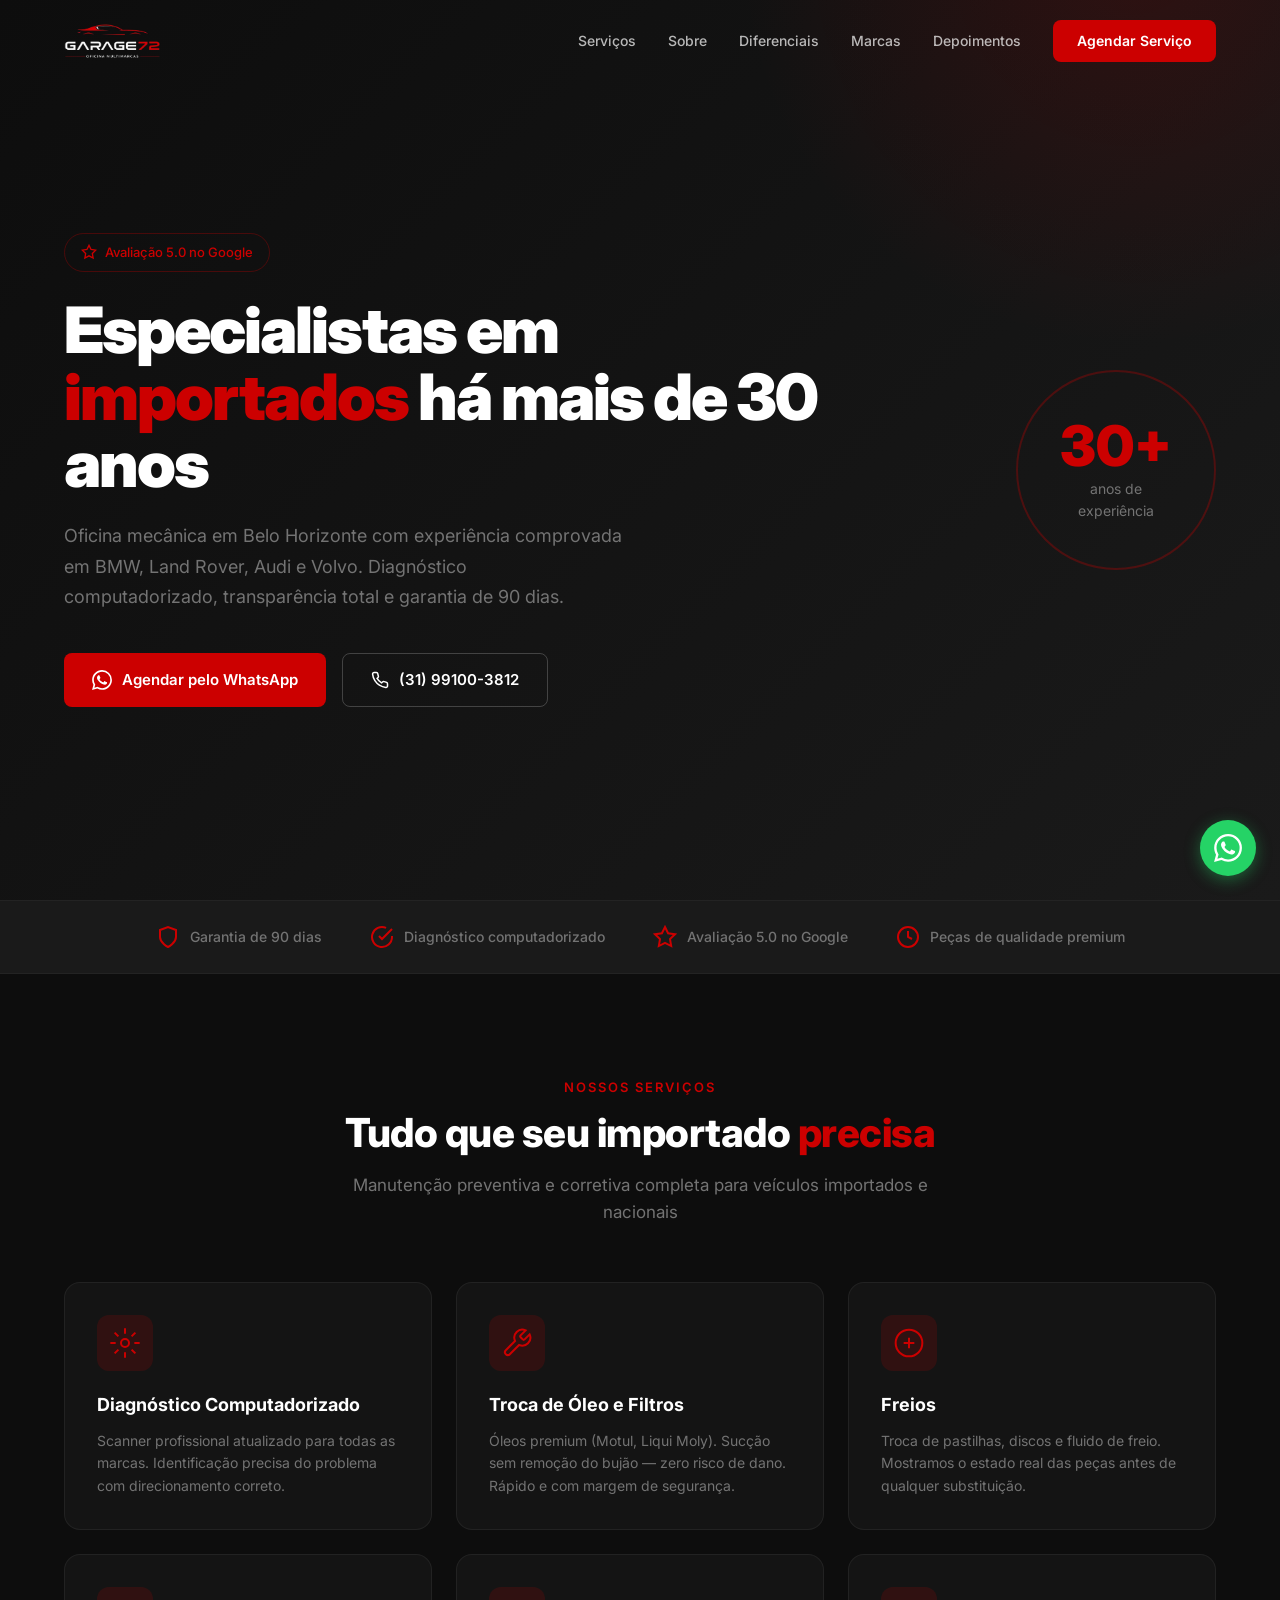
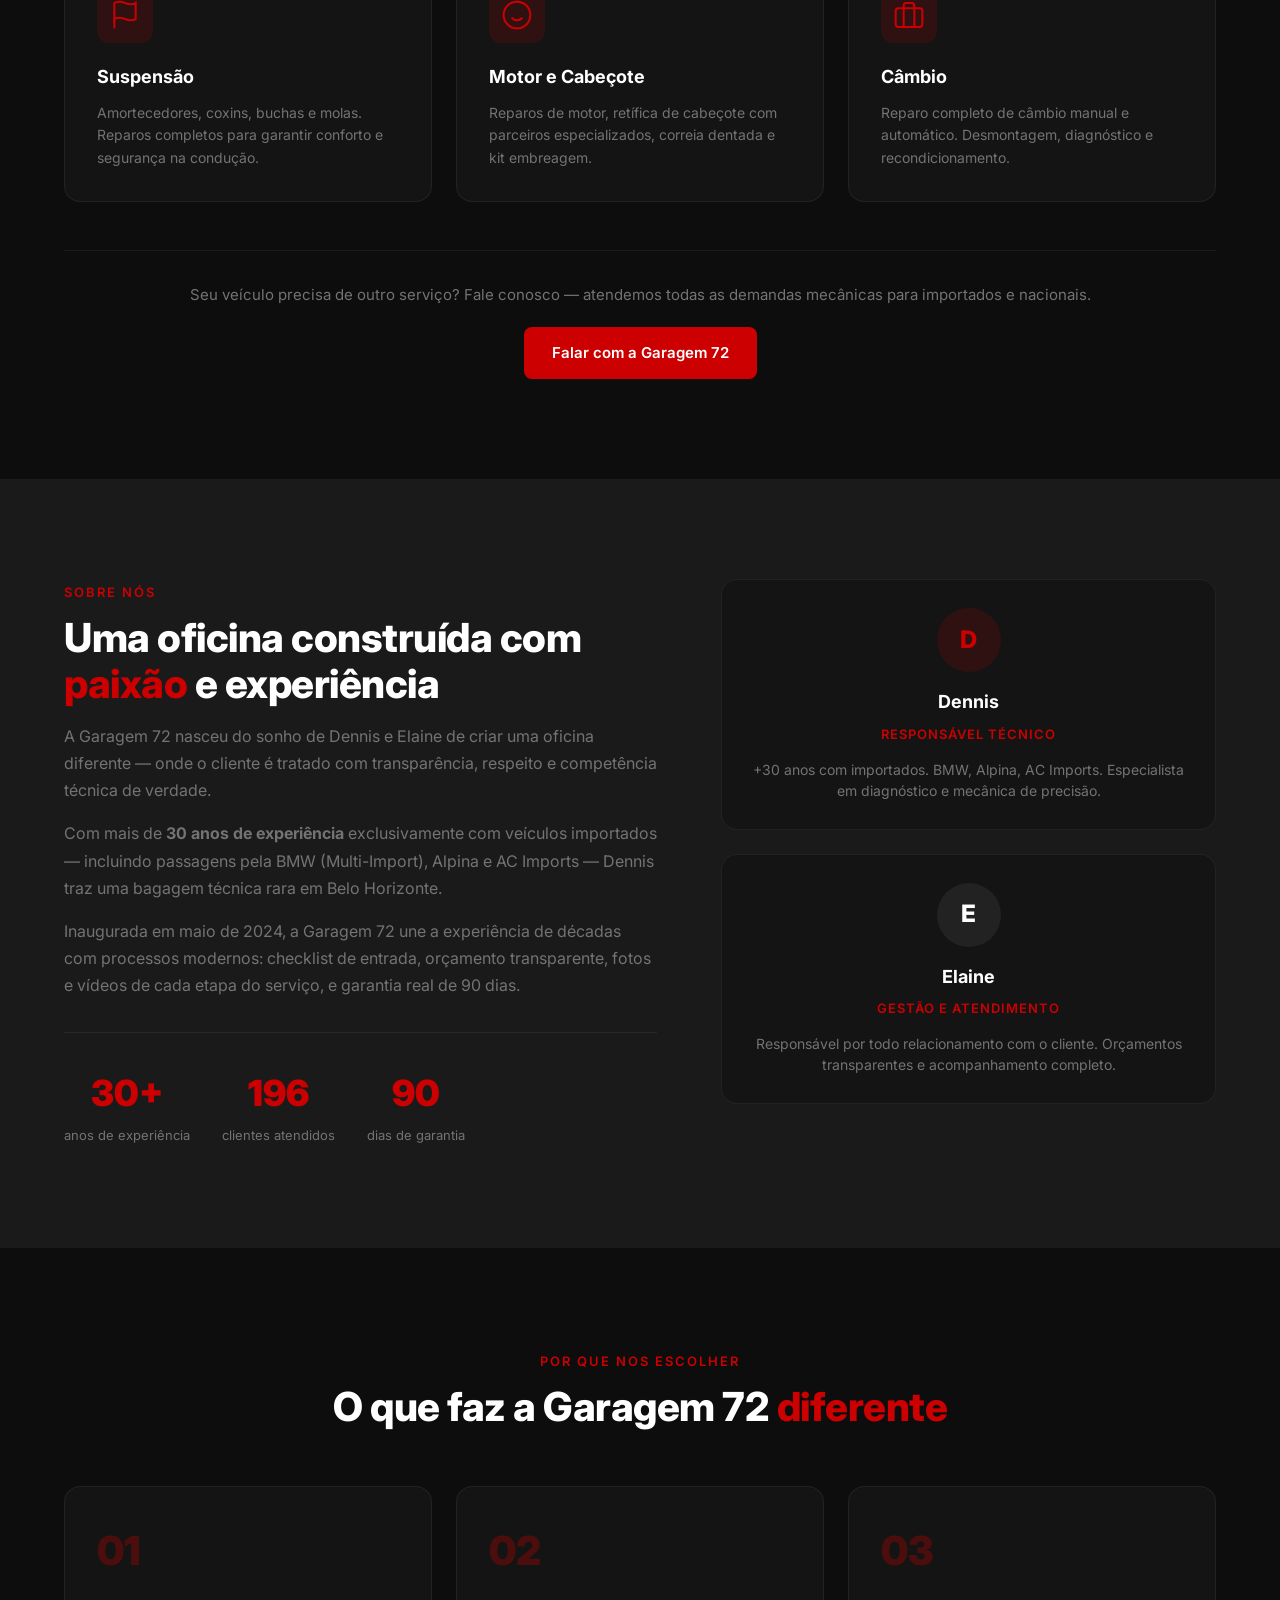
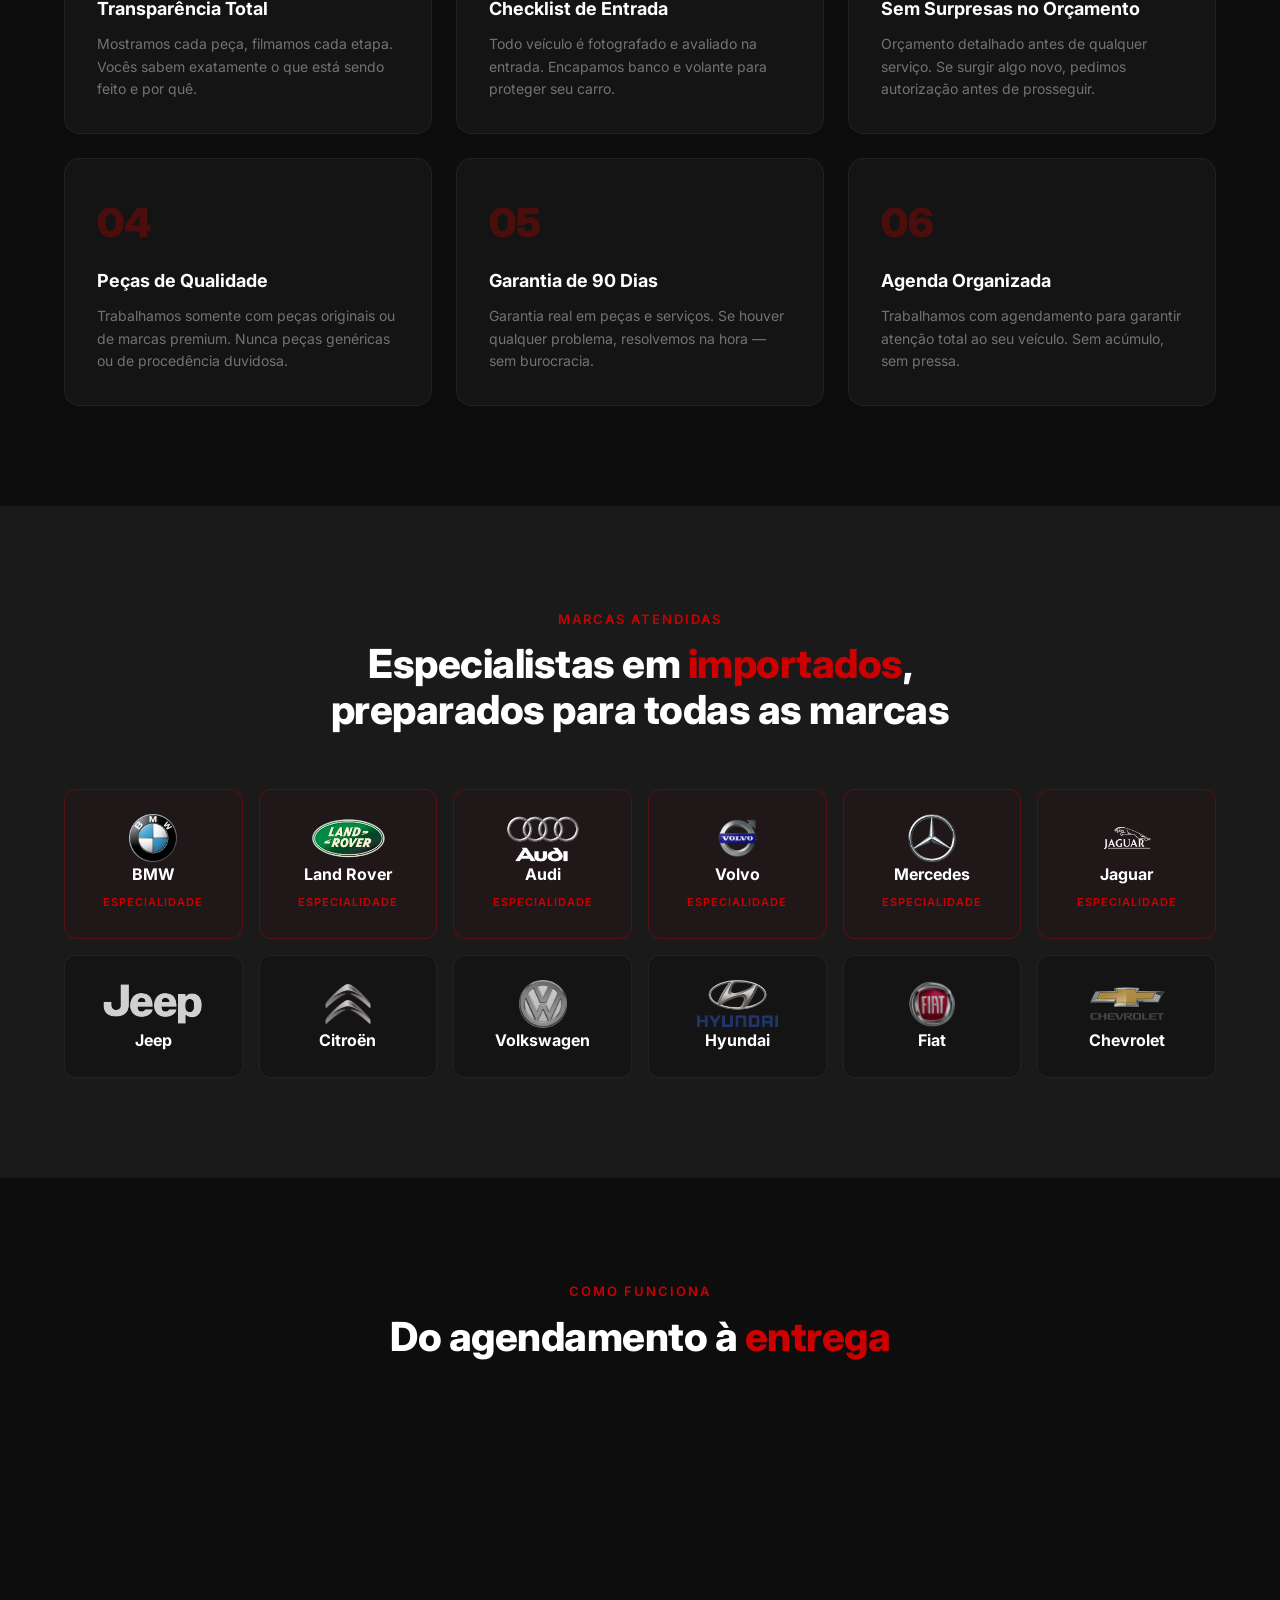
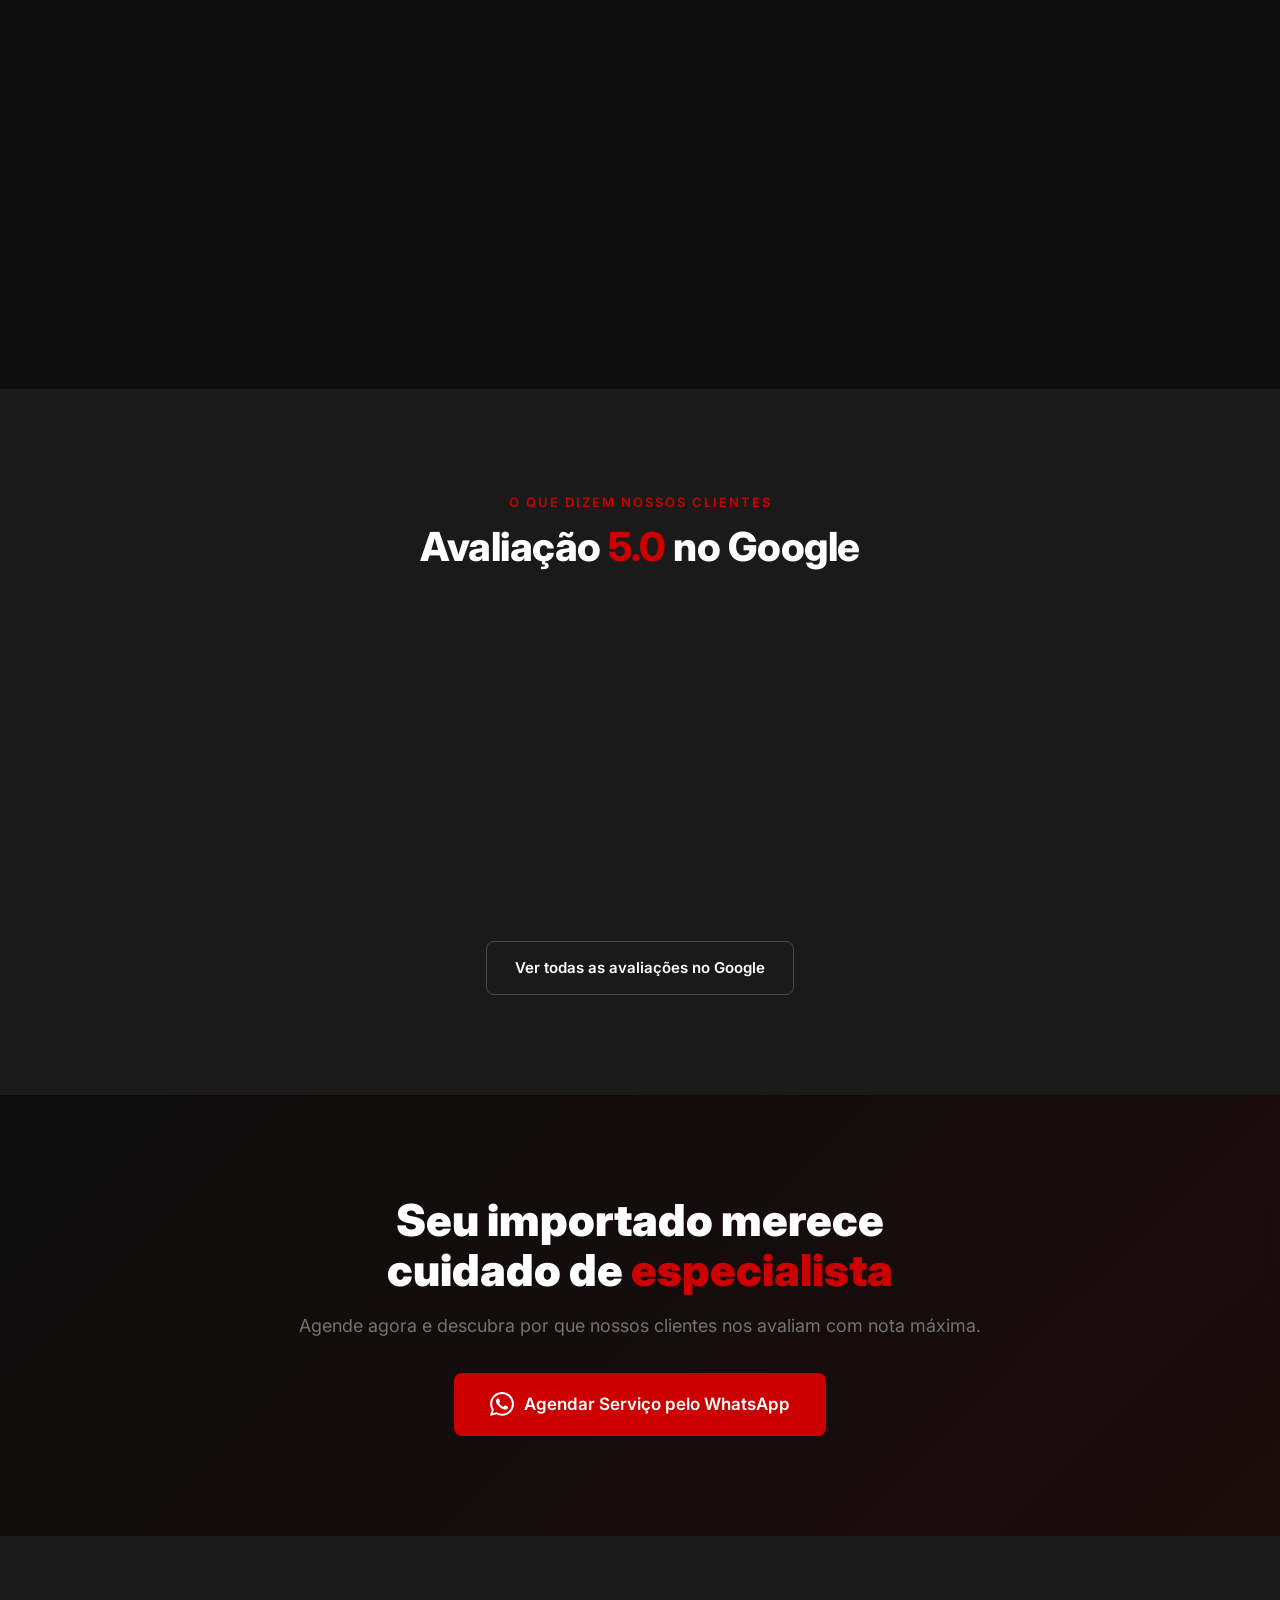
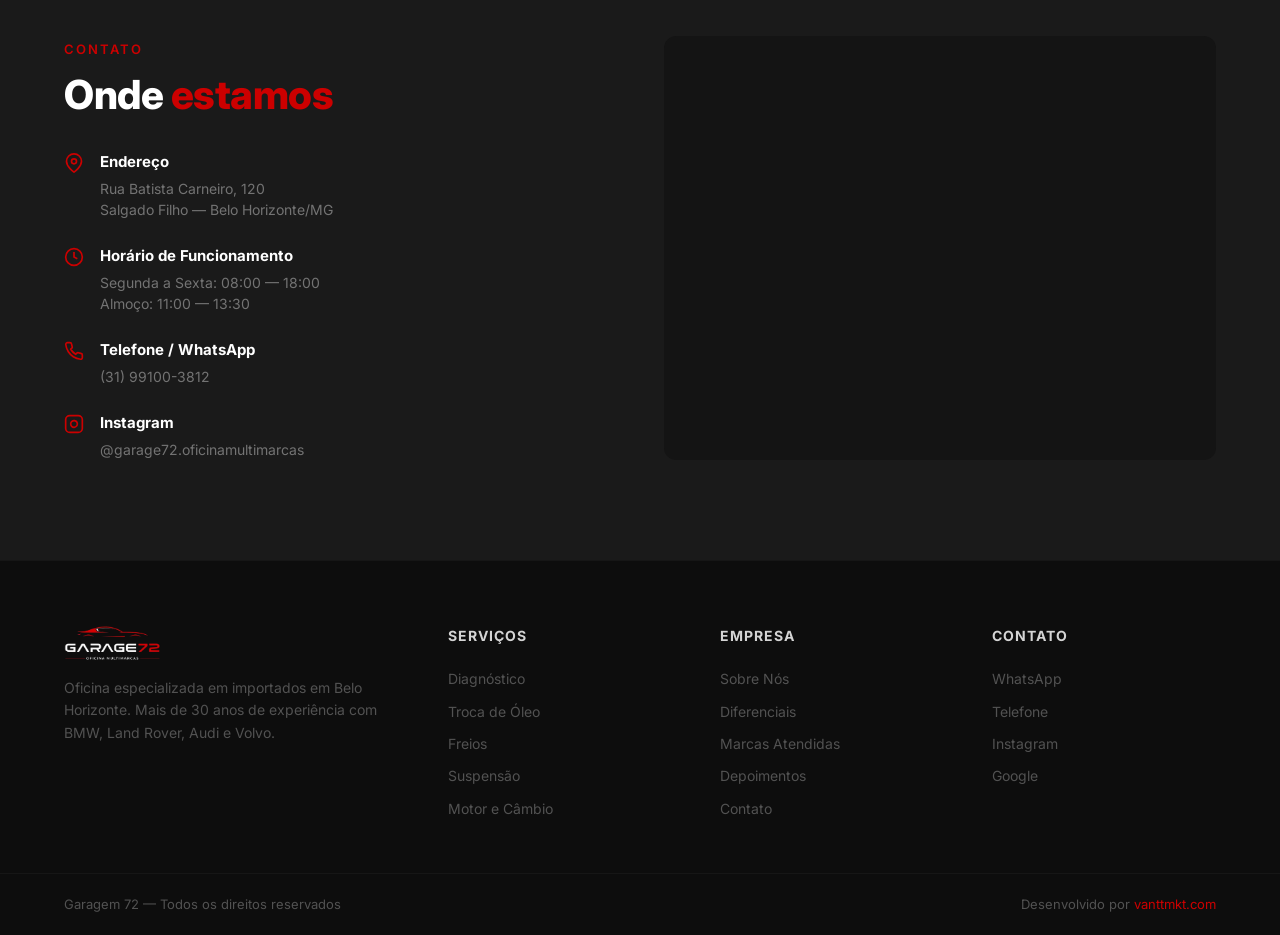
<file: index.html>
<!DOCTYPE html>
<html lang="pt-BR">
<head>
    <meta charset="UTF-8">
    <meta name="viewport" content="width=device-width, initial-scale=1.0">
    <meta name="description" content="Garagem 72 — Oficina especializada em importados em Belo Horizonte. +30 anos de experiência com BMW, Land Rover, Audi e Volvo. Diagnóstico computadorizado e garantia de 90 dias.">
    <meta name="keywords" content="oficina importados BH, mecânica BMW Belo Horizonte, revisão Land Rover BH, troca de óleo importado, oficina Audi BH, mecânica especializada importados">
    <meta property="og:title" content="Garagem 72 — Oficina Especializada em Importados | BH">
    <meta property="og:description" content="+30 anos de experiência com BMW, Land Rover, Audi e Volvo. Diagnóstico computadorizado. Garantia de 90 dias.">
    <meta property="og:type" content="website">
    <title>Garagem 72 — Oficina Especializada em Importados | Belo Horizonte</title>
    <link rel="preconnect" href="https://fonts.googleapis.com">
    <link rel="preconnect" href="https://fonts.gstatic.com" crossorigin>
    <link href="https://fonts.googleapis.com/css2?family=Inter:wght@300;400;500;600;700;800;900&display=swap" rel="stylesheet">
    <link rel="stylesheet" href="assets/css/style.css">
</head>
<body>
    <!-- HEADER -->
    <header class="header" id="header">
        <div class="container header__inner">
            <a href="/" class="header__logo" aria-label="Garagem 72 — Página inicial">
                <img src="assets/logo/logo-garage72.png" alt="Garage 72" class="header__logo-img" width="120" height="45">
            </a>
            <nav class="header__nav" id="mainNav">
                <a href="#servicos" class="header__link">Serviços</a>
                <a href="#sobre" class="header__link">Sobre</a>
                <a href="#diferenciais" class="header__link">Diferenciais</a>
                <a href="#marcas" class="header__link">Marcas</a>
                <a href="#depoimentos" class="header__link">Depoimentos</a>
                <a href="#contato" class="header__cta-link">Agendar Serviço</a>
            </nav>
            <button class="header__menu-btn" id="menuBtn" aria-label="Abrir menu">
                <span></span><span></span><span></span>
            </button>
        </div>
    </header>

    <!-- HERO -->
    <section class="hero">
        <div class="container hero__inner">
            <div class="hero__content">
                <div class="hero__badge">
                    <svg width="16" height="16" viewBox="0 0 24 24" fill="none" stroke="currentColor" stroke-width="2"><path d="M12 2l3.09 6.26L22 9.27l-5 4.87 1.18 6.88L12 17.77l-6.18 3.25L7 14.14 2 9.27l6.91-1.01L12 2z"/></svg>
                    Avaliação 5.0 no Google
                </div>
                <h1 class="hero__title">Especialistas em<br><span class="text-red">importados</span> há mais de 30 anos</h1>
                <p class="hero__text">Oficina mecânica em Belo Horizonte com experiência comprovada em BMW, Land Rover, Audi e Volvo. Diagnóstico computadorizado, transparência total e garantia de 90 dias.</p>
                <div class="hero__actions">
                    <a href="https://wa.me/5531991003812?text=Ol%C3%A1%2C%20vim%20pelo%20site%20e%20gostaria%20de%20agendar%20um%20servi%C3%A7o." class="btn btn--primary" target="_blank" rel="noopener">
                        <svg width="20" height="20" viewBox="0 0 24 24" fill="currentColor"><path d="M17.472 14.382c-.297-.149-1.758-.867-2.03-.967-.273-.099-.471-.148-.67.15-.197.297-.767.966-.94 1.164-.173.199-.347.223-.644.075-.297-.15-1.255-.463-2.39-1.475-.883-.788-1.48-1.761-1.653-2.059-.173-.297-.018-.458.13-.606.134-.133.298-.347.446-.52.149-.174.198-.298.298-.497.099-.198.05-.371-.025-.52-.075-.149-.669-1.612-.916-2.207-.242-.579-.487-.5-.669-.51-.173-.008-.371-.01-.57-.01-.198 0-.52.074-.792.372-.272.297-1.04 1.016-1.04 2.479 0 1.462 1.065 2.875 1.213 3.074.149.198 2.096 3.2 5.077 4.487.709.306 1.262.489 1.694.625.712.227 1.36.195 1.871.118.571-.085 1.758-.719 2.006-1.413.248-.694.248-1.289.173-1.413-.074-.124-.272-.198-.57-.347m-5.421 7.403h-.004a9.87 9.87 0 01-5.031-1.378l-.361-.214-3.741.982.998-3.648-.235-.374a9.86 9.86 0 01-1.51-5.26c.001-5.45 4.436-9.884 9.888-9.884 2.64 0 5.122 1.03 6.988 2.898a9.825 9.825 0 012.893 6.994c-.003 5.45-4.437 9.884-9.885 9.884m8.413-18.297A11.815 11.815 0 0012.05 0C5.495 0 .16 5.335.157 11.892c0 2.096.547 4.142 1.588 5.945L.057 24l6.305-1.654a11.882 11.882 0 005.683 1.448h.005c6.554 0 11.89-5.335 11.893-11.893a11.821 11.821 0 00-3.48-8.413z"/></svg>
                        Agendar pelo WhatsApp
                    </a>
                    <a href="tel:+5531991003812" class="btn btn--outline">
                        <svg width="18" height="18" viewBox="0 0 24 24" fill="none" stroke="currentColor" stroke-width="2"><path d="M22 16.92v3a2 2 0 0 1-2.18 2 19.79 19.79 0 0 1-8.63-3.07 19.5 19.5 0 0 1-6-6 19.79 19.79 0 0 1-3.07-8.67A2 2 0 0 1 4.11 2h3a2 2 0 0 1 2 1.72 12.84 12.84 0 0 0 .7 2.81 2 2 0 0 1-.45 2.11L8.09 9.91a16 16 0 0 0 6 6l1.27-1.27a2 2 0 0 1 2.11-.45 12.84 12.84 0 0 0 2.81.7A2 2 0 0 1 22 16.92z"/></svg>
                        (31) 99100-3812
                    </a>
                </div>
            </div>
            <div class="hero__visual">
                <div class="hero__experience">
                    <span class="hero__experience-number">30+</span>
                    <span class="hero__experience-text">anos de<br>experiência</span>
                </div>
            </div>
        </div>
    </section>

    <!-- TRUST BAR -->
    <section class="trust-bar">
        <div class="container">
            <div class="trust-bar__inner">
                <div class="trust-bar__item">
                    <svg width="24" height="24" viewBox="0 0 24 24" fill="none" stroke="currentColor" stroke-width="2"><path d="M12 22s8-4 8-10V5l-8-3-8 3v7c0 6 8 10 8 10z"/></svg>
                    <span>Garantia de 90 dias</span>
                </div>
                <div class="trust-bar__item">
                    <svg width="24" height="24" viewBox="0 0 24 24" fill="none" stroke="currentColor" stroke-width="2"><path d="M22 11.08V12a10 10 0 1 1-5.93-9.14"/><polyline points="22 4 12 14.01 9 11.01"/></svg>
                    <span>Diagnóstico computadorizado</span>
                </div>
                <div class="trust-bar__item">
                    <svg width="24" height="24" viewBox="0 0 24 24" fill="none" stroke="currentColor" stroke-width="2"><path d="M12 2l3.09 6.26L22 9.27l-5 4.87 1.18 6.88L12 17.77l-6.18 3.25L7 14.14 2 9.27l6.91-1.01L12 2z"/></svg>
                    <span>Avaliação 5.0 no Google</span>
                </div>
                <div class="trust-bar__item">
                    <svg width="24" height="24" viewBox="0 0 24 24" fill="none" stroke="currentColor" stroke-width="2"><circle cx="12" cy="12" r="10"/><path d="M12 6v6l4 2"/></svg>
                    <span>Peças de qualidade premium</span>
                </div>
            </div>
        </div>
    </section>

    <!-- SERVIÇOS -->
    <section class="services" id="servicos">
        <div class="container">
            <div class="section-header">
                <span class="section-label">Nossos Serviços</span>
                <h2 class="section-title">Tudo que seu importado <span class="text-red">precisa</span></h2>
                <p class="section-text">Manutenção preventiva e corretiva completa para veículos importados e nacionais</p>
            </div>
            <div class="services__grid">
                <div class="service-card">
                    <div class="service-card__icon">
                        <svg width="32" height="32" viewBox="0 0 24 24" fill="none" stroke="currentColor" stroke-width="1.5"><circle cx="12" cy="12" r="3"/><path d="M12 1v4m0 14v4M4.22 4.22l2.83 2.83m9.9 9.9l2.83 2.83M1 12h4m14 0h4M4.22 19.78l2.83-2.83m9.9-9.9l2.83-2.83"/></svg>
                    </div>
                    <h3>Diagnóstico Computadorizado</h3>
                    <p>Scanner profissional atualizado para todas as marcas. Identificação precisa do problema com direcionamento correto.</p>
                </div>
                <div class="service-card">
                    <div class="service-card__icon">
                        <svg width="32" height="32" viewBox="0 0 24 24" fill="none" stroke="currentColor" stroke-width="1.5"><path d="M14.7 6.3a1 1 0 0 0 0 1.4l1.6 1.6a1 1 0 0 0 1.4 0l3.77-3.77a6 6 0 0 1-7.94 7.94l-6.91 6.91a2.12 2.12 0 0 1-3-3l6.91-6.91a6 6 0 0 1 7.94-7.94l-3.76 3.76z"/></svg>
                    </div>
                    <h3>Troca de Óleo e Filtros</h3>
                    <p>Óleos premium (Motul, Liqui Moly). Sucção sem remoção do bujão — zero risco de dano. Rápido e com margem de segurança.</p>
                </div>
                <div class="service-card">
                    <div class="service-card__icon">
                        <svg width="32" height="32" viewBox="0 0 24 24" fill="none" stroke="currentColor" stroke-width="1.5"><circle cx="12" cy="12" r="10"/><line x1="12" y1="8" x2="12" y2="16"/><line x1="8" y1="12" x2="16" y2="12"/></svg>
                    </div>
                    <h3>Freios</h3>
                    <p>Troca de pastilhas, discos e fluido de freio. Mostramos o estado real das peças antes de qualquer substituição.</p>
                </div>
                <div class="service-card">
                    <div class="service-card__icon">
                        <svg width="32" height="32" viewBox="0 0 24 24" fill="none" stroke="currentColor" stroke-width="1.5"><path d="M4 15s1-1 4-1 5 2 8 2 4-1 4-1V3s-1 1-4 1-5-2-8-2-4 1-4 1z"/><line x1="4" y1="22" x2="4" y2="15"/></svg>
                    </div>
                    <h3>Suspensão</h3>
                    <p>Amortecedores, coxins, buchas e molas. Reparos completos para garantir conforto e segurança na condução.</p>
                </div>
                <div class="service-card">
                    <div class="service-card__icon">
                        <svg width="32" height="32" viewBox="0 0 24 24" fill="none" stroke="currentColor" stroke-width="1.5"><circle cx="12" cy="12" r="10"/><path d="M8 14s1.5 2 4 2 4-2 4-2"/><line x1="9" y1="9" x2="9.01" y2="9"/><line x1="15" y1="9" x2="15.01" y2="9"/></svg>
                    </div>
                    <h3>Motor e Cabeçote</h3>
                    <p>Reparos de motor, retífica de cabeçote com parceiros especializados, correia dentada e kit embreagem.</p>
                </div>
                <div class="service-card">
                    <div class="service-card__icon">
                        <svg width="32" height="32" viewBox="0 0 24 24" fill="none" stroke="currentColor" stroke-width="1.5"><rect x="2" y="7" width="20" height="14" rx="2" ry="2"/><path d="M16 21V5a2 2 0 0 0-2-2h-4a2 2 0 0 0-2 2v16"/></svg>
                    </div>
                    <h3>Câmbio</h3>
                    <p>Reparo completo de câmbio manual e automático. Desmontagem, diagnóstico e recondicionamento.</p>
                </div>
            </div>
            <div class="services__cta">
                <p>Seu veículo precisa de outro serviço? Fale conosco — atendemos todas as demandas mecânicas para importados e nacionais.</p>
                <a href="https://wa.me/5531991003812?text=Ol%C3%A1%2C%20vim%20pelo%20site%20e%20gostaria%20de%20saber%20mais%20sobre%20os%20servi%C3%A7os." class="btn btn--primary" target="_blank" rel="noopener">Falar com a Garagem 72</a>
            </div>
        </div>
    </section>

    <!-- SOBRE -->
    <section class="about" id="sobre">
        <div class="container">
            <div class="about__inner">
                <div class="about__content">
                    <span class="section-label">Sobre Nós</span>
                    <h2 class="section-title">Uma oficina construída com <span class="text-red">paixão</span> e experiência</h2>
                    <p>A Garagem 72 nasceu do sonho de Dennis e Elaine de criar uma oficina diferente — onde o cliente é tratado com transparência, respeito e competência técnica de verdade.</p>
                    <p>Com mais de <strong>30 anos de experiência</strong> exclusivamente com veículos importados — incluindo passagens pela BMW (Multi-Import), Alpina e AC Imports — Dennis traz uma bagagem técnica rara em Belo Horizonte.</p>
                    <p>Inaugurada em maio de 2024, a Garagem 72 une a experiência de décadas com processos modernos: checklist de entrada, orçamento transparente, fotos e vídeos de cada etapa do serviço, e garantia real de 90 dias.</p>
                    <div class="about__stats">
                        <div class="about__stat">
                            <span class="about__stat-number">30+</span>
                            <span class="about__stat-label">anos de experiência</span>
                        </div>
                        <div class="about__stat">
                            <span class="about__stat-number">196</span>
                            <span class="about__stat-label">clientes atendidos</span>
                        </div>
                        <div class="about__stat">
                            <span class="about__stat-number">90</span>
                            <span class="about__stat-label">dias de garantia</span>
                        </div>
                    </div>
                </div>
                <div class="about__team">
                    <div class="team-card">
                        <div class="team-card__avatar team-card__avatar--dennis">D</div>
                        <h3>Dennis</h3>
                        <span class="team-card__role">Responsável Técnico</span>
                        <p>+30 anos com importados. BMW, Alpina, AC Imports. Especialista em diagnóstico e mecânica de precisão.</p>
                    </div>
                    <div class="team-card">
                        <div class="team-card__avatar team-card__avatar--elaine">E</div>
                        <h3>Elaine</h3>
                        <span class="team-card__role">Gestão e Atendimento</span>
                        <p>Responsável por todo relacionamento com o cliente. Orçamentos transparentes e acompanhamento completo.</p>
                    </div>
                </div>
            </div>
        </div>
    </section>

    <!-- DIFERENCIAIS -->
    <section class="differentials" id="diferenciais">
        <div class="container">
            <div class="section-header">
                <span class="section-label">Por que nos escolher</span>
                <h2 class="section-title">O que faz a Garagem 72 <span class="text-red">diferente</span></h2>
            </div>
            <div class="differentials__grid">
                <div class="diff-card">
                    <div class="diff-card__number">01</div>
                    <h3>Transparência Total</h3>
                    <p>Mostramos cada peça, filmamos cada etapa. Vocês sabem exatamente o que está sendo feito e por quê.</p>
                </div>
                <div class="diff-card">
                    <div class="diff-card__number">02</div>
                    <h3>Checklist de Entrada</h3>
                    <p>Todo veículo é fotografado e avaliado na entrada. Encapamos banco e volante para proteger seu carro.</p>
                </div>
                <div class="diff-card">
                    <div class="diff-card__number">03</div>
                    <h3>Sem Surpresas no Orçamento</h3>
                    <p>Orçamento detalhado antes de qualquer serviço. Se surgir algo novo, pedimos autorização antes de prosseguir.</p>
                </div>
                <div class="diff-card">
                    <div class="diff-card__number">04</div>
                    <h3>Peças de Qualidade</h3>
                    <p>Trabalhamos somente com peças originais ou de marcas premium. Nunca peças genéricas ou de procedência duvidosa.</p>
                </div>
                <div class="diff-card">
                    <div class="diff-card__number">05</div>
                    <h3>Garantia de 90 Dias</h3>
                    <p>Garantia real em peças e serviços. Se houver qualquer problema, resolvemos na hora — sem burocracia.</p>
                </div>
                <div class="diff-card">
                    <div class="diff-card__number">06</div>
                    <h3>Agenda Organizada</h3>
                    <p>Trabalhamos com agendamento para garantir atenção total ao seu veículo. Sem acúmulo, sem pressa.</p>
                </div>
            </div>
        </div>
    </section>

    <!-- MARCAS -->
    <section class="brands" id="marcas">
        <div class="container">
            <div class="section-header">
                <span class="section-label">Marcas Atendidas</span>
                <h2 class="section-title">Especialistas em <span class="text-red">importados</span>, preparados para todas as marcas</h2>
            </div>
            <div class="brands__grid">
                <div class="brand-card brand-card--highlight">
                    <img src="assets/images/marcas/png/bmw.png" alt="BMW" class="brand-card__logo" loading="lazy">
                    <span class="brand-card__name">BMW</span>
                    <span class="brand-card__tag">Especialidade</span>
                </div>
                <div class="brand-card brand-card--highlight">
                    <img src="assets/images/marcas/png/land-rover.png" alt="Land Rover" class="brand-card__logo" loading="lazy">
                    <span class="brand-card__name">Land Rover</span>
                    <span class="brand-card__tag">Especialidade</span>
                </div>
                <div class="brand-card brand-card--highlight">
                    <img src="assets/images/marcas/png/audi.png" alt="Audi" class="brand-card__logo" loading="lazy">
                    <span class="brand-card__name">Audi</span>
                    <span class="brand-card__tag">Especialidade</span>
                </div>
                <div class="brand-card brand-card--highlight">
                    <img src="assets/images/marcas/png/volvo.png" alt="Volvo" class="brand-card__logo" loading="lazy">
                    <span class="brand-card__name">Volvo</span>
                    <span class="brand-card__tag">Especialidade</span>
                </div>
                <div class="brand-card brand-card--highlight">
                    <img src="assets/images/marcas/png/mercedes.png" alt="Mercedes-Benz" class="brand-card__logo" loading="lazy">
                    <span class="brand-card__name">Mercedes</span>
                    <span class="brand-card__tag">Especialidade</span>
                </div>
                <div class="brand-card brand-card--highlight">
                    <img src="assets/images/marcas/png/jaguar.png" alt="Jaguar" class="brand-card__logo" loading="lazy">
                    <span class="brand-card__name">Jaguar</span>
                    <span class="brand-card__tag">Especialidade</span>
                </div>
                <div class="brand-card">
                    <img src="assets/images/marcas/png/jeep.png" alt="Jeep" class="brand-card__logo" loading="lazy">
                    <span class="brand-card__name">Jeep</span>
                </div>
                <div class="brand-card">
                    <img src="assets/images/marcas/png/citroen.png" alt="Citroën" class="brand-card__logo" loading="lazy">
                    <span class="brand-card__name">Citroën</span>
                </div>
                <div class="brand-card">
                    <img src="assets/images/marcas/png/volkswagen.png" alt="Volkswagen" class="brand-card__logo" loading="lazy">
                    <span class="brand-card__name">Volkswagen</span>
                </div>
                <div class="brand-card">
                    <img src="assets/images/marcas/png/hyundai.png" alt="Hyundai" class="brand-card__logo" loading="lazy">
                    <span class="brand-card__name">Hyundai</span>
                </div>
                <div class="brand-card">
                    <img src="assets/images/marcas/png/fiat.png" alt="Fiat" class="brand-card__logo" loading="lazy">
                    <span class="brand-card__name">Fiat</span>
                </div>
                <div class="brand-card">
                    <img src="assets/images/marcas/png/chevrolet.png" alt="Chevrolet" class="brand-card__logo" loading="lazy">
                    <span class="brand-card__name">Chevrolet</span>
                </div>
            </div>
        </div>
    </section>

    <!-- PROCESSO -->
    <section class="process">
        <div class="container">
            <div class="section-header">
                <span class="section-label">Como Funciona</span>
                <h2 class="section-title">Do agendamento à <span class="text-red">entrega</span></h2>
            </div>
            <div class="process__timeline">
                <div class="process__step">
                    <div class="process__step-number">1</div>
                    <h3>Agendamento</h3>
                    <p>Entre em contato pelo WhatsApp ou telefone. Combinamos o melhor dia e horário para receber seu veículo.</p>
                </div>
                <div class="process__step">
                    <div class="process__step-number">2</div>
                    <h3>Recepção e Checklist</h3>
                    <p>Fotografamos o veículo, encapamos banco e volante, e realizamos um checklist completo do estado atual.</p>
                </div>
                <div class="process__step">
                    <div class="process__step-number">3</div>
                    <h3>Diagnóstico</h3>
                    <p>Dennis avalia pessoalmente com scanner profissional. Identificamos o problema com precisão e explicamos tudo.</p>
                </div>
                <div class="process__step">
                    <div class="process__step-number">4</div>
                    <h3>Orçamento Transparente</h3>
                    <p>Receba o orçamento detalhado por WhatsApp com peças, mão de obra e condições de pagamento.</p>
                </div>
                <div class="process__step">
                    <div class="process__step-number">5</div>
                    <h3>Execução e Acompanhamento</h3>
                    <p>Fotos e vídeos de cada etapa. Se surgir algo adicional, pedimos autorização antes de prosseguir.</p>
                </div>
                <div class="process__step">
                    <div class="process__step-number">6</div>
                    <h3>Entrega com Garantia</h3>
                    <p>Veículo testado, limpo e entregue com garantia de 90 dias em peças e serviços.</p>
                </div>
            </div>
        </div>
    </section>

    <!-- DEPOIMENTOS -->
    <section class="testimonials" id="depoimentos">
        <div class="container">
            <div class="section-header">
                <span class="section-label">O que dizem nossos clientes</span>
                <h2 class="section-title">Avaliação <span class="text-red">5.0</span> no Google</h2>
            </div>
            <div class="testimonials__grid">
                <div class="testimonial-card">
                    <div class="testimonial-card__stars">&#9733;&#9733;&#9733;&#9733;&#9733;</div>
                    <p>"Atendimento impecável. O Dennis explicou cada detalhe do serviço, mostrou as peças e foi totalmente transparente. Voltarei sempre."</p>
                    <div class="testimonial-card__author">
                        <span class="testimonial-card__name">Cliente verificado</span>
                        <span class="testimonial-card__source">Google</span>
                    </div>
                </div>
                <div class="testimonial-card">
                    <div class="testimonial-card__stars">&#9733;&#9733;&#9733;&#9733;&#9733;</div>
                    <p>"Já passei em várias oficinas com minha BMW e nenhuma foi tão honesta e competente. Preço justo e serviço excelente."</p>
                    <div class="testimonial-card__author">
                        <span class="testimonial-card__name">Cliente verificado</span>
                        <span class="testimonial-card__source">Google</span>
                    </div>
                </div>
                <div class="testimonial-card">
                    <div class="testimonial-card__stars">&#9733;&#9733;&#9733;&#9733;&#9733;</div>
                    <p>"A Elaine me atendeu muito bem, explicou tudo antes de começar. Recebi fotos do serviço sendo feito. Confiança total."</p>
                    <div class="testimonial-card__author">
                        <span class="testimonial-card__name">Cliente verificado</span>
                        <span class="testimonial-card__source">Google</span>
                    </div>
                </div>
            </div>
            <div class="testimonials__cta">
                <a href="https://g.page/r/CbcKuihMLRUkEAI/review" class="btn btn--outline" target="_blank" rel="noopener">Ver todas as avaliações no Google</a>
            </div>
        </div>
    </section>

    <!-- CTA -->
    <section class="cta-section">
        <div class="container cta-section__inner">
            <h2>Seu importado merece<br>cuidado de <span class="text-red">especialista</span></h2>
            <p>Agende agora e descubra por que nossos clientes nos avaliam com nota máxima.</p>
            <a href="https://wa.me/5531991003812?text=Ol%C3%A1%2C%20vim%20pelo%20site%20e%20gostaria%20de%20agendar%20um%20servi%C3%A7o." class="btn btn--primary btn--large" target="_blank" rel="noopener">
                <svg width="24" height="24" viewBox="0 0 24 24" fill="currentColor"><path d="M17.472 14.382c-.297-.149-1.758-.867-2.03-.967-.273-.099-.471-.148-.67.15-.197.297-.767.966-.94 1.164-.173.199-.347.223-.644.075-.297-.15-1.255-.463-2.39-1.475-.883-.788-1.48-1.761-1.653-2.059-.173-.297-.018-.458.13-.606.134-.133.298-.347.446-.52.149-.174.198-.298.298-.497.099-.198.05-.371-.025-.52-.075-.149-.669-1.612-.916-2.207-.242-.579-.487-.5-.669-.51-.173-.008-.371-.01-.57-.01-.198 0-.52.074-.792.372-.272.297-1.04 1.016-1.04 2.479 0 1.462 1.065 2.875 1.213 3.074.149.198 2.096 3.2 5.077 4.487.709.306 1.262.489 1.694.625.712.227 1.36.195 1.871.118.571-.085 1.758-.719 2.006-1.413.248-.694.248-1.289.173-1.413-.074-.124-.272-.198-.57-.347m-5.421 7.403h-.004a9.87 9.87 0 01-5.031-1.378l-.361-.214-3.741.982.998-3.648-.235-.374a9.86 9.86 0 01-1.51-5.26c.001-5.45 4.436-9.884 9.888-9.884 2.64 0 5.122 1.03 6.988 2.898a9.825 9.825 0 012.893 6.994c-.003 5.45-4.437 9.884-9.885 9.884m8.413-18.297A11.815 11.815 0 0012.05 0C5.495 0 .16 5.335.157 11.892c0 2.096.547 4.142 1.588 5.945L.057 24l6.305-1.654a11.882 11.882 0 005.683 1.448h.005c6.554 0 11.89-5.335 11.893-11.893a11.821 11.821 0 00-3.48-8.413z"/></svg>
                Agendar Serviço pelo WhatsApp
            </a>
        </div>
    </section>

    <!-- CONTATO / MAPA -->
    <section class="contact" id="contato">
        <div class="container">
            <div class="contact__inner">
                <div class="contact__info">
                    <span class="section-label">Contato</span>
                    <h2 class="section-title">Onde <span class="text-red">estamos</span></h2>
                    <div class="contact__details">
                        <div class="contact__detail">
                            <svg width="20" height="20" viewBox="0 0 24 24" fill="none" stroke="currentColor" stroke-width="2"><path d="M21 10c0 7-9 13-9 13s-9-6-9-13a9 9 0 0 1 18 0z"/><circle cx="12" cy="10" r="3"/></svg>
                            <div>
                                <strong>Endereço</strong>
                                <p>Rua Batista Carneiro, 120<br>Salgado Filho — Belo Horizonte/MG</p>
                            </div>
                        </div>
                        <div class="contact__detail">
                            <svg width="20" height="20" viewBox="0 0 24 24" fill="none" stroke="currentColor" stroke-width="2"><circle cx="12" cy="12" r="10"/><path d="M12 6v6l4 2"/></svg>
                            <div>
                                <strong>Horário de Funcionamento</strong>
                                <p>Segunda a Sexta: 08:00 — 18:00<br>Almoço: 11:00 — 13:30</p>
                            </div>
                        </div>
                        <div class="contact__detail">
                            <svg width="20" height="20" viewBox="0 0 24 24" fill="none" stroke="currentColor" stroke-width="2"><path d="M22 16.92v3a2 2 0 0 1-2.18 2 19.79 19.79 0 0 1-8.63-3.07 19.5 19.5 0 0 1-6-6 19.79 19.79 0 0 1-3.07-8.67A2 2 0 0 1 4.11 2h3a2 2 0 0 1 2 1.72 12.84 12.84 0 0 0 .7 2.81 2 2 0 0 1-.45 2.11L8.09 9.91a16 16 0 0 0 6 6l1.27-1.27a2 2 0 0 1 2.11-.45 12.84 12.84 0 0 0 2.81.7A2 2 0 0 1 22 16.92z"/></svg>
                            <div>
                                <strong>Telefone / WhatsApp</strong>
                                <p>(31) 99100-3812</p>
                            </div>
                        </div>
                        <div class="contact__detail">
                            <svg width="20" height="20" viewBox="0 0 24 24" fill="none" stroke="currentColor" stroke-width="2"><rect x="2" y="2" width="20" height="20" rx="5" ry="5"/><path d="M16 11.37A4 4 0 1 1 12.63 8 4 4 0 0 1 16 11.37z"/><line x1="17.5" y1="6.5" x2="17.51" y2="6.5"/></svg>
                            <div>
                                <strong>Instagram</strong>
                                <p>@garage72.oficinamultimarcas</p>
                            </div>
                        </div>
                    </div>
                </div>
                <div class="contact__map">
                    <iframe src="https://www.google.com/maps/embed?pb=!1m18!1m12!1m3!1d3750.8!2d-43.97!3d-19.92!2m3!1f0!2f0!3f0!3m2!1i1024!2i768!4f13.1!3m3!1m2!1s0x0%3A0x24152c4c28a80ab7!2sGaragem%2072!5e0!3m2!1spt-BR!2sbr!4v1" width="100%" height="100%" style="border:0;border-radius:12px" allowfullscreen loading="lazy" referrerpolicy="no-referrer-when-downgrade"></iframe>
                </div>
            </div>
        </div>
    </section>

    <!-- FOOTER -->
    <footer class="footer">
        <div class="container footer__inner">
            <div class="footer__brand">
                <img src="assets/logo/logo-garage72.png" alt="Garage 72" class="footer__logo">
                <p>Oficina especializada em importados em Belo Horizonte. Mais de 30 anos de experiência com BMW, Land Rover, Audi e Volvo.</p>
            </div>
            <div class="footer__links">
                <h4>Serviços</h4>
                <a href="#servicos">Diagnóstico</a>
                <a href="#servicos">Troca de Óleo</a>
                <a href="#servicos">Freios</a>
                <a href="#servicos">Suspensão</a>
                <a href="#servicos">Motor e Câmbio</a>
            </div>
            <div class="footer__links">
                <h4>Empresa</h4>
                <a href="#sobre">Sobre Nós</a>
                <a href="#diferenciais">Diferenciais</a>
                <a href="#marcas">Marcas Atendidas</a>
                <a href="#depoimentos">Depoimentos</a>
                <a href="#contato">Contato</a>
            </div>
            <div class="footer__links">
                <h4>Contato</h4>
                <a href="https://wa.me/5531991003812" target="_blank" rel="noopener">WhatsApp</a>
                <a href="tel:+5531991003812">Telefone</a>
                <a href="https://www.instagram.com/garage72.oficinamultimarcas" target="_blank" rel="noopener">Instagram</a>
                <a href="https://g.page/r/CbcKuihMLRUkEAI/review" target="_blank" rel="noopener">Google</a>
            </div>
        </div>
        <div class="footer__bottom">
            <div class="container footer__bottom-inner">
                <span>Garagem 72 — Todos os direitos reservados</span>
                <span>Desenvolvido por <a href="https://vanttmkt.com" target="_blank" rel="noopener">vanttmkt.com</a></span>
            </div>
        </div>
    </footer>

    <!-- WHATSAPP FLOAT -->
    <a href="https://wa.me/5531991003812?text=Ol%C3%A1%2C%20vim%20pelo%20site%20e%20gostaria%20de%20agendar%20um%20servi%C3%A7o." class="whatsapp-float" target="_blank" rel="noopener" aria-label="Conversar pelo WhatsApp">
        <svg width="28" height="28" viewBox="0 0 24 24" fill="#FFFFFF"><path d="M17.472 14.382c-.297-.149-1.758-.867-2.03-.967-.273-.099-.471-.148-.67.15-.197.297-.767.966-.94 1.164-.173.199-.347.223-.644.075-.297-.15-1.255-.463-2.39-1.475-.883-.788-1.48-1.761-1.653-2.059-.173-.297-.018-.458.13-.606.134-.133.298-.347.446-.52.149-.174.198-.298.298-.497.099-.198.05-.371-.025-.52-.075-.149-.669-1.612-.916-2.207-.242-.579-.487-.5-.669-.51-.173-.008-.371-.01-.57-.01-.198 0-.52.074-.792.372-.272.297-1.04 1.016-1.04 2.479 0 1.462 1.065 2.875 1.213 3.074.149.198 2.096 3.2 5.077 4.487.709.306 1.262.489 1.694.625.712.227 1.36.195 1.871.118.571-.085 1.758-.719 2.006-1.413.248-.694.248-1.289.173-1.413-.074-.124-.272-.198-.57-.347m-5.421 7.403h-.004a9.87 9.87 0 01-5.031-1.378l-.361-.214-3.741.982.998-3.648-.235-.374a9.86 9.86 0 01-1.51-5.26c.001-5.45 4.436-9.884 9.888-9.884 2.64 0 5.122 1.03 6.988 2.898a9.825 9.825 0 012.893 6.994c-.003 5.45-4.437 9.884-9.885 9.884m8.413-18.297A11.815 11.815 0 0012.05 0C5.495 0 .16 5.335.157 11.892c0 2.096.547 4.142 1.588 5.945L.057 24l6.305-1.654a11.882 11.882 0 005.683 1.448h.005c6.554 0 11.89-5.335 11.893-11.893a11.821 11.821 0 00-3.48-8.413z"/></svg>
    </a>

    <script src="assets/js/main.js" defer></script>
</body>
</html>
</file>
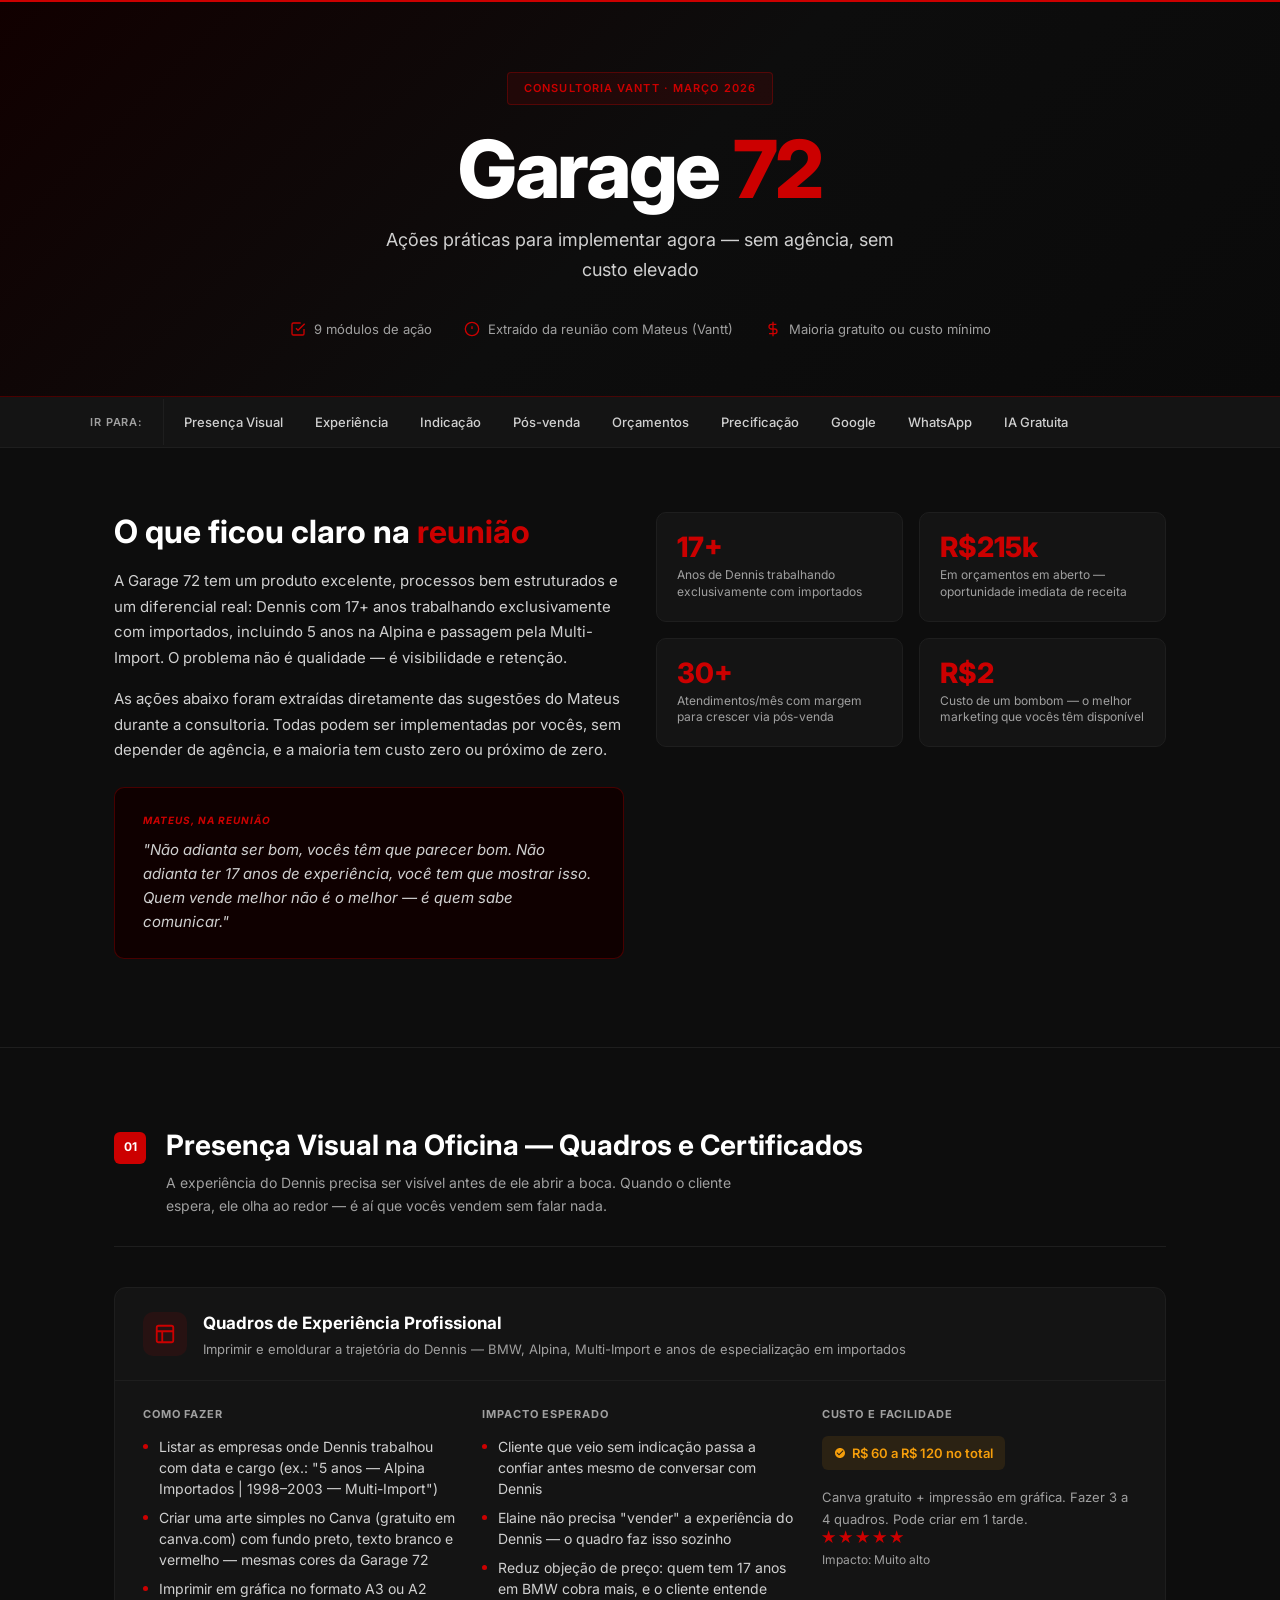
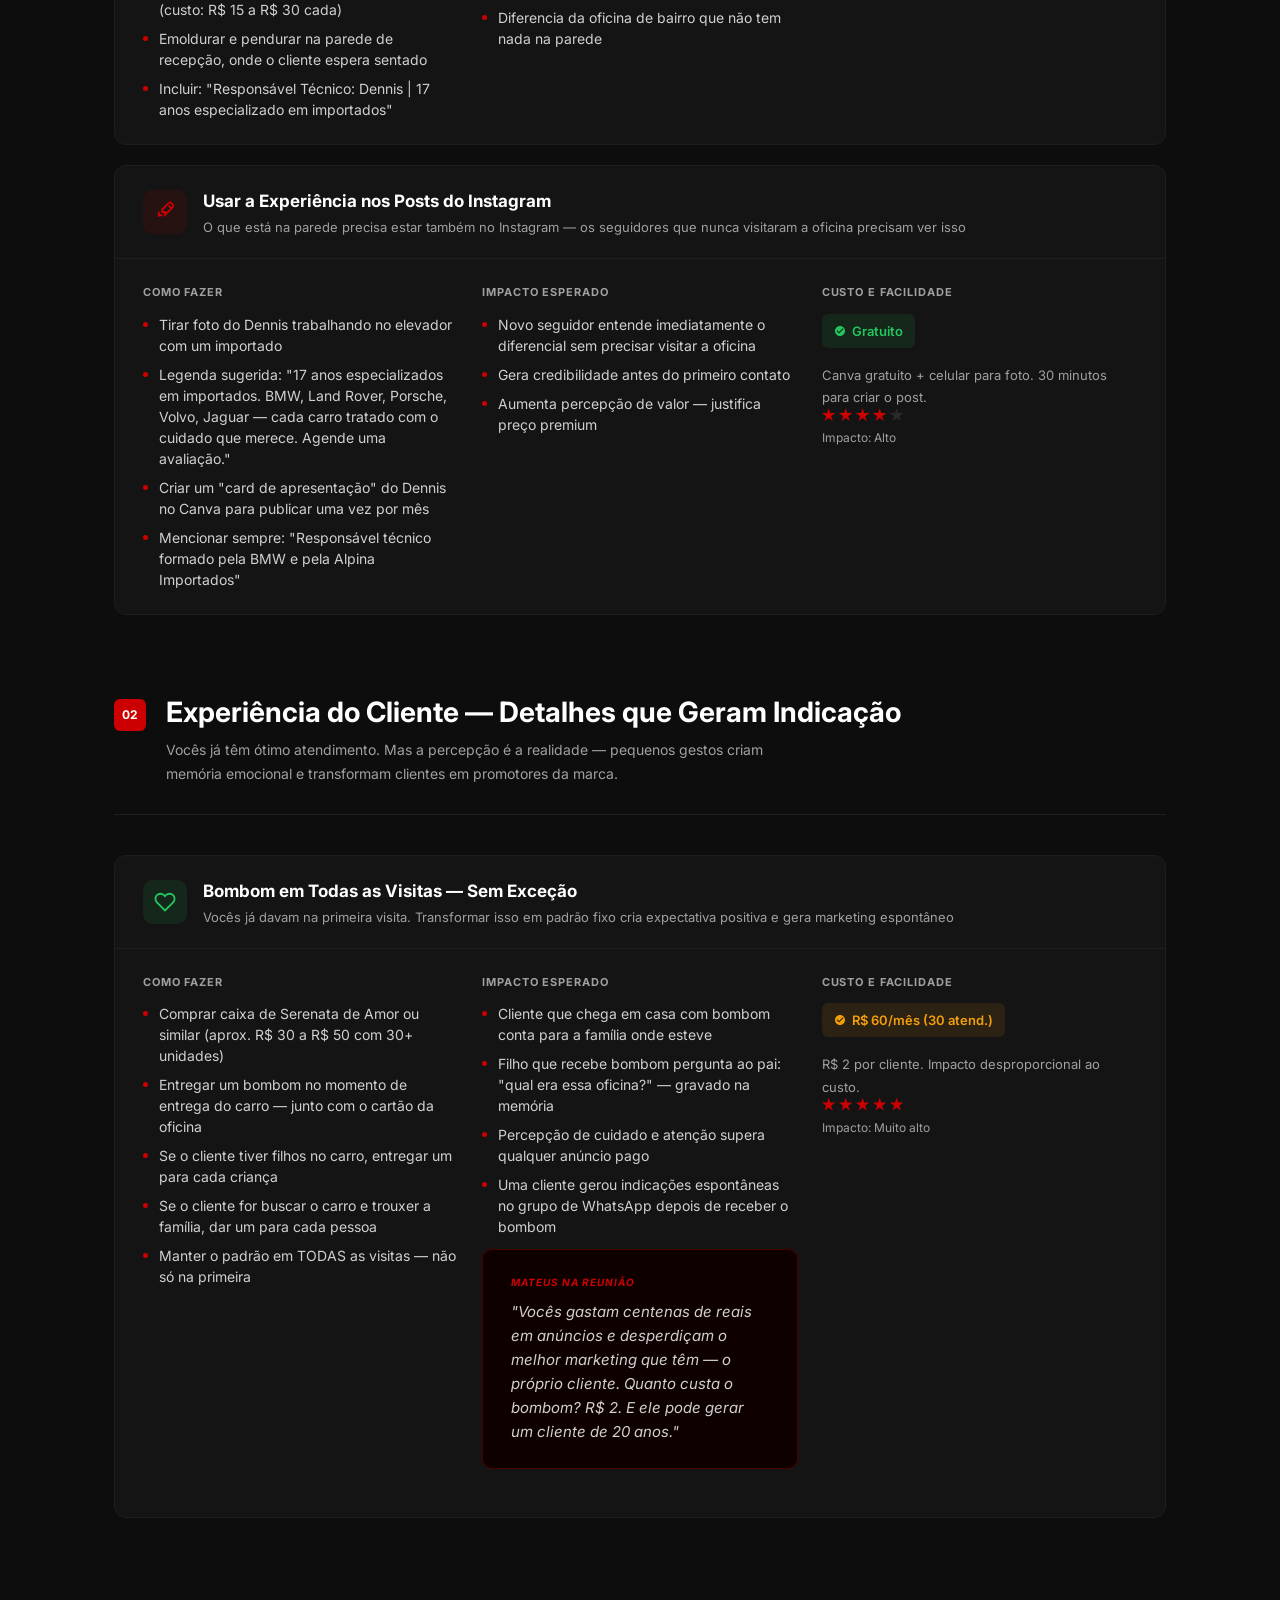
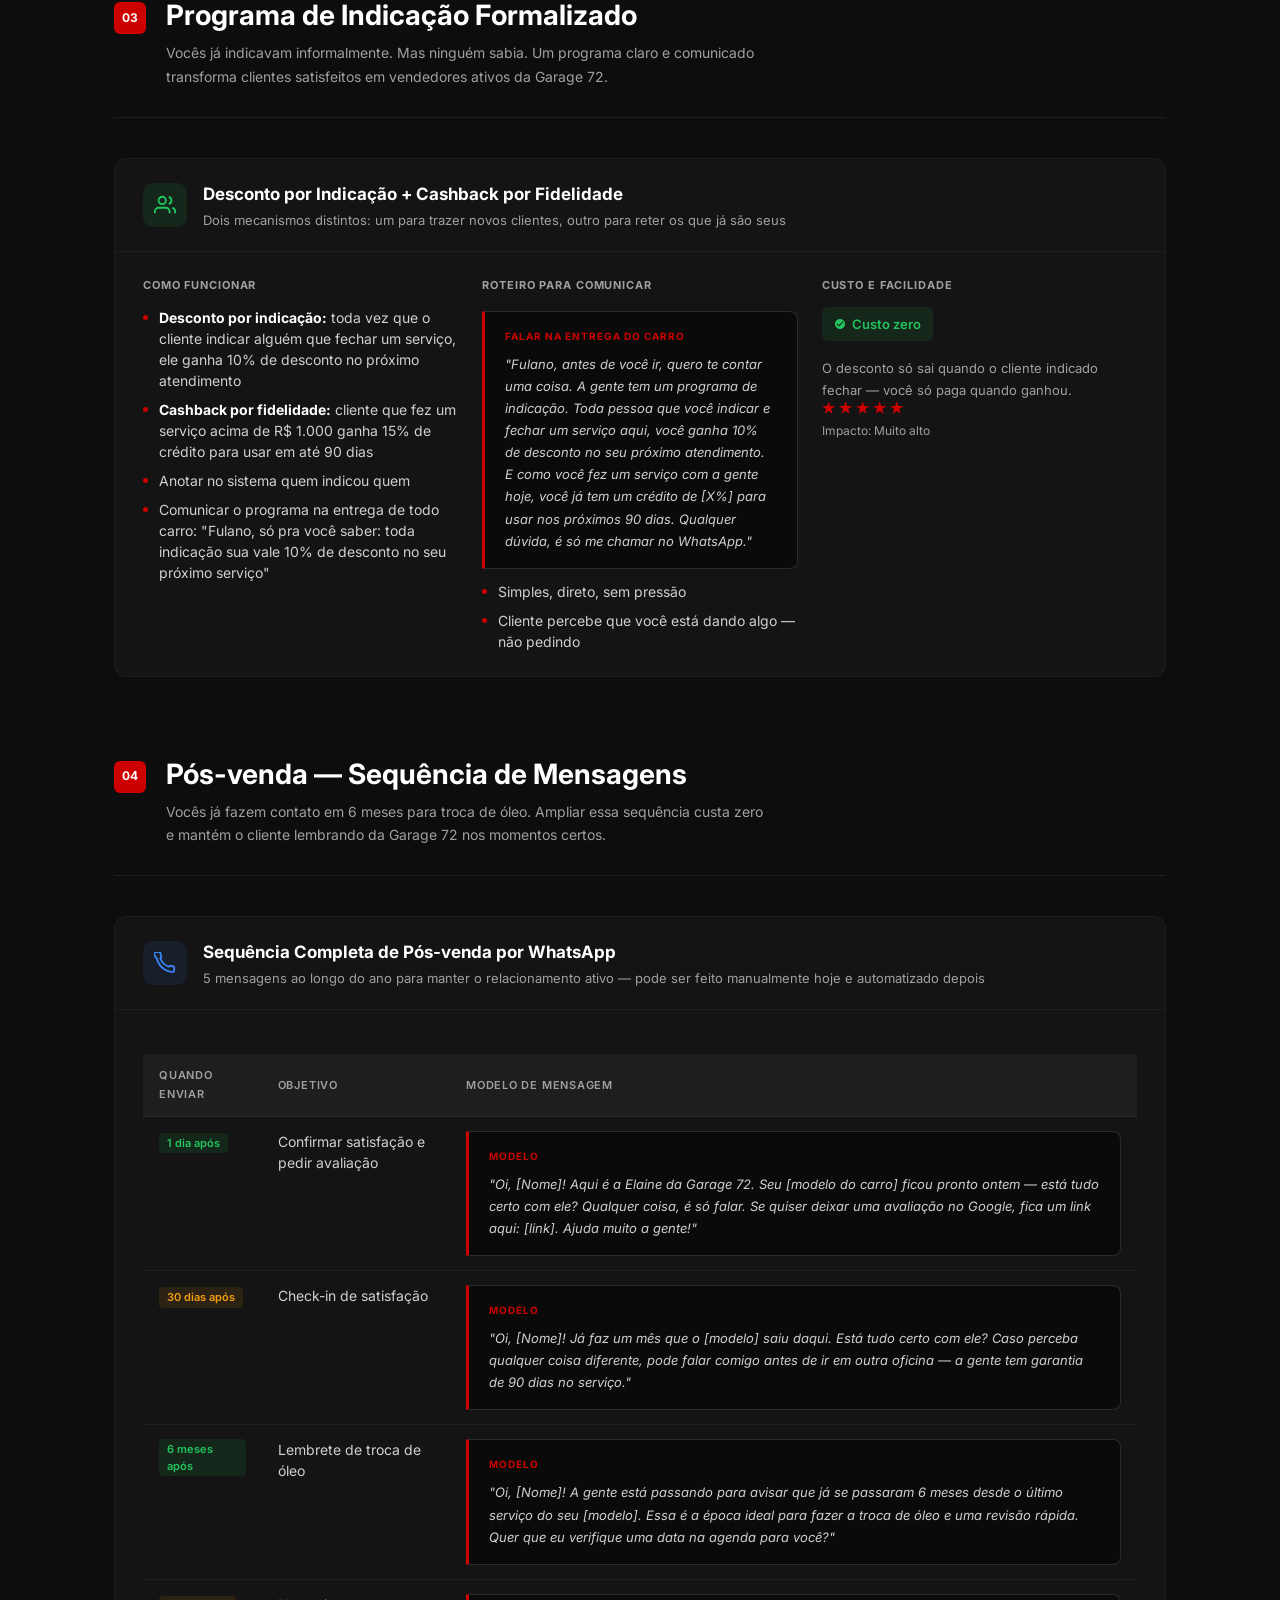
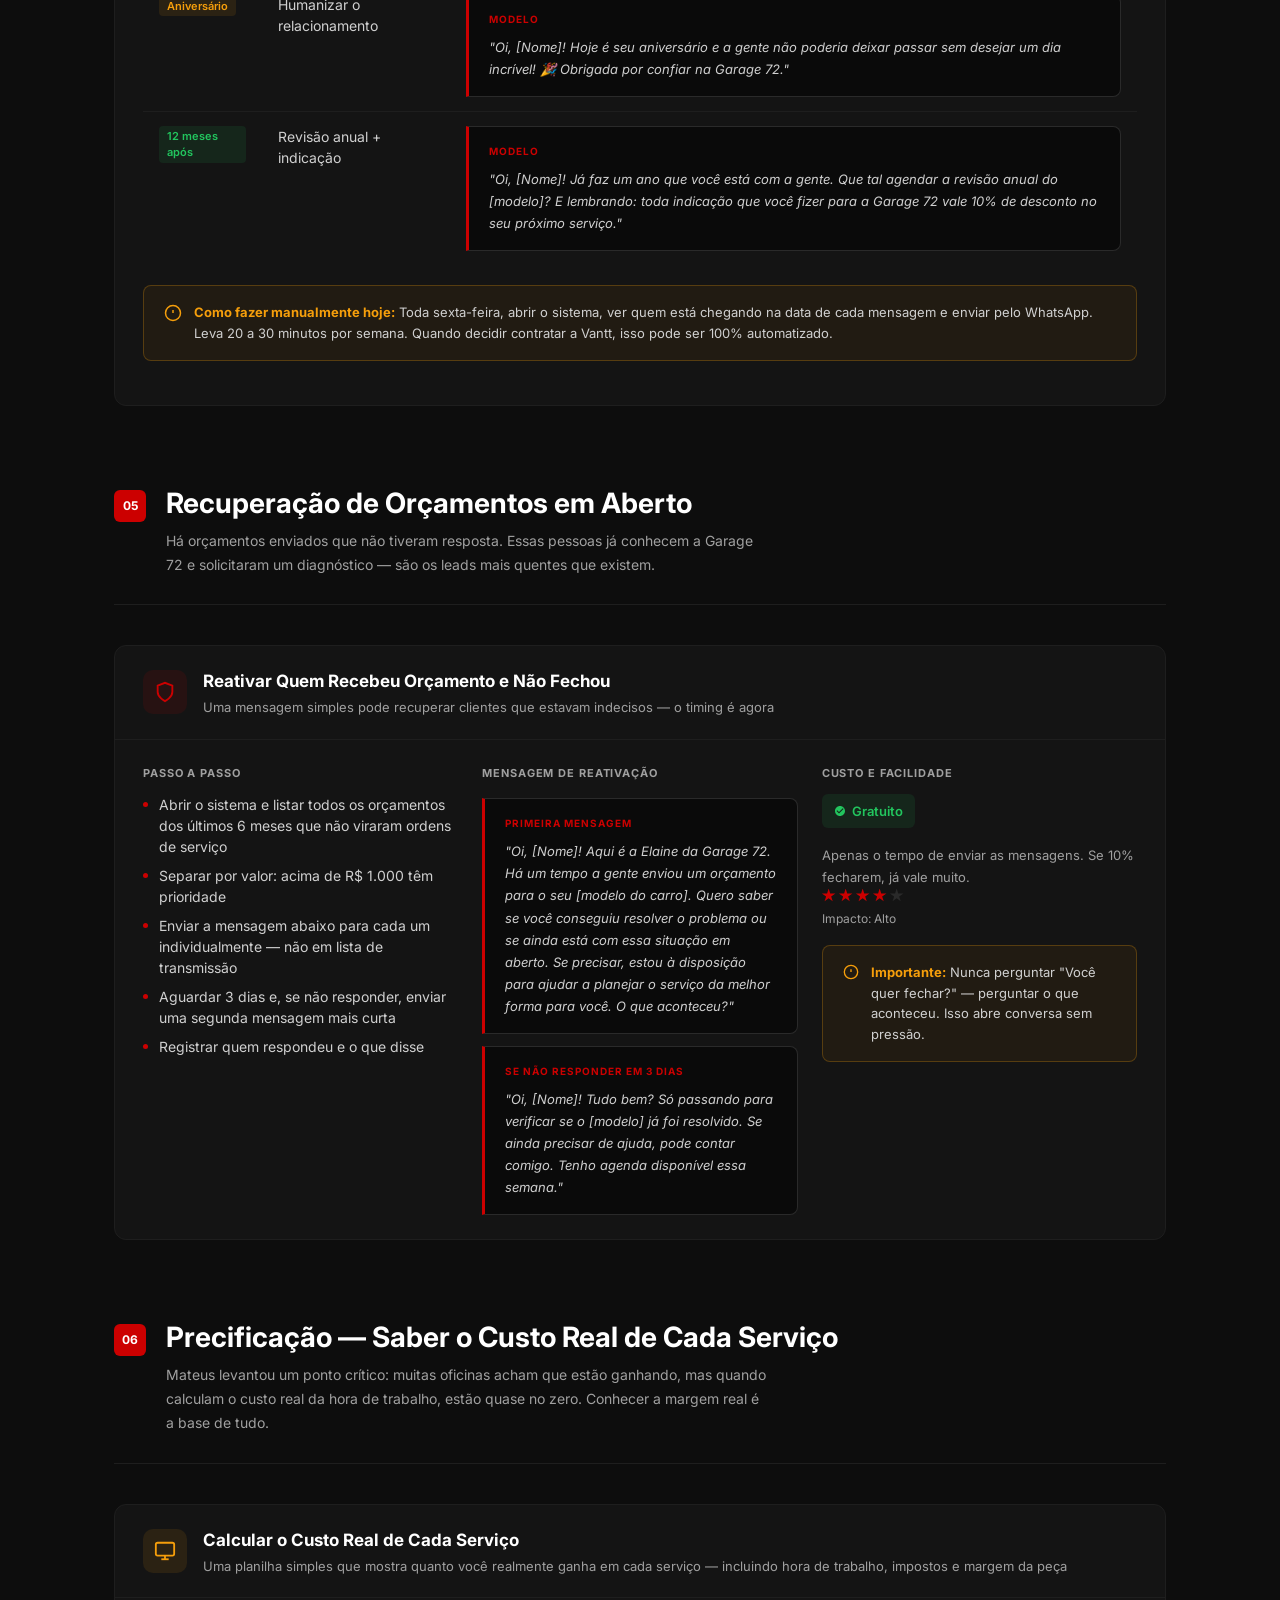
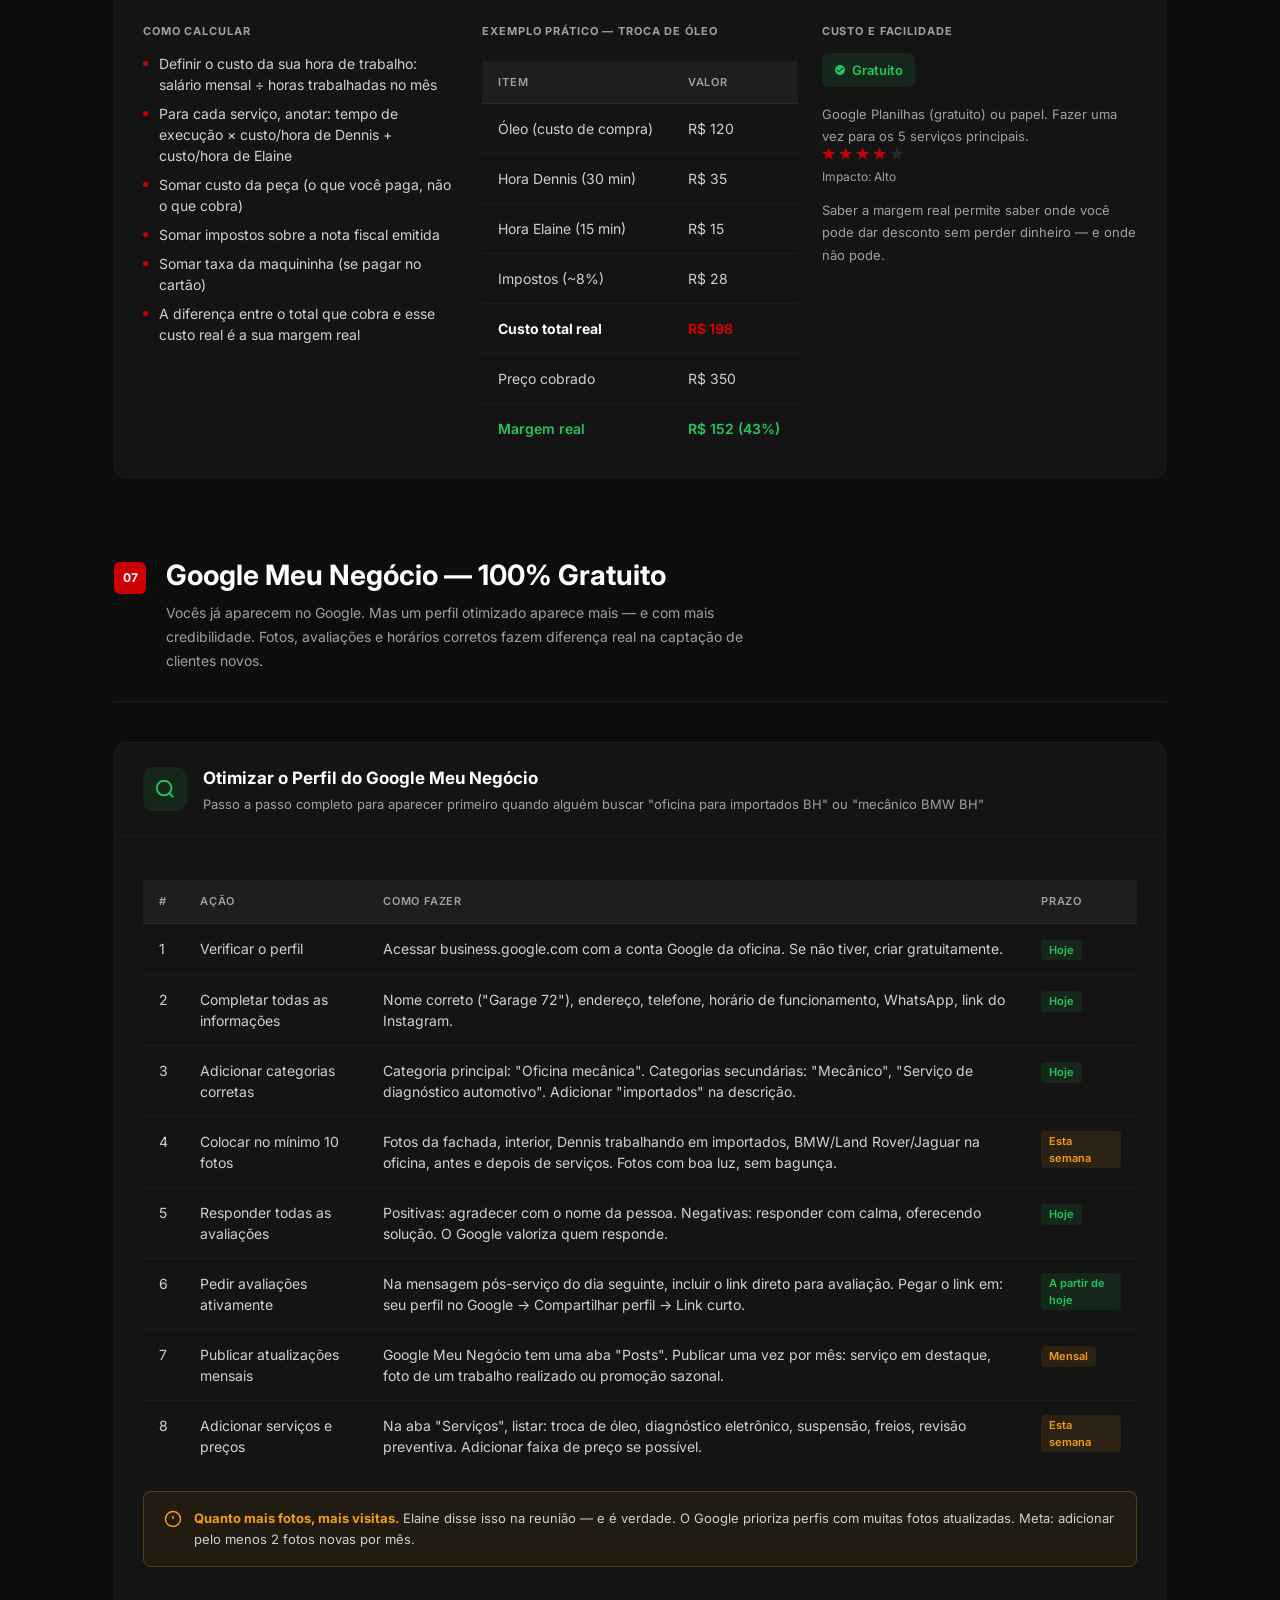
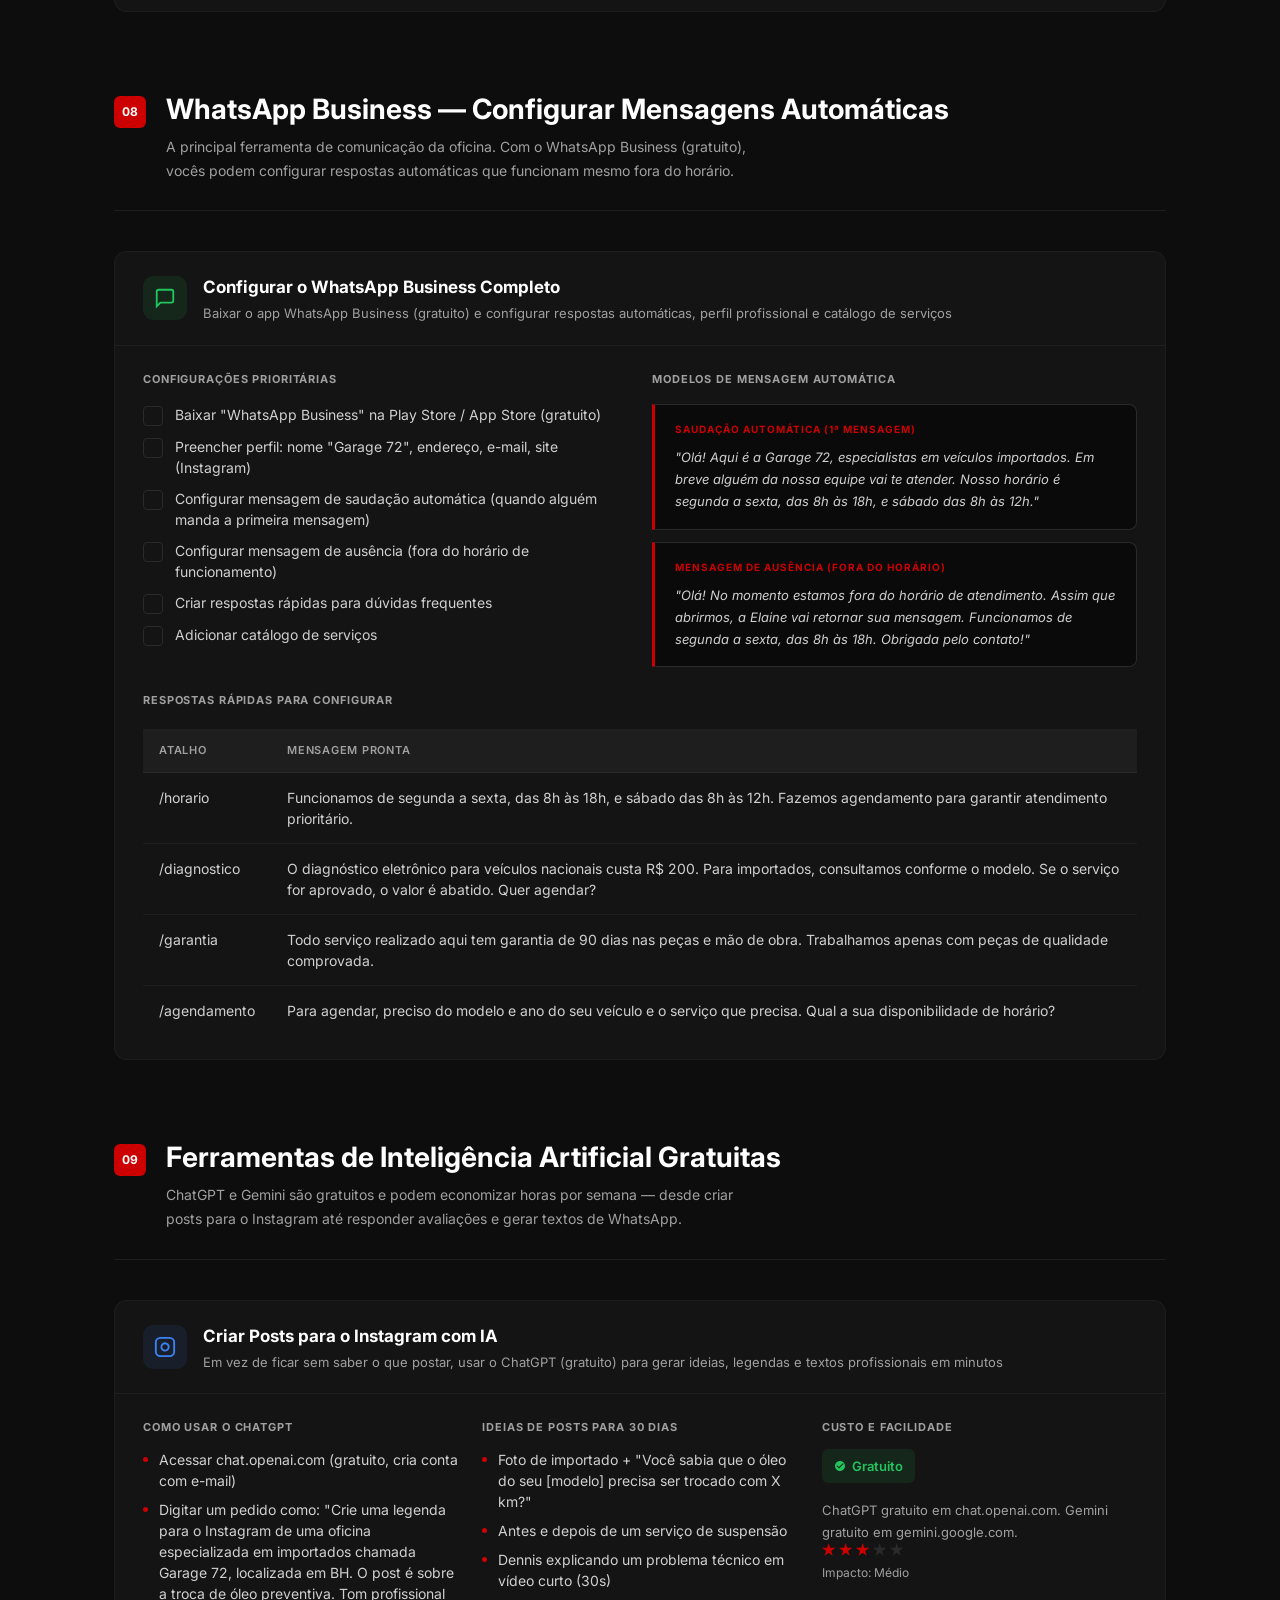
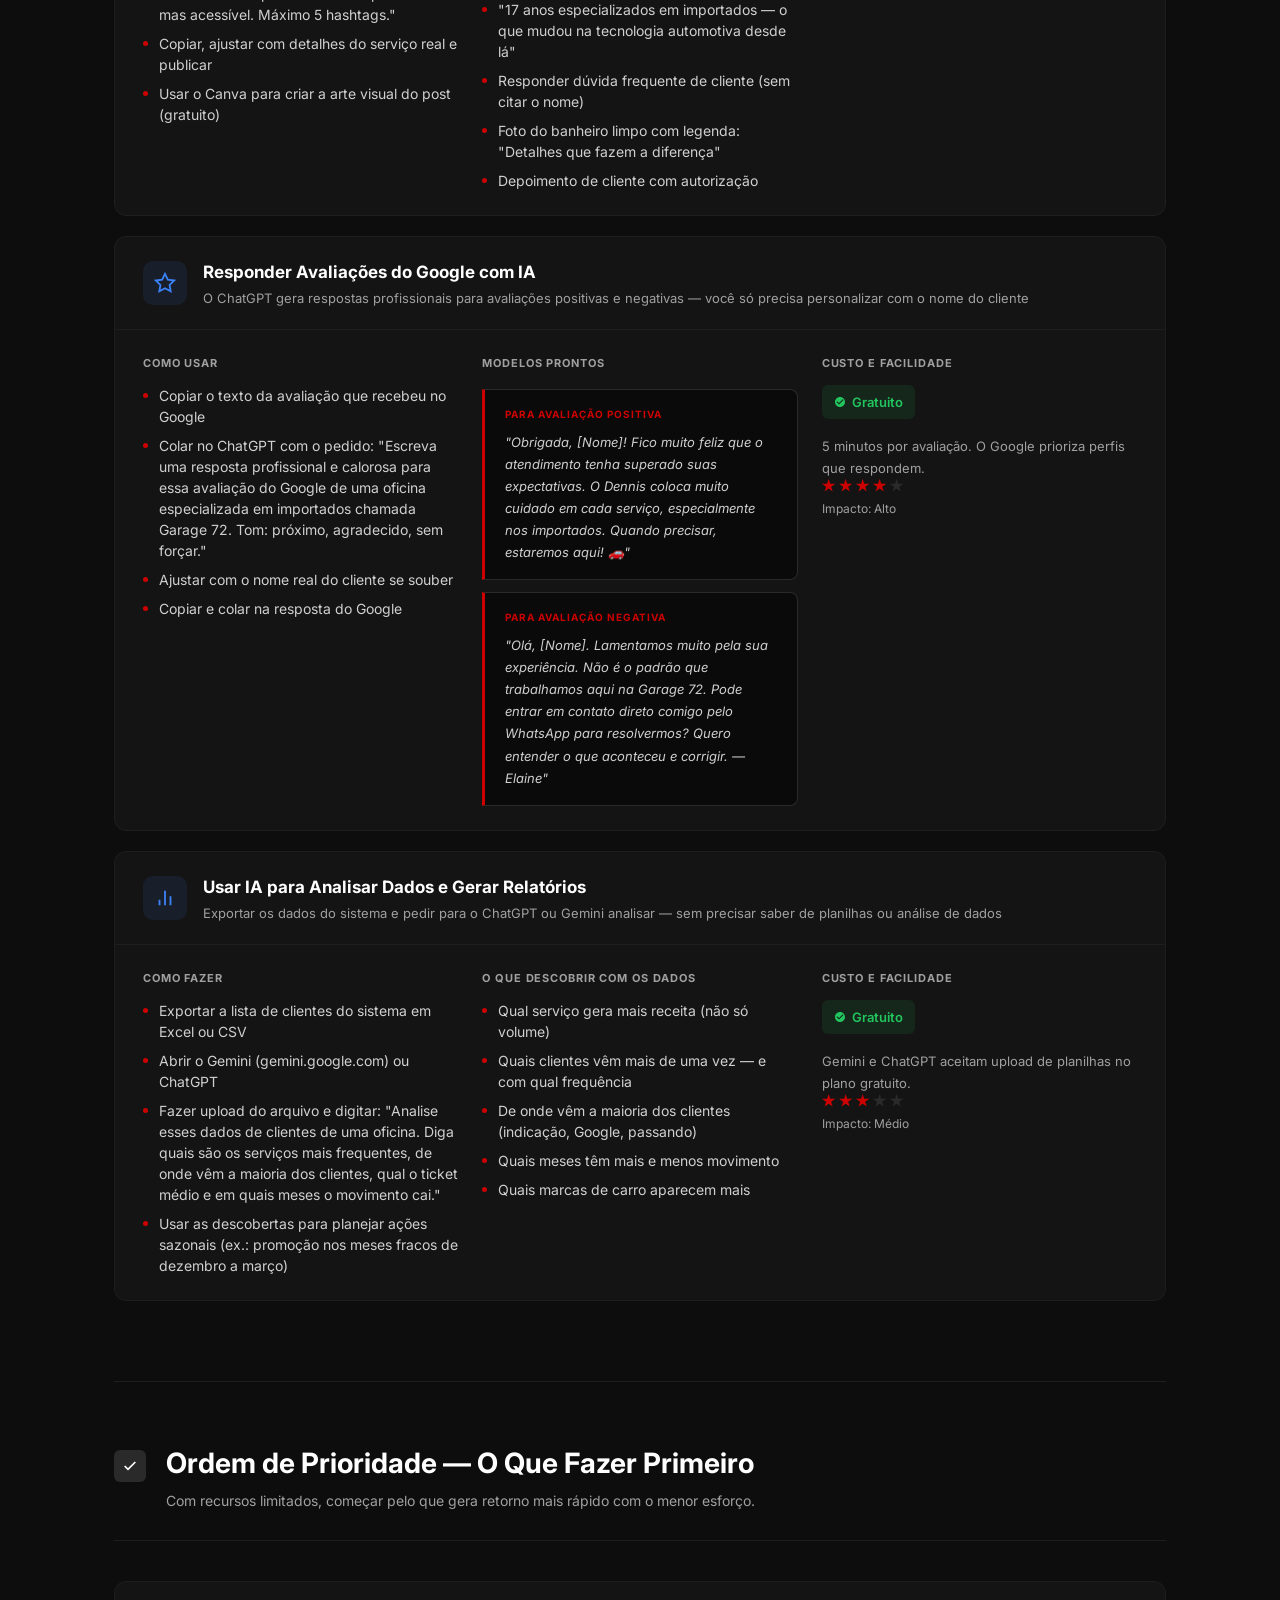
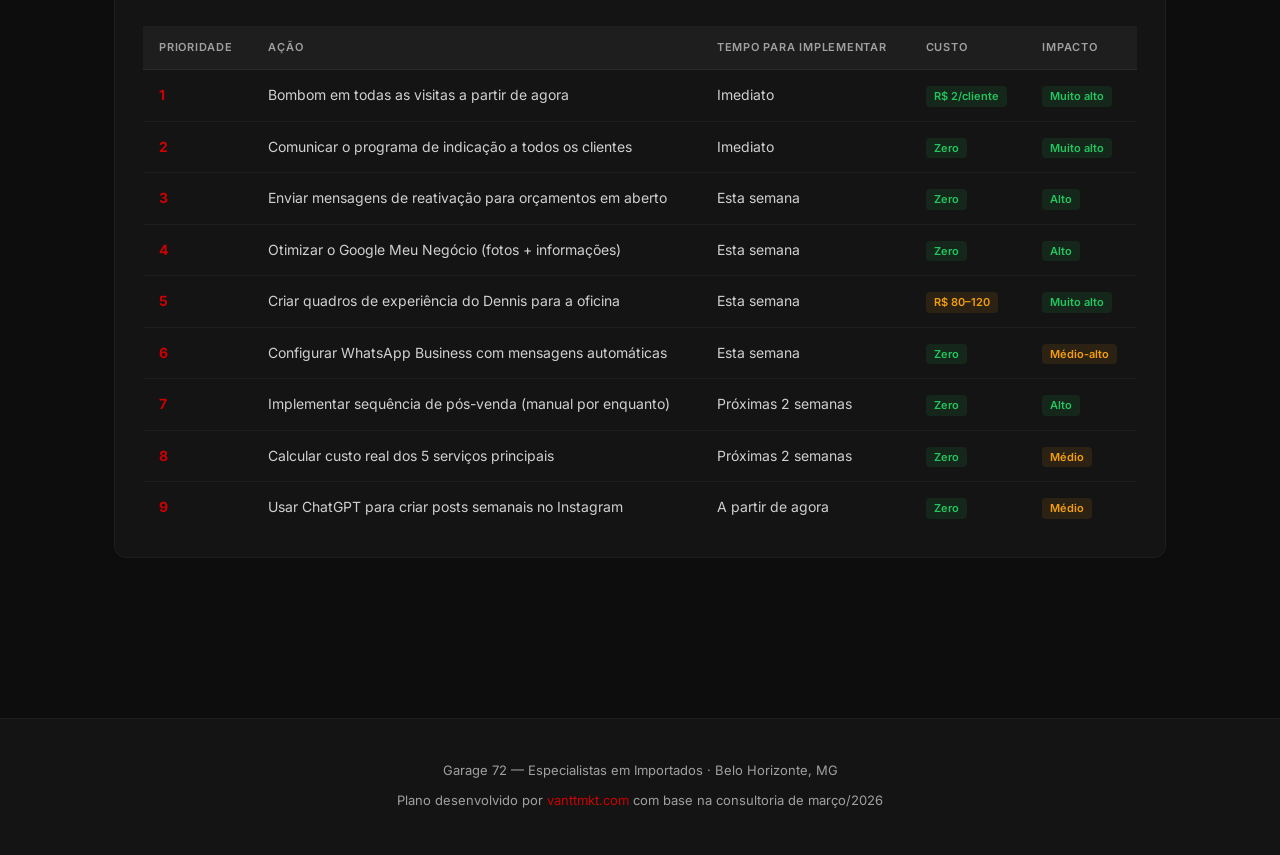
<file: acoes-praticas/index.html>
<!DOCTYPE html>
<html lang="pt-BR">
<head>
  <meta charset="UTF-8">
  <meta name="viewport" content="width=device-width, initial-scale=1.0">
  <title>Garage 72 — Plano de Ações Práticas</title>
  <link rel="preconnect" href="https://fonts.googleapis.com">
  <link rel="preconnect" href="https://fonts.gstatic.com" crossorigin>
  <link href="https://fonts.googleapis.com/css2?family=Inter:wght@300;400;500;600;700;800&display=swap" rel="stylesheet">
  <link rel="stylesheet" href="style.css">
</head>
<body>

  <!-- ============================================================
       HEADER
       ============================================================ -->
  <header>
    <div class="container">
      <div class="header-badge">Consultoria Vantt · Março 2026</div>
      <h1>Garage <span>72</span></h1>
      <p class="header-sub">Ações práticas para implementar agora — sem agência, sem custo elevado</p>
      <div class="header-meta">
        <span class="meta-item">
          <svg width="16" height="16" viewBox="0 0 24 24" fill="none" stroke="currentColor" stroke-width="2"><path d="M9 11l3 3L22 4"/><path d="M21 12v7a2 2 0 01-2 2H5a2 2 0 01-2-2V5a2 2 0 012-2h11"/></svg>
          9 módulos de ação
        </span>
        <span class="meta-item">
          <svg width="16" height="16" viewBox="0 0 24 24" fill="none" stroke="currentColor" stroke-width="2"><circle cx="12" cy="12" r="10"/><line x1="12" y1="8" x2="12" y2="12"/><line x1="12" y1="16" x2="12.01" y2="16"/></svg>
          Extraído da reunião com Mateus (Vantt)
        </span>
        <span class="meta-item">
          <svg width="16" height="16" viewBox="0 0 24 24" fill="none" stroke="currentColor" stroke-width="2"><line x1="12" y1="1" x2="12" y2="23"/><path d="M17 5H9.5a3.5 3.5 0 000 7h5a3.5 3.5 0 010 7H6"/></svg>
          Maioria gratuito ou custo mínimo
        </span>
      </div>
    </div>
  </header>

  <!-- ============================================================
       NAV ÍNDICE
       ============================================================ -->
  <nav class="toc-bar">
    <div class="container">
      <span class="toc-label">Ir para:</span>
      <a href="#presenca-visual">Presença Visual</a>
      <a href="#experiencia">Experiência</a>
      <a href="#indicacao">Indicação</a>
      <a href="#pos-venda">Pós-venda</a>
      <a href="#orcamentos">Orçamentos</a>
      <a href="#precificacao">Precificação</a>
      <a href="#google">Google</a>
      <a href="#whatsapp">WhatsApp</a>
      <a href="#ia">IA Gratuita</a>
    </div>
  </nav>

  <!-- ============================================================
       INTRO
       ============================================================ -->
  <section class="intro">
    <div class="container">
      <div class="intro-grid">
        <div class="intro-text">
          <h2>O que ficou claro na <span>reunião</span></h2>
          <p>A Garage 72 tem um produto excelente, processos bem estruturados e um diferencial real: Dennis com 17+ anos trabalhando exclusivamente com importados, incluindo 5 anos na Alpina e passagem pela Multi-Import. O problema não é qualidade — é visibilidade e retenção.</p>
          <p>As ações abaixo foram extraídas diretamente das sugestões do Mateus durante a consultoria. Todas podem ser implementadas por vocês, sem depender de agência, e a maioria tem custo zero ou próximo de zero.</p>
          <div class="quote-box">
            <p class="quote-label">Mateus, na reunião</p>
            <p>"Não adianta ser bom, vocês têm que parecer bom. Não adianta ter 17 anos de experiência, você tem que mostrar isso. Quem vende melhor não é o melhor — é quem sabe comunicar."</p>
          </div>
        </div>
        <div class="intro-stats">
          <div class="stat-card">
            <div class="stat-number">17+</div>
            <div class="stat-label">Anos de Dennis trabalhando exclusivamente com importados</div>
          </div>
          <div class="stat-card">
            <div class="stat-number">R$215k</div>
            <div class="stat-label">Em orçamentos em aberto — oportunidade imediata de receita</div>
          </div>
          <div class="stat-card">
            <div class="stat-number">30+</div>
            <div class="stat-label">Atendimentos/mês com margem para crescer via pós-venda</div>
          </div>
          <div class="stat-card">
            <div class="stat-number">R$2</div>
            <div class="stat-label">Custo de um bombom — o melhor marketing que vocês têm disponível</div>
          </div>
        </div>
      </div>
    </div>
  </section>

  <!-- ============================================================
       MAIN
       ============================================================ -->
  <main>
    <div class="container">

      <!-- =========================================================
           MÓDULO 1 — PRESENÇA VISUAL NA OFICINA
           ========================================================= -->
      <section class="section" id="presenca-visual">
        <div class="section-header">
          <div class="section-number">01</div>
          <div class="section-title-block">
            <h2>Presença Visual na Oficina — Quadros e Certificados</h2>
            <p>A experiência do Dennis precisa ser visível antes de ele abrir a boca. Quando o cliente espera, ele olha ao redor — é aí que vocês vendem sem falar nada.</p>
          </div>
        </div>

        <div class="actions-grid">

          <!-- Ação 1.1 -->
          <div class="action-card">
            <div class="action-card-header">
              <div class="action-icon vermelho">
                <svg width="22" height="22" viewBox="0 0 24 24" fill="none" stroke="currentColor" stroke-width="2"><rect x="3" y="3" width="18" height="18" rx="2"/><path d="M3 9h18M9 21V9"/></svg>
              </div>
              <div class="action-title-block">
                <h3>Quadros de Experiência Profissional</h3>
                <p>Imprimir e emoldurar a trajetória do Dennis — BMW, Alpina, Multi-Import e anos de especialização em importados</p>
              </div>
            </div>
            <div class="action-card-body">
              <div class="action-col">
                <h4>Como fazer</h4>
                <ul>
                  <li>Listar as empresas onde Dennis trabalhou com data e cargo (ex.: "5 anos — Alpina Importados | 1998–2003 — Multi-Import")</li>
                  <li>Criar uma arte simples no Canva (gratuito em canva.com) com fundo preto, texto branco e vermelho — mesmas cores da Garage 72</li>
                  <li>Imprimir em gráfica no formato A3 ou A2 (custo: R$ 15 a R$ 30 cada)</li>
                  <li>Emoldurar e pendurar na parede de recepção, onde o cliente espera sentado</li>
                  <li>Incluir: "Responsável Técnico: Dennis | 17 anos especializado em importados"</li>
                </ul>
              </div>
              <div class="action-col">
                <h4>Impacto esperado</h4>
                <ul>
                  <li>Cliente que veio sem indicação passa a confiar antes mesmo de conversar com Dennis</li>
                  <li>Elaine não precisa "vender" a experiência do Dennis — o quadro faz isso sozinho</li>
                  <li>Reduz objeção de preço: quem tem 17 anos em BMW cobra mais, e o cliente entende</li>
                  <li>Diferencia da oficina de bairro que não tem nada na parede</li>
                </ul>
              </div>
              <div class="action-col">
                <h4>Custo e facilidade</h4>
                <div class="custo-badge baixo">
                  <svg width="12" height="12" viewBox="0 0 24 24" fill="currentColor"><path d="M12 2C6.48 2 2 6.48 2 12s4.48 10 10 10 10-4.48 10-10S17.52 2 12 2zm-2 15l-5-5 1.41-1.41L10 14.17l7.59-7.59L19 8l-9 9z"/></svg>
                  R$ 60 a R$ 120 no total
                </div>
                <p style="font-size:13px;color:var(--cinza-texto);margin-top:8px;">Canva gratuito + impressão em gráfica. Fazer 3 a 4 quadros. Pode criar em 1 tarde.</p>
                <div class="impacto-stars">
                  <div class="star"></div><div class="star"></div><div class="star"></div><div class="star"></div><div class="star"></div>
                </div>
                <div class="impacto-label">Impacto: Muito alto</div>
              </div>
            </div>
          </div>

          <!-- Ação 1.2 -->
          <div class="action-card">
            <div class="action-card-header">
              <div class="action-icon vermelho">
                <svg width="22" height="22" viewBox="0 0 24 24" fill="none" stroke="currentColor" stroke-width="2"><path d="M12 15l8.385-8.415a2.1 2.1 0 000-2.97L19 2.23a2.1 2.1 0 00-2.97 0L9 9.15V12h3z"/><path d="M16 5l3 3M9.5 15.5l-4.5.5.5-4.5"/></svg>
              </div>
              <div class="action-title-block">
                <h3>Usar a Experiência nos Posts do Instagram</h3>
                <p>O que está na parede precisa estar também no Instagram — os seguidores que nunca visitaram a oficina precisam ver isso</p>
              </div>
            </div>
            <div class="action-card-body">
              <div class="action-col">
                <h4>Como fazer</h4>
                <ul>
                  <li>Tirar foto do Dennis trabalhando no elevador com um importado</li>
                  <li>Legenda sugerida: "17 anos especializados em importados. BMW, Land Rover, Porsche, Volvo, Jaguar — cada carro tratado com o cuidado que merece. Agende uma avaliação."</li>
                  <li>Criar um "card de apresentação" do Dennis no Canva para publicar uma vez por mês</li>
                  <li>Mencionar sempre: "Responsável técnico formado pela BMW e pela Alpina Importados"</li>
                </ul>
              </div>
              <div class="action-col">
                <h4>Impacto esperado</h4>
                <ul>
                  <li>Novo seguidor entende imediatamente o diferencial sem precisar visitar a oficina</li>
                  <li>Gera credibilidade antes do primeiro contato</li>
                  <li>Aumenta percepção de valor — justifica preço premium</li>
                </ul>
              </div>
              <div class="action-col">
                <h4>Custo e facilidade</h4>
                <div class="custo-badge gratis">
                  <svg width="12" height="12" viewBox="0 0 24 24" fill="currentColor"><path d="M12 2C6.48 2 2 6.48 2 12s4.48 10 10 10 10-4.48 10-10S17.52 2 12 2zm-2 15l-5-5 1.41-1.41L10 14.17l7.59-7.59L19 8l-9 9z"/></svg>
                  Gratuito
                </div>
                <p style="font-size:13px;color:var(--cinza-texto);margin-top:8px;">Canva gratuito + celular para foto. 30 minutos para criar o post.</p>
                <div class="impacto-stars">
                  <div class="star"></div><div class="star"></div><div class="star"></div><div class="star"></div><div class="star vazia"></div>
                </div>
                <div class="impacto-label">Impacto: Alto</div>
              </div>
            </div>
          </div>

        </div>
      </section>

      <!-- =========================================================
           MÓDULO 2 — EXPERIÊNCIA DO CLIENTE
           ========================================================= -->
      <section class="section" id="experiencia">
        <div class="section-header">
          <div class="section-number">02</div>
          <div class="section-title-block">
            <h2>Experiência do Cliente — Detalhes que Geram Indicação</h2>
            <p>Vocês já têm ótimo atendimento. Mas a percepção é a realidade — pequenos gestos criam memória emocional e transformam clientes em promotores da marca.</p>
          </div>
        </div>

        <div class="actions-grid">

          <!-- Ação 2.1 — Bombom -->
          <div class="action-card">
            <div class="action-card-header">
              <div class="action-icon verde">
                <svg width="22" height="22" viewBox="0 0 24 24" fill="none" stroke="currentColor" stroke-width="2"><path d="M20.84 4.61a5.5 5.5 0 00-7.78 0L12 5.67l-1.06-1.06a5.5 5.5 0 00-7.78 7.78l1.06 1.06L12 21.23l7.78-7.78 1.06-1.06a5.5 5.5 0 000-7.78z"/></svg>
              </div>
              <div class="action-title-block">
                <h3>Bombom em Todas as Visitas — Sem Exceção</h3>
                <p>Vocês já davam na primeira visita. Transformar isso em padrão fixo cria expectativa positiva e gera marketing espontâneo</p>
              </div>
            </div>
            <div class="action-card-body">
              <div class="action-col">
                <h4>Como fazer</h4>
                <ul>
                  <li>Comprar caixa de Serenata de Amor ou similar (aprox. R$ 30 a R$ 50 com 30+ unidades)</li>
                  <li>Entregar um bombom no momento de entrega do carro — junto com o cartão da oficina</li>
                  <li>Se o cliente tiver filhos no carro, entregar um para cada criança</li>
                  <li>Se o cliente for buscar o carro e trouxer a família, dar um para cada pessoa</li>
                  <li>Manter o padrão em TODAS as visitas — não só na primeira</li>
                </ul>
              </div>
              <div class="action-col">
                <h4>Impacto esperado</h4>
                <ul>
                  <li>Cliente que chega em casa com bombom conta para a família onde esteve</li>
                  <li>Filho que recebe bombom pergunta ao pai: "qual era essa oficina?" — gravado na memória</li>
                  <li>Percepção de cuidado e atenção supera qualquer anúncio pago</li>
                  <li>Uma cliente gerou indicações espontâneas no grupo de WhatsApp depois de receber o bombom</li>
                </ul>
                <div class="quote-box" style="margin-top:12px;">
                  <p class="quote-label">Mateus na reunião</p>
                  <p>"Vocês gastam centenas de reais em anúncios e desperdiçam o melhor marketing que têm — o próprio cliente. Quanto custa o bombom? R$ 2. E ele pode gerar um cliente de 20 anos."</p>
                </div>
              </div>
              <div class="action-col">
                <h4>Custo e facilidade</h4>
                <div class="custo-badge baixo">
                  <svg width="12" height="12" viewBox="0 0 24 24" fill="currentColor"><path d="M12 2C6.48 2 2 6.48 2 12s4.48 10 10 10 10-4.48 10-10S17.52 2 12 2zm-2 15l-5-5 1.41-1.41L10 14.17l7.59-7.59L19 8l-9 9z"/></svg>
                  R$ 60/mês (30 atend.)
                </div>
                <p style="font-size:13px;color:var(--cinza-texto);margin-top:8px;">R$ 2 por cliente. Impacto desproporcional ao custo.</p>
                <div class="impacto-stars">
                  <div class="star"></div><div class="star"></div><div class="star"></div><div class="star"></div><div class="star"></div>
                </div>
                <div class="impacto-label">Impacto: Muito alto</div>
              </div>
            </div>
          </div>

        </div>
      </section>

      <!-- =========================================================
           MÓDULO 3 — PROGRAMA DE INDICAÇÃO
           ========================================================= -->
      <section class="section" id="indicacao">
        <div class="section-header">
          <div class="section-number">03</div>
          <div class="section-title-block">
            <h2>Programa de Indicação Formalizado</h2>
            <p>Vocês já indicavam informalmente. Mas ninguém sabia. Um programa claro e comunicado transforma clientes satisfeitos em vendedores ativos da Garage 72.</p>
          </div>
        </div>

        <div class="actions-grid">

          <div class="action-card">
            <div class="action-card-header">
              <div class="action-icon verde">
                <svg width="22" height="22" viewBox="0 0 24 24" fill="none" stroke="currentColor" stroke-width="2"><path d="M17 21v-2a4 4 0 00-4-4H5a4 4 0 00-4 4v2"/><circle cx="9" cy="7" r="4"/><path d="M23 21v-2a4 4 0 00-3-3.87M16 3.13a4 4 0 010 7.75"/></svg>
              </div>
              <div class="action-title-block">
                <h3>Desconto por Indicação + Cashback por Fidelidade</h3>
                <p>Dois mecanismos distintos: um para trazer novos clientes, outro para reter os que já são seus</p>
              </div>
            </div>
            <div class="action-card-body">
              <div class="action-col">
                <h4>Como funcionar</h4>
                <ul>
                  <li><strong style="color:var(--branco)">Desconto por indicação:</strong> toda vez que o cliente indicar alguém que fechar um serviço, ele ganha 10% de desconto no próximo atendimento</li>
                  <li><strong style="color:var(--branco)">Cashback por fidelidade:</strong> cliente que fez um serviço acima de R$ 1.000 ganha 15% de crédito para usar em até 90 dias</li>
                  <li>Anotar no sistema quem indicou quem</li>
                  <li>Comunicar o programa na entrega de todo carro: "Fulano, só pra você saber: toda indicação sua vale 10% de desconto no seu próximo serviço"</li>
                </ul>
              </div>
              <div class="action-col">
                <h4>Roteiro para comunicar</h4>
                <div class="script-block">
                  <div class="script-label">Falar na entrega do carro</div>
                  "Fulano, antes de você ir, quero te contar uma coisa. A gente tem um programa de indicação. Toda pessoa que você indicar e fechar um serviço aqui, você ganha 10% de desconto no seu próximo atendimento. E como você fez um serviço com a gente hoje, você já tem um crédito de [X%] para usar nos próximos 90 dias. Qualquer dúvida, é só me chamar no WhatsApp."
                </div>
                <ul style="margin-top:12px;">
                  <li>Simples, direto, sem pressão</li>
                  <li>Cliente percebe que você está dando algo — não pedindo</li>
                </ul>
              </div>
              <div class="action-col">
                <h4>Custo e facilidade</h4>
                <div class="custo-badge gratis">
                  <svg width="12" height="12" viewBox="0 0 24 24" fill="currentColor"><path d="M12 2C6.48 2 2 6.48 2 12s4.48 10 10 10 10-4.48 10-10S17.52 2 12 2zm-2 15l-5-5 1.41-1.41L10 14.17l7.59-7.59L19 8l-9 9z"/></svg>
                  Custo zero
                </div>
                <p style="font-size:13px;color:var(--cinza-texto);margin-top:8px;">O desconto só sai quando o cliente indicado fechar — você só paga quando ganhou.</p>
                <div class="impacto-stars">
                  <div class="star"></div><div class="star"></div><div class="star"></div><div class="star"></div><div class="star"></div>
                </div>
                <div class="impacto-label">Impacto: Muito alto</div>
              </div>
            </div>
          </div>

        </div>
      </section>

      <!-- =========================================================
           MÓDULO 4 — PÓS-VENDA E MENSAGENS AUTOMÁTICAS
           ========================================================= -->
      <section class="section" id="pos-venda">
        <div class="section-header">
          <div class="section-number">04</div>
          <div class="section-title-block">
            <h2>Pós-venda — Sequência de Mensagens</h2>
            <p>Vocês já fazem contato em 6 meses para troca de óleo. Ampliar essa sequência custa zero e mantém o cliente lembrando da Garage 72 nos momentos certos.</p>
          </div>
        </div>

        <div class="actions-grid">

          <div class="action-card">
            <div class="action-card-header">
              <div class="action-icon azul">
                <svg width="22" height="22" viewBox="0 0 24 24" fill="none" stroke="currentColor" stroke-width="2"><path d="M22 16.92v3a2 2 0 01-2.18 2 19.79 19.79 0 01-8.63-3.07A19.5 19.5 0 013.07 7.18 19.79 19.79 0 01.12 2.07 2 2 0 012.11 0h3a2 2 0 012 1.72 12.84 12.84 0 00.7 2.81 2 2 0 01-.45 2.11L6.91 7.09A16 16 0 0016.09 16.09l.45-.45a2 2 0 012.11-.45 12.84 12.84 0 002.81.7A2 2 0 0122 16.92z"/></svg>
              </div>
              <div class="action-title-block">
                <h3>Sequência Completa de Pós-venda por WhatsApp</h3>
                <p>5 mensagens ao longo do ano para manter o relacionamento ativo — pode ser feito manualmente hoje e automatizado depois</p>
              </div>
            </div>
            <div class="action-card-body" style="display:block;padding:24px 28px;">
              <div class="table-wrap">
                <table>
                  <thead>
                    <tr>
                      <th>Quando enviar</th>
                      <th>Objetivo</th>
                      <th>Modelo de mensagem</th>
                    </tr>
                  </thead>
                  <tbody>
                    <tr>
                      <td><span class="tag verde">1 dia após</span></td>
                      <td>Confirmar satisfação e pedir avaliação</td>
                      <td>
                        <div class="script-block" style="margin:0;">
                          <div class="script-label">Modelo</div>
                          "Oi, [Nome]! Aqui é a Elaine da Garage 72. Seu [modelo do carro] ficou pronto ontem — está tudo certo com ele? Qualquer coisa, é só falar. Se quiser deixar uma avaliação no Google, fica um link aqui: [link]. Ajuda muito a gente!"
                        </div>
                      </td>
                    </tr>
                    <tr>
                      <td><span class="tag amarelo">30 dias após</span></td>
                      <td>Check-in de satisfação</td>
                      <td>
                        <div class="script-block" style="margin:0;">
                          <div class="script-label">Modelo</div>
                          "Oi, [Nome]! Já faz um mês que o [modelo] saiu daqui. Está tudo certo com ele? Caso perceba qualquer coisa diferente, pode falar comigo antes de ir em outra oficina — a gente tem garantia de 90 dias no serviço."
                        </div>
                      </td>
                    </tr>
                    <tr>
                      <td><span class="tag verde">6 meses após</span></td>
                      <td>Lembrete de troca de óleo</td>
                      <td>
                        <div class="script-block" style="margin:0;">
                          <div class="script-label">Modelo</div>
                          "Oi, [Nome]! A gente está passando para avisar que já se passaram 6 meses desde o último serviço do seu [modelo]. Essa é a época ideal para fazer a troca de óleo e uma revisão rápida. Quer que eu verifique uma data na agenda para você?"
                        </div>
                      </td>
                    </tr>
                    <tr>
                      <td><span class="tag amarelo">Aniversário</span></td>
                      <td>Humanizar o relacionamento</td>
                      <td>
                        <div class="script-block" style="margin:0;">
                          <div class="script-label">Modelo</div>
                          "Oi, [Nome]! Hoje é seu aniversário e a gente não poderia deixar passar sem desejar um dia incrível! 🎉 Obrigada por confiar na Garage 72."
                        </div>
                      </td>
                    </tr>
                    <tr>
                      <td><span class="tag verde">12 meses após</span></td>
                      <td>Revisão anual + indicação</td>
                      <td>
                        <div class="script-block" style="margin:0;">
                          <div class="script-label">Modelo</div>
                          "Oi, [Nome]! Já faz um ano que você está com a gente. Que tal agendar a revisão anual do [modelo]? E lembrando: toda indicação que você fizer para a Garage 72 vale 10% de desconto no seu próximo serviço."
                        </div>
                      </td>
                    </tr>
                  </tbody>
                </table>
              </div>
              <div class="alert">
                <svg width="18" height="18" viewBox="0 0 24 24" fill="none" stroke="currentColor" stroke-width="2"><circle cx="12" cy="12" r="10"/><line x1="12" y1="8" x2="12" y2="12"/><line x1="12" y1="16" x2="12.01" y2="16"/></svg>
                <span><strong>Como fazer manualmente hoje:</strong> Toda sexta-feira, abrir o sistema, ver quem está chegando na data de cada mensagem e enviar pelo WhatsApp. Leva 20 a 30 minutos por semana. Quando decidir contratar a Vantt, isso pode ser 100% automatizado.</span>
              </div>
            </div>
          </div>

        </div>
      </section>

      <!-- =========================================================
           MÓDULO 5 — RECUPERAÇÃO DE ORÇAMENTOS EM ABERTO
           ========================================================= -->
      <section class="section" id="orcamentos">
        <div class="section-header">
          <div class="section-number">05</div>
          <div class="section-title-block">
            <h2>Recuperação de Orçamentos em Aberto</h2>
            <p>Há orçamentos enviados que não tiveram resposta. Essas pessoas já conhecem a Garage 72 e solicitaram um diagnóstico — são os leads mais quentes que existem.</p>
          </div>
        </div>

        <div class="actions-grid">

          <div class="action-card">
            <div class="action-card-header">
              <div class="action-icon vermelho">
                <svg width="22" height="22" viewBox="0 0 24 24" fill="none" stroke="currentColor" stroke-width="2"><path d="M12 22s8-4 8-10V5l-8-3-8 3v7c0 6 8 10 8 10z"/></svg>
              </div>
              <div class="action-title-block">
                <h3>Reativar Quem Recebeu Orçamento e Não Fechou</h3>
                <p>Uma mensagem simples pode recuperar clientes que estavam indecisos — o timing é agora</p>
              </div>
            </div>
            <div class="action-card-body">
              <div class="action-col">
                <h4>Passo a passo</h4>
                <ul>
                  <li>Abrir o sistema e listar todos os orçamentos dos últimos 6 meses que não viraram ordens de serviço</li>
                  <li>Separar por valor: acima de R$ 1.000 têm prioridade</li>
                  <li>Enviar a mensagem abaixo para cada um individualmente — não em lista de transmissão</li>
                  <li>Aguardar 3 dias e, se não responder, enviar uma segunda mensagem mais curta</li>
                  <li>Registrar quem respondeu e o que disse</li>
                </ul>
              </div>
              <div class="action-col">
                <h4>Mensagem de reativação</h4>
                <div class="script-block">
                  <div class="script-label">Primeira mensagem</div>
                  "Oi, [Nome]! Aqui é a Elaine da Garage 72. Há um tempo a gente enviou um orçamento para o seu [modelo do carro]. Quero saber se você conseguiu resolver o problema ou se ainda está com essa situação em aberto. Se precisar, estou à disposição para ajudar a planejar o serviço da melhor forma para você. O que aconteceu?"
                </div>
                <div class="script-block" style="margin-top:12px;">
                  <div class="script-label">Se não responder em 3 dias</div>
                  "Oi, [Nome]! Tudo bem? Só passando para verificar se o [modelo] já foi resolvido. Se ainda precisar de ajuda, pode contar comigo. Tenho agenda disponível essa semana."
                </div>
              </div>
              <div class="action-col">
                <h4>Custo e facilidade</h4>
                <div class="custo-badge gratis">
                  <svg width="12" height="12" viewBox="0 0 24 24" fill="currentColor"><path d="M12 2C6.48 2 2 6.48 2 12s4.48 10 10 10 10-4.48 10-10S17.52 2 12 2zm-2 15l-5-5 1.41-1.41L10 14.17l7.59-7.59L19 8l-9 9z"/></svg>
                  Gratuito
                </div>
                <p style="font-size:13px;color:var(--cinza-texto);margin-top:8px;">Apenas o tempo de enviar as mensagens. Se 10% fecharem, já vale muito.</p>
                <div class="impacto-stars">
                  <div class="star"></div><div class="star"></div><div class="star"></div><div class="star"></div><div class="star vazia"></div>
                </div>
                <div class="impacto-label">Impacto: Alto</div>
                <div class="alert" style="margin-top:16px;">
                  <svg width="16" height="16" viewBox="0 0 24 24" fill="none" stroke="currentColor" stroke-width="2"><circle cx="12" cy="12" r="10"/><line x1="12" y1="8" x2="12" y2="12"/><line x1="12" y1="16" x2="12.01" y2="16"/></svg>
                  <span><strong>Importante:</strong> Nunca perguntar "Você quer fechar?" — perguntar o que aconteceu. Isso abre conversa sem pressão.</span>
                </div>
              </div>
            </div>
          </div>

        </div>
      </section>

      <!-- =========================================================
           MÓDULO 6 — PRECIFICAÇÃO
           ========================================================= -->
      <section class="section" id="precificacao">
        <div class="section-header">
          <div class="section-number">06</div>
          <div class="section-title-block">
            <h2>Precificação — Saber o Custo Real de Cada Serviço</h2>
            <p>Mateus levantou um ponto crítico: muitas oficinas acham que estão ganhando, mas quando calculam o custo real da hora de trabalho, estão quase no zero. Conhecer a margem real é a base de tudo.</p>
          </div>
        </div>

        <div class="actions-grid">

          <div class="action-card">
            <div class="action-card-header">
              <div class="action-icon amarelo">
                <svg width="22" height="22" viewBox="0 0 24 24" fill="none" stroke="currentColor" stroke-width="2"><rect x="2" y="3" width="20" height="14" rx="2"/><line x1="8" y1="21" x2="16" y2="21"/><line x1="12" y1="17" x2="12" y2="21"/></svg>
              </div>
              <div class="action-title-block">
                <h3>Calcular o Custo Real de Cada Serviço</h3>
                <p>Uma planilha simples que mostra quanto você realmente ganha em cada serviço — incluindo hora de trabalho, impostos e margem da peça</p>
              </div>
            </div>
            <div class="action-card-body">
              <div class="action-col">
                <h4>Como calcular</h4>
                <ul>
                  <li>Definir o custo da sua hora de trabalho: salário mensal ÷ horas trabalhadas no mês</li>
                  <li>Para cada serviço, anotar: tempo de execução × custo/hora de Dennis + custo/hora de Elaine</li>
                  <li>Somar custo da peça (o que você paga, não o que cobra)</li>
                  <li>Somar impostos sobre a nota fiscal emitida</li>
                  <li>Somar taxa da maquininha (se pagar no cartão)</li>
                  <li>A diferença entre o total que cobra e esse custo real é a sua margem real</li>
                </ul>
              </div>
              <div class="action-col">
                <h4>Exemplo prático — Troca de óleo</h4>
                <div class="table-wrap">
                  <table>
                    <thead>
                      <tr>
                        <th>Item</th>
                        <th>Valor</th>
                      </tr>
                    </thead>
                    <tbody>
                      <tr>
                        <td>Óleo (custo de compra)</td>
                        <td>R$ 120</td>
                      </tr>
                      <tr>
                        <td>Hora Dennis (30 min)</td>
                        <td>R$ 35</td>
                      </tr>
                      <tr>
                        <td>Hora Elaine (15 min)</td>
                        <td>R$ 15</td>
                      </tr>
                      <tr>
                        <td>Impostos (~8%)</td>
                        <td>R$ 28</td>
                      </tr>
                      <tr>
                        <td style="font-weight:700;color:var(--branco);">Custo total real</td>
                        <td style="font-weight:700;color:var(--vermelho);">R$ 198</td>
                      </tr>
                      <tr>
                        <td>Preço cobrado</td>
                        <td>R$ 350</td>
                      </tr>
                      <tr>
                        <td style="color:var(--verde);font-weight:600;">Margem real</td>
                        <td style="color:var(--verde);font-weight:600;">R$ 152 (43%)</td>
                      </tr>
                    </tbody>
                  </table>
                </div>
              </div>
              <div class="action-col">
                <h4>Custo e facilidade</h4>
                <div class="custo-badge gratis">
                  <svg width="12" height="12" viewBox="0 0 24 24" fill="currentColor"><path d="M12 2C6.48 2 2 6.48 2 12s4.48 10 10 10 10-4.48 10-10S17.52 2 12 2zm-2 15l-5-5 1.41-1.41L10 14.17l7.59-7.59L19 8l-9 9z"/></svg>
                  Gratuito
                </div>
                <p style="font-size:13px;color:var(--cinza-texto);margin-top:8px;">Google Planilhas (gratuito) ou papel. Fazer uma vez para os 5 serviços principais.</p>
                <div class="impacto-stars">
                  <div class="star"></div><div class="star"></div><div class="star"></div><div class="star"></div><div class="star vazia"></div>
                </div>
                <div class="impacto-label">Impacto: Alto</div>
                <p style="font-size:13px;color:var(--cinza-texto);margin-top:12px;">Saber a margem real permite saber onde você pode dar desconto sem perder dinheiro — e onde não pode.</p>
              </div>
            </div>
          </div>

        </div>
      </section>

      <!-- =========================================================
           MÓDULO 7 — GOOGLE MEU NEGÓCIO
           ========================================================= -->
      <section class="section" id="google">
        <div class="section-header">
          <div class="section-number">07</div>
          <div class="section-title-block">
            <h2>Google Meu Negócio — 100% Gratuito</h2>
            <p>Vocês já aparecem no Google. Mas um perfil otimizado aparece mais — e com mais credibilidade. Fotos, avaliações e horários corretos fazem diferença real na captação de clientes novos.</p>
          </div>
        </div>

        <div class="actions-grid">

          <div class="action-card">
            <div class="action-card-header">
              <div class="action-icon verde">
                <svg width="22" height="22" viewBox="0 0 24 24" fill="none" stroke="currentColor" stroke-width="2"><circle cx="11" cy="11" r="8"/><line x1="21" y1="21" x2="16.65" y2="16.65"/></svg>
              </div>
              <div class="action-title-block">
                <h3>Otimizar o Perfil do Google Meu Negócio</h3>
                <p>Passo a passo completo para aparecer primeiro quando alguém buscar "oficina para importados BH" ou "mecânico BMW BH"</p>
              </div>
            </div>
            <div class="action-card-body" style="display:block;padding:24px 28px;">
              <div class="table-wrap">
                <table>
                  <thead>
                    <tr>
                      <th>#</th>
                      <th>Ação</th>
                      <th>Como fazer</th>
                      <th>Prazo</th>
                    </tr>
                  </thead>
                  <tbody>
                    <tr>
                      <td>1</td>
                      <td>Verificar o perfil</td>
                      <td>Acessar business.google.com com a conta Google da oficina. Se não tiver, criar gratuitamente.</td>
                      <td><span class="tag verde">Hoje</span></td>
                    </tr>
                    <tr>
                      <td>2</td>
                      <td>Completar todas as informações</td>
                      <td>Nome correto ("Garage 72"), endereço, telefone, horário de funcionamento, WhatsApp, link do Instagram.</td>
                      <td><span class="tag verde">Hoje</span></td>
                    </tr>
                    <tr>
                      <td>3</td>
                      <td>Adicionar categorias corretas</td>
                      <td>Categoria principal: "Oficina mecânica". Categorias secundárias: "Mecânico", "Serviço de diagnóstico automotivo". Adicionar "importados" na descrição.</td>
                      <td><span class="tag verde">Hoje</span></td>
                    </tr>
                    <tr>
                      <td>4</td>
                      <td>Colocar no mínimo 10 fotos</td>
                      <td>Fotos da fachada, interior, Dennis trabalhando em importados, BMW/Land Rover/Jaguar na oficina, antes e depois de serviços. Fotos com boa luz, sem bagunça.</td>
                      <td><span class="tag amarelo">Esta semana</span></td>
                    </tr>
                    <tr>
                      <td>5</td>
                      <td>Responder todas as avaliações</td>
                      <td>Positivas: agradecer com o nome da pessoa. Negativas: responder com calma, oferecendo solução. O Google valoriza quem responde.</td>
                      <td><span class="tag verde">Hoje</span></td>
                    </tr>
                    <tr>
                      <td>6</td>
                      <td>Pedir avaliações ativamente</td>
                      <td>Na mensagem pós-serviço do dia seguinte, incluir o link direto para avaliação. Pegar o link em: seu perfil no Google → Compartilhar perfil → Link curto.</td>
                      <td><span class="tag verde">A partir de hoje</span></td>
                    </tr>
                    <tr>
                      <td>7</td>
                      <td>Publicar atualizações mensais</td>
                      <td>Google Meu Negócio tem uma aba "Posts". Publicar uma vez por mês: serviço em destaque, foto de um trabalho realizado ou promoção sazonal.</td>
                      <td><span class="tag amarelo">Mensal</span></td>
                    </tr>
                    <tr>
                      <td>8</td>
                      <td>Adicionar serviços e preços</td>
                      <td>Na aba "Serviços", listar: troca de óleo, diagnóstico eletrônico, suspensão, freios, revisão preventiva. Adicionar faixa de preço se possível.</td>
                      <td><span class="tag amarelo">Esta semana</span></td>
                    </tr>
                  </tbody>
                </table>
              </div>
              <div class="alert">
                <svg width="18" height="18" viewBox="0 0 24 24" fill="none" stroke="currentColor" stroke-width="2"><circle cx="12" cy="12" r="10"/><line x1="12" y1="8" x2="12" y2="12"/><line x1="12" y1="16" x2="12.01" y2="16"/></svg>
                <span><strong>Quanto mais fotos, mais visitas.</strong> Elaine disse isso na reunião — e é verdade. O Google prioriza perfis com muitas fotos atualizadas. Meta: adicionar pelo menos 2 fotos novas por mês.</span>
              </div>
            </div>
          </div>

        </div>
      </section>

      <!-- =========================================================
           MÓDULO 8 — WHATSAPP BUSINESS
           ========================================================= -->
      <section class="section" id="whatsapp">
        <div class="section-header">
          <div class="section-number">08</div>
          <div class="section-title-block">
            <h2>WhatsApp Business — Configurar Mensagens Automáticas</h2>
            <p>A principal ferramenta de comunicação da oficina. Com o WhatsApp Business (gratuito), vocês podem configurar respostas automáticas que funcionam mesmo fora do horário.</p>
          </div>
        </div>

        <div class="actions-grid">

          <div class="action-card">
            <div class="action-card-header">
              <div class="action-icon verde">
                <svg width="22" height="22" viewBox="0 0 24 24" fill="none" stroke="currentColor" stroke-width="2"><path d="M21 15a2 2 0 01-2 2H7l-4 4V5a2 2 0 012-2h14a2 2 0 012 2z"/></svg>
              </div>
              <div class="action-title-block">
                <h3>Configurar o WhatsApp Business Completo</h3>
                <p>Baixar o app WhatsApp Business (gratuito) e configurar respostas automáticas, perfil profissional e catálogo de serviços</p>
              </div>
            </div>
            <div class="action-card-body" style="display:block;padding:24px 28px;">

              <div style="display:grid;grid-template-columns:1fr 1fr;gap:24px;margin-bottom:24px;">
                <div>
                  <h4 style="font-size:11px;font-weight:700;text-transform:uppercase;letter-spacing:0.08em;color:var(--cinza-texto);margin-bottom:16px;">Configurações prioritárias</h4>
                  <ul class="checklist">
                    <li><div class="check-box"></div> Baixar "WhatsApp Business" na Play Store / App Store (gratuito)</li>
                    <li><div class="check-box"></div> Preencher perfil: nome "Garage 72", endereço, e-mail, site (Instagram)</li>
                    <li><div class="check-box"></div> Configurar mensagem de saudação automática (quando alguém manda a primeira mensagem)</li>
                    <li><div class="check-box"></div> Configurar mensagem de ausência (fora do horário de funcionamento)</li>
                    <li><div class="check-box"></div> Criar respostas rápidas para dúvidas frequentes</li>
                    <li><div class="check-box"></div> Adicionar catálogo de serviços</li>
                  </ul>
                </div>
                <div>
                  <h4 style="font-size:11px;font-weight:700;text-transform:uppercase;letter-spacing:0.08em;color:var(--cinza-texto);margin-bottom:16px;">Modelos de mensagem automática</h4>
                  <div class="script-block">
                    <div class="script-label">Saudação automática (1ª mensagem)</div>
                    "Olá! Aqui é a Garage 72, especialistas em veículos importados. Em breve alguém da nossa equipe vai te atender. Nosso horário é segunda a sexta, das 8h às 18h, e sábado das 8h às 12h."
                  </div>
                  <div class="script-block" style="margin-top:12px;">
                    <div class="script-label">Mensagem de ausência (fora do horário)</div>
                    "Olá! No momento estamos fora do horário de atendimento. Assim que abrirmos, a Elaine vai retornar sua mensagem. Funcionamos de segunda a sexta, das 8h às 18h. Obrigada pelo contato!"
                  </div>
                </div>
              </div>

              <h4 style="font-size:11px;font-weight:700;text-transform:uppercase;letter-spacing:0.08em;color:var(--cinza-texto);margin-bottom:16px;">Respostas rápidas para configurar</h4>
              <div class="table-wrap">
                <table>
                  <thead>
                    <tr>
                      <th>Atalho</th>
                      <th>Mensagem pronta</th>
                    </tr>
                  </thead>
                  <tbody>
                    <tr>
                      <td>/horario</td>
                      <td>Funcionamos de segunda a sexta, das 8h às 18h, e sábado das 8h às 12h. Fazemos agendamento para garantir atendimento prioritário.</td>
                    </tr>
                    <tr>
                      <td>/diagnostico</td>
                      <td>O diagnóstico eletrônico para veículos nacionais custa R$ 200. Para importados, consultamos conforme o modelo. Se o serviço for aprovado, o valor é abatido. Quer agendar?</td>
                    </tr>
                    <tr>
                      <td>/garantia</td>
                      <td>Todo serviço realizado aqui tem garantia de 90 dias nas peças e mão de obra. Trabalhamos apenas com peças de qualidade comprovada.</td>
                    </tr>
                    <tr>
                      <td>/agendamento</td>
                      <td>Para agendar, preciso do modelo e ano do seu veículo e o serviço que precisa. Qual a sua disponibilidade de horário?</td>
                    </tr>
                  </tbody>
                </table>
              </div>
            </div>
          </div>

        </div>
      </section>

      <!-- =========================================================
           MÓDULO 9 — FERRAMENTAS DE IA GRATUITAS
           ========================================================= -->
      <section class="section" id="ia">
        <div class="section-header">
          <div class="section-number">09</div>
          <div class="section-title-block">
            <h2>Ferramentas de Inteligência Artificial Gratuitas</h2>
            <p>ChatGPT e Gemini são gratuitos e podem economizar horas por semana — desde criar posts para o Instagram até responder avaliações e gerar textos de WhatsApp.</p>
          </div>
        </div>

        <div class="actions-grid">

          <!-- IA para Instagram -->
          <div class="action-card">
            <div class="action-card-header">
              <div class="action-icon azul">
                <svg width="22" height="22" viewBox="0 0 24 24" fill="none" stroke="currentColor" stroke-width="2"><rect x="2" y="2" width="20" height="20" rx="5" ry="5"/><path d="M16 11.37A4 4 0 1112.63 8 4 4 0 0116 11.37z"/><line x1="17.5" y1="6.5" x2="17.51" y2="6.5"/></svg>
              </div>
              <div class="action-title-block">
                <h3>Criar Posts para o Instagram com IA</h3>
                <p>Em vez de ficar sem saber o que postar, usar o ChatGPT (gratuito) para gerar ideias, legendas e textos profissionais em minutos</p>
              </div>
            </div>
            <div class="action-card-body">
              <div class="action-col">
                <h4>Como usar o ChatGPT</h4>
                <ul>
                  <li>Acessar chat.openai.com (gratuito, cria conta com e-mail)</li>
                  <li>Digitar um pedido como: "Crie uma legenda para o Instagram de uma oficina especializada em importados chamada Garage 72, localizada em BH. O post é sobre a troca de óleo preventiva. Tom profissional mas acessível. Máximo 5 hashtags."</li>
                  <li>Copiar, ajustar com detalhes do serviço real e publicar</li>
                  <li>Usar o Canva para criar a arte visual do post (gratuito)</li>
                </ul>
              </div>
              <div class="action-col">
                <h4>Ideias de posts para 30 dias</h4>
                <ul>
                  <li>Foto de importado + "Você sabia que o óleo do seu [modelo] precisa ser trocado com X km?"</li>
                  <li>Antes e depois de um serviço de suspensão</li>
                  <li>Dennis explicando um problema técnico em vídeo curto (30s)</li>
                  <li>"17 anos especializados em importados — o que mudou na tecnologia automotiva desde lá"</li>
                  <li>Responder dúvida frequente de cliente (sem citar o nome)</li>
                  <li>Foto do banheiro limpo com legenda: "Detalhes que fazem a diferença"</li>
                  <li>Depoimento de cliente com autorização</li>
                </ul>
              </div>
              <div class="action-col">
                <h4>Custo e facilidade</h4>
                <div class="custo-badge gratis">
                  <svg width="12" height="12" viewBox="0 0 24 24" fill="currentColor"><path d="M12 2C6.48 2 2 6.48 2 12s4.48 10 10 10 10-4.48 10-10S17.52 2 12 2zm-2 15l-5-5 1.41-1.41L10 14.17l7.59-7.59L19 8l-9 9z"/></svg>
                  Gratuito
                </div>
                <p style="font-size:13px;color:var(--cinza-texto);margin-top:8px;">ChatGPT gratuito em chat.openai.com. Gemini gratuito em gemini.google.com.</p>
                <div class="impacto-stars">
                  <div class="star"></div><div class="star"></div><div class="star"></div><div class="star vazia"></div><div class="star vazia"></div>
                </div>
                <div class="impacto-label">Impacto: Médio</div>
              </div>
            </div>
          </div>

          <!-- IA para avaliações -->
          <div class="action-card">
            <div class="action-card-header">
              <div class="action-icon azul">
                <svg width="22" height="22" viewBox="0 0 24 24" fill="none" stroke="currentColor" stroke-width="2"><polygon points="12 2 15.09 8.26 22 9.27 17 14.14 18.18 21.02 12 17.77 5.82 21.02 7 14.14 2 9.27 8.91 8.26 12 2"/></svg>
              </div>
              <div class="action-title-block">
                <h3>Responder Avaliações do Google com IA</h3>
                <p>O ChatGPT gera respostas profissionais para avaliações positivas e negativas — você só precisa personalizar com o nome do cliente</p>
              </div>
            </div>
            <div class="action-card-body">
              <div class="action-col">
                <h4>Como usar</h4>
                <ul>
                  <li>Copiar o texto da avaliação que recebeu no Google</li>
                  <li>Colar no ChatGPT com o pedido: "Escreva uma resposta profissional e calorosa para essa avaliação do Google de uma oficina especializada em importados chamada Garage 72. Tom: próximo, agradecido, sem forçar."</li>
                  <li>Ajustar com o nome real do cliente se souber</li>
                  <li>Copiar e colar na resposta do Google</li>
                </ul>
              </div>
              <div class="action-col">
                <h4>Modelos prontos</h4>
                <div class="script-block">
                  <div class="script-label">Para avaliação positiva</div>
                  "Obrigada, [Nome]! Fico muito feliz que o atendimento tenha superado suas expectativas. O Dennis coloca muito cuidado em cada serviço, especialmente nos importados. Quando precisar, estaremos aqui! 🚗"
                </div>
                <div class="script-block" style="margin-top:12px;">
                  <div class="script-label">Para avaliação negativa</div>
                  "Olá, [Nome]. Lamentamos muito pela sua experiência. Não é o padrão que trabalhamos aqui na Garage 72. Pode entrar em contato direto comigo pelo WhatsApp para resolvermos? Quero entender o que aconteceu e corrigir. — Elaine"
                </div>
              </div>
              <div class="action-col">
                <h4>Custo e facilidade</h4>
                <div class="custo-badge gratis">
                  <svg width="12" height="12" viewBox="0 0 24 24" fill="currentColor"><path d="M12 2C6.48 2 2 6.48 2 12s4.48 10 10 10 10-4.48 10-10S17.52 2 12 2zm-2 15l-5-5 1.41-1.41L10 14.17l7.59-7.59L19 8l-9 9z"/></svg>
                  Gratuito
                </div>
                <p style="font-size:13px;color:var(--cinza-texto);margin-top:8px;">5 minutos por avaliação. O Google prioriza perfis que respondem.</p>
                <div class="impacto-stars">
                  <div class="star"></div><div class="star"></div><div class="star"></div><div class="star"></div><div class="star vazia"></div>
                </div>
                <div class="impacto-label">Impacto: Alto</div>
              </div>
            </div>
          </div>

          <!-- IA para análise de dados -->
          <div class="action-card">
            <div class="action-card-header">
              <div class="action-icon azul">
                <svg width="22" height="22" viewBox="0 0 24 24" fill="none" stroke="currentColor" stroke-width="2"><line x1="18" y1="20" x2="18" y2="10"/><line x1="12" y1="20" x2="12" y2="4"/><line x1="6" y1="20" x2="6" y2="14"/></svg>
              </div>
              <div class="action-title-block">
                <h3>Usar IA para Analisar Dados e Gerar Relatórios</h3>
                <p>Exportar os dados do sistema e pedir para o ChatGPT ou Gemini analisar — sem precisar saber de planilhas ou análise de dados</p>
              </div>
            </div>
            <div class="action-card-body">
              <div class="action-col">
                <h4>Como fazer</h4>
                <ul>
                  <li>Exportar a lista de clientes do sistema em Excel ou CSV</li>
                  <li>Abrir o Gemini (gemini.google.com) ou ChatGPT</li>
                  <li>Fazer upload do arquivo e digitar: "Analise esses dados de clientes de uma oficina. Diga quais são os serviços mais frequentes, de onde vêm a maioria dos clientes, qual o ticket médio e em quais meses o movimento cai."</li>
                  <li>Usar as descobertas para planejar ações sazonais (ex.: promoção nos meses fracos de dezembro a março)</li>
                </ul>
              </div>
              <div class="action-col">
                <h4>O que descobrir com os dados</h4>
                <ul>
                  <li>Qual serviço gera mais receita (não só volume)</li>
                  <li>Quais clientes vêm mais de uma vez — e com qual frequência</li>
                  <li>De onde vêm a maioria dos clientes (indicação, Google, passando)</li>
                  <li>Quais meses têm mais e menos movimento</li>
                  <li>Quais marcas de carro aparecem mais</li>
                </ul>
              </div>
              <div class="action-col">
                <h4>Custo e facilidade</h4>
                <div class="custo-badge gratis">
                  <svg width="12" height="12" viewBox="0 0 24 24" fill="currentColor"><path d="M12 2C6.48 2 2 6.48 2 12s4.48 10 10 10 10-4.48 10-10S17.52 2 12 2zm-2 15l-5-5 1.41-1.41L10 14.17l7.59-7.59L19 8l-9 9z"/></svg>
                  Gratuito
                </div>
                <p style="font-size:13px;color:var(--cinza-texto);margin-top:8px;">Gemini e ChatGPT aceitam upload de planilhas no plano gratuito.</p>
                <div class="impacto-stars">
                  <div class="star"></div><div class="star"></div><div class="star"></div><div class="star vazia"></div><div class="star vazia"></div>
                </div>
                <div class="impacto-label">Impacto: Médio</div>
              </div>
            </div>
          </div>

        </div>
      </section>

      <!-- =========================================================
           RESUMO EXECUTIVO — PRIORIDADES
           ========================================================= -->
      <section class="section" id="prioridades" style="border-top:1px solid var(--preto-borda);padding-top:64px;">
        <div class="section-header">
          <div class="section-number" style="background:var(--cinza-borda);">
            <svg width="16" height="16" viewBox="0 0 24 24" fill="none" stroke="currentColor" stroke-width="2.5"><polyline points="20 6 9 17 4 12"/></svg>
          </div>
          <div class="section-title-block">
            <h2>Ordem de Prioridade — O Que Fazer Primeiro</h2>
            <p>Com recursos limitados, começar pelo que gera retorno mais rápido com o menor esforço.</p>
          </div>
        </div>

        <div class="action-card">
          <div class="action-card-body" style="display:block;padding:24px 28px;">
            <div class="table-wrap">
              <table>
                <thead>
                  <tr>
                    <th>Prioridade</th>
                    <th>Ação</th>
                    <th>Tempo para implementar</th>
                    <th>Custo</th>
                    <th>Impacto</th>
                  </tr>
                </thead>
                <tbody>
                  <tr>
                    <td style="color:var(--vermelho);font-weight:700;">1</td>
                    <td>Bombom em todas as visitas a partir de agora</td>
                    <td>Imediato</td>
                    <td><span class="tag verde">R$ 2/cliente</span></td>
                    <td><span class="tag verde">Muito alto</span></td>
                  </tr>
                  <tr>
                    <td style="color:var(--vermelho);font-weight:700;">2</td>
                    <td>Comunicar o programa de indicação a todos os clientes</td>
                    <td>Imediato</td>
                    <td><span class="tag verde">Zero</span></td>
                    <td><span class="tag verde">Muito alto</span></td>
                  </tr>
                  <tr>
                    <td style="color:var(--vermelho);font-weight:700;">3</td>
                    <td>Enviar mensagens de reativação para orçamentos em aberto</td>
                    <td>Esta semana</td>
                    <td><span class="tag verde">Zero</span></td>
                    <td><span class="tag verde">Alto</span></td>
                  </tr>
                  <tr>
                    <td style="color:var(--vermelho);font-weight:700;">4</td>
                    <td>Otimizar o Google Meu Negócio (fotos + informações)</td>
                    <td>Esta semana</td>
                    <td><span class="tag verde">Zero</span></td>
                    <td><span class="tag verde">Alto</span></td>
                  </tr>
                  <tr>
                    <td style="color:var(--vermelho);font-weight:700;">5</td>
                    <td>Criar quadros de experiência do Dennis para a oficina</td>
                    <td>Esta semana</td>
                    <td><span class="tag amarelo">R$ 80–120</span></td>
                    <td><span class="tag verde">Muito alto</span></td>
                  </tr>
                  <tr>
                    <td style="color:var(--vermelho);font-weight:700;">6</td>
                    <td>Configurar WhatsApp Business com mensagens automáticas</td>
                    <td>Esta semana</td>
                    <td><span class="tag verde">Zero</span></td>
                    <td><span class="tag amarelo">Médio-alto</span></td>
                  </tr>
                  <tr>
                    <td style="color:var(--vermelho);font-weight:700;">7</td>
                    <td>Implementar sequência de pós-venda (manual por enquanto)</td>
                    <td>Próximas 2 semanas</td>
                    <td><span class="tag verde">Zero</span></td>
                    <td><span class="tag verde">Alto</span></td>
                  </tr>
                  <tr>
                    <td style="color:var(--vermelho);font-weight:700;">8</td>
                    <td>Calcular custo real dos 5 serviços principais</td>
                    <td>Próximas 2 semanas</td>
                    <td><span class="tag verde">Zero</span></td>
                    <td><span class="tag amarelo">Médio</span></td>
                  </tr>
                  <tr>
                    <td style="color:var(--vermelho);font-weight:700;">9</td>
                    <td>Usar ChatGPT para criar posts semanais no Instagram</td>
                    <td>A partir de agora</td>
                    <td><span class="tag verde">Zero</span></td>
                    <td><span class="tag amarelo">Médio</span></td>
                  </tr>
                </tbody>
              </table>
            </div>
          </div>
        </div>

      </section>

    </div><!-- /container -->
  </main>

  <!-- ============================================================
       FOOTER
       ============================================================ -->
  <footer>
    <div class="container">
      <p>Garage 72 — Especialistas em Importados · Belo Horizonte, MG</p>
      <p style="margin-top:8px;">Plano desenvolvido por <a href="https://vanttmkt.com" target="_blank" rel="noopener">vanttmkt.com</a> com base na consultoria de março/2026</p>
    </div>
  </footer>

</body>
</html>
</file>
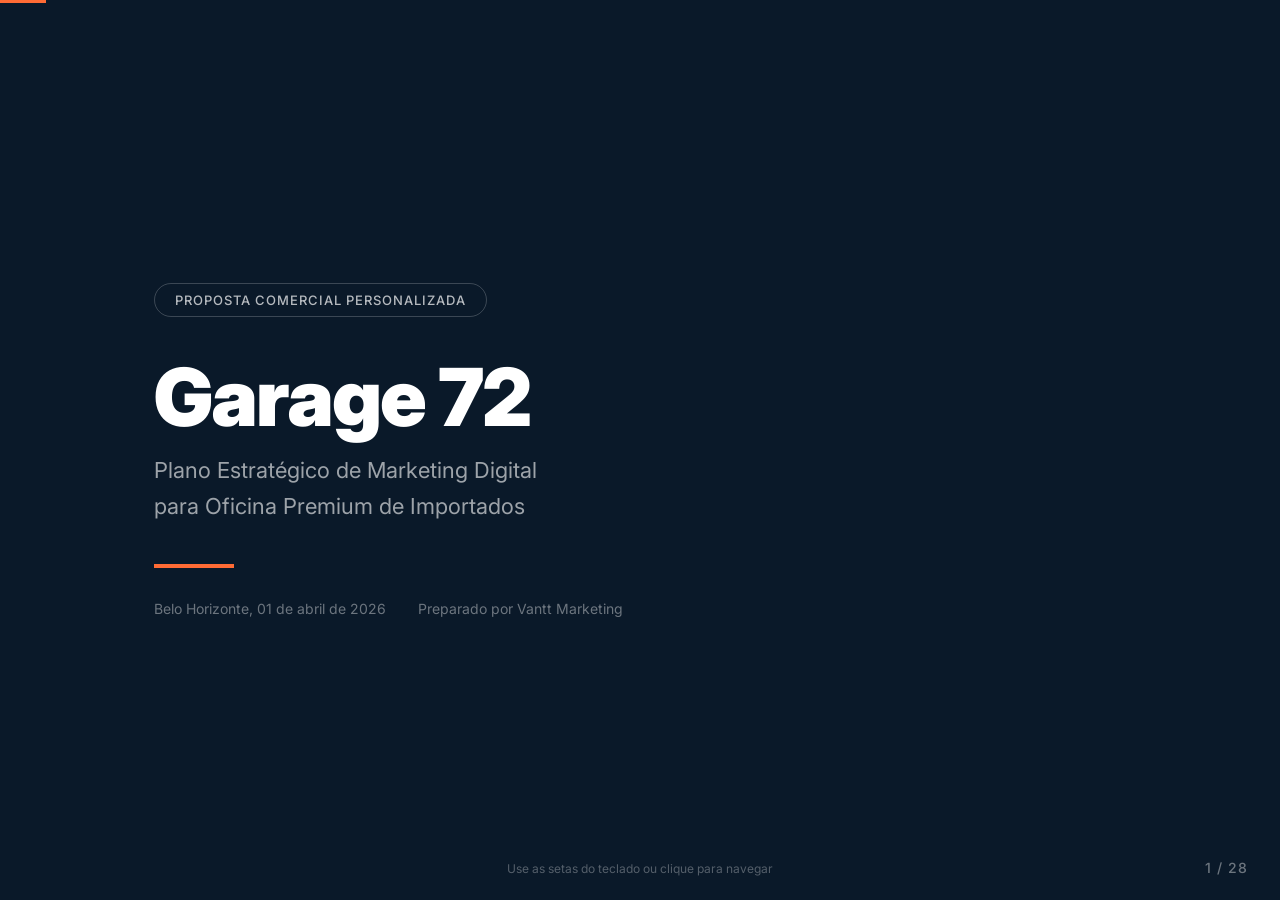
<file: apresentacao-comercial/index.html>
<!DOCTYPE html>
<html lang="pt-BR">
<head>
    <meta charset="UTF-8">
    <meta name="viewport" content="width=device-width, initial-scale=1.0">
    <title>Proposta Comercial — Garage 72 | Vantt Marketing</title>
    <link rel="preconnect" href="https://fonts.googleapis.com">
    <link rel="preconnect" href="https://fonts.gstatic.com" crossorigin>
    <link href="https://fonts.googleapis.com/css2?family=Inter:wght@300;400;500;600;700;800;900&display=swap" rel="stylesheet">
    <link rel="stylesheet" href="styles.css">
</head>
<body>
    <div class="progress-bar" id="progressBar"></div>
    <div class="slide-counter" id="slideCounter">1 / 28</div>

    <!-- SLIDE 1: Capa -->
    <section class="slide slide--cover active" data-slide="1">
        <div class="slide__content">
            <div class="cover__badge">Proposta Comercial Personalizada</div>
            <h1 class="cover__title">Garage 72</h1>
            <p class="cover__subtitle">Plano Estratégico de Marketing Digital<br>para Oficina Premium de Importados</p>
            <div class="cover__divider"></div>
            <div class="cover__meta">
                <span>Belo Horizonte, 01 de abril de 2026</span>
                <span>Preparado por Vantt Marketing</span>
            </div>
        </div>
    </section>

    <!-- SLIDE 2: Quem somos -->
    <section class="slide slide--dark" data-slide="2">
        <div class="slide__content">
            <div class="slide__label">Sobre a Vantt</div>
            <h2>Colocando sua marca<br><span class="accent">sempre à frente</span></h2>
            <div class="grid grid--3">
                <div class="stat-card">
                    <span class="stat-card__number">8</span>
                    <span class="stat-card__label">anos de experiência</span>
                </div>
                <div class="stat-card">
                    <span class="stat-card__number">7</span>
                    <span class="stat-card__label">especialistas na equipe</span>
                </div>
                <div class="stat-card">
                    <span class="stat-card__number">360°</span>
                    <span class="stat-card__label">marketing digital completo</span>
                </div>
            </div>
            <p class="slide__text">Não fazemos só posts. Não gerenciamos só redes. Nós construímos presença, criamos vantagem e transformamos marcas.</p>
        </div>
    </section>

    <!-- SLIDE 3: O que nos diferencia -->
    <section class="slide" data-slide="3">
        <div class="slide__content">
            <div class="slide__label">Nossos Diferenciais</div>
            <h2>Por que a Vantt?</h2>
            <div class="grid grid--2">
                <div class="feature-card">
                    <div class="feature-card__icon">
                        <svg width="32" height="32" viewBox="0 0 24 24" fill="none" stroke="currentColor" stroke-width="2"><circle cx="12" cy="12" r="10"/><path d="M12 6v6l4 2"/></svg>
                    </div>
                    <h3>Estratégia Personalizada</h3>
                    <p>Cada negócio recebe um plano único. Nada de copiar e colar.</p>
                </div>
                <div class="feature-card">
                    <div class="feature-card__icon">
                        <svg width="32" height="32" viewBox="0 0 24 24" fill="none" stroke="currentColor" stroke-width="2"><path d="M13 2L3 14h9l-1 8 10-12h-9l1-8z"/></svg>
                    </div>
                    <h3>Tecnologia e Automação</h3>
                    <p>Robôs trabalham por vocês 24/7. Lembretes, mensagens, agendamentos.</p>
                </div>
                <div class="feature-card">
                    <div class="feature-card__icon">
                        <svg width="32" height="32" viewBox="0 0 24 24" fill="none" stroke="currentColor" stroke-width="2"><path d="M22 12h-4l-3 9L9 3l-3 9H2"/></svg>
                    </div>
                    <h3>Foco em Resultados</h3>
                    <p>Relatórios claros, métricas reais. Vocês sabem exatamente o retorno.</p>
                </div>
                <div class="feature-card">
                    <div class="feature-card__icon">
                        <svg width="32" height="32" viewBox="0 0 24 24" fill="none" stroke="currentColor" stroke-width="2"><path d="M17 21v-2a4 4 0 0 0-4-4H5a4 4 0 0 0-4 4v2"/><circle cx="9" cy="7" r="4"/><path d="M23 21v-2a4 4 0 0 0-3-3.87"/><path d="M16 3.13a4 4 0 0 1 0 7.75"/></svg>
                    </div>
                    <h3>Equipe Completa</h3>
                    <p>Estratégia, design, tráfego, desenvolvimento e automação sob uma gestão.</p>
                </div>
            </div>
        </div>
    </section>

    <!-- SLIDE 4: Diagnóstico — Título -->
    <section class="slide slide--dark" data-slide="4">
        <div class="slide__content slide__content--center">
            <div class="slide__label">Diagnóstico</div>
            <h2 class="slide__title--big">O que descobrimos<br>sobre a <span class="accent">Garage 72</span></h2>
            <p class="slide__text">Análise baseada na nossa conversa de 26/03 e nos dados que vocês compartilharam</p>
        </div>
    </section>

    <!-- SLIDE 5: Pontos fortes -->
    <section class="slide" data-slide="5">
        <div class="slide__content">
            <div class="slide__label">Diagnóstico</div>
            <h2>O que vocês têm de <span class="accent">excepcional</span></h2>
            <div class="list-highlight">
                <div class="list-highlight__item">
                    <span class="list-highlight__number">30+</span>
                    <div>
                        <strong>Anos de experiência</strong>
                        <p>Dennis trabalhou na BMW (Multi-Import), Alpina, AC Imports. Poucos em BH têm essa bagagem.</p>
                    </div>
                </div>
                <div class="list-highlight__item">
                    <span class="list-highlight__number">87%</span>
                    <div>
                        <strong>Margem bruta saudável</strong>
                        <p>O modelo de negócio funciona. O problema não é margem — é volume.</p>
                    </div>
                </div>
                <div class="list-highlight__item">
                    <span class="list-highlight__number">5.0</span>
                    <div>
                        <strong>Avaliação no Google</strong>
                        <p>Clientes satisfeitos. A qualidade do serviço é real, não é marketing.</p>
                    </div>
                </div>
            </div>
        </div>
    </section>

    <!-- SLIDE 6: Processo diferenciado -->
    <section class="slide" data-slide="6">
        <div class="slide__content">
            <div class="slide__label">Diagnóstico</div>
            <h2>Vocês já fazem o que a maioria <span class="accent">não faz</span></h2>
            <div class="checklist">
                <div class="checklist__item"><span class="checklist__check">&#10003;</span> Checkin com fotos e checklist do veículo</div>
                <div class="checklist__item"><span class="checklist__check">&#10003;</span> Encapam banco e volante do cliente</div>
                <div class="checklist__item"><span class="checklist__check">&#10003;</span> Transparência total — mostram peça, filmam, explicam</div>
                <div class="checklist__item"><span class="checklist__check">&#10003;</span> Garantia de 90 dias com reposição imediata</div>
                <div class="checklist__item"><span class="checklist__check">&#10003;</span> Contrato claro com termos e condições</div>
                <div class="checklist__item"><span class="checklist__check">&#10003;</span> Ambiente limpo, café, água mineral</div>
                <div class="checklist__item"><span class="checklist__check">&#10003;</span> Agenda organizada — sem acúmulo de carros</div>
            </div>
            <div class="quote-box">
                <p>"Não adianta ser bom. Vocês têm que <strong>parecer</strong> bom."</p>
            </div>
        </div>
    </section>

    <!-- SLIDE 7: O problema central -->
    <section class="slide slide--accent" data-slide="7">
        <div class="slide__content slide__content--center">
            <h2 class="slide__title--big">O problema não é o serviço.</h2>
            <p class="slide__text--large">É que <strong>ninguém sabe</strong> que vocês existem.</p>
        </div>
    </section>

    <!-- SLIDE 8: Números que preocupam -->
    <section class="slide" data-slide="8">
        <div class="slide__content">
            <div class="slide__label">Diagnóstico</div>
            <h2>Números que precisam <span class="accent">mudar</span></h2>
            <div class="grid grid--2">
                <div class="alert-card">
                    <span class="alert-card__number">R$ 215.477</span>
                    <span class="alert-card__label">em orçamentos em aberto sem acompanhamento</span>
                </div>
                <div class="alert-card">
                    <span class="alert-card__number">42,9%</span>
                    <span class="alert-card__label">dos clientes vieram só uma vez e nunca mais voltaram</span>
                </div>
                <div class="alert-card">
                    <span class="alert-card__number">46%</span>
                    <span class="alert-card__label">dos clientes novos não têm origem registrada</span>
                </div>
                <div class="alert-card">
                    <span class="alert-card__number">35%</span>
                    <span class="alert-card__label">da meta de março atingida (R$ 17.526 de R$ 50.000)</span>
                </div>
            </div>
        </div>
    </section>

    <!-- SLIDE 9: Receita perdida -->
    <section class="slide slide--dark" data-slide="9">
        <div class="slide__content slide__content--center">
            <div class="slide__label">O custo de não agir</div>
            <h2>Receita que está escapando <span class="accent">todo mês</span></h2>
            <div class="revenue-lost">
                <div class="revenue-lost__item">
                    <span class="revenue-lost__value">R$ 215.477</span>
                    <span class="revenue-lost__desc">Orçamentos em aberto — se convertesse 20%, seriam R$ 43.095</span>
                </div>
                <div class="revenue-lost__plus">+</div>
                <div class="revenue-lost__item">
                    <span class="revenue-lost__value">R$ 47.000+</span>
                    <span class="revenue-lost__desc">Se 30% dos clientes de visita única voltassem mais uma vez</span>
                </div>
                <div class="revenue-lost__plus">=</div>
                <div class="revenue-lost__item revenue-lost__item--total">
                    <span class="revenue-lost__value">R$ 90.000+</span>
                    <span class="revenue-lost__desc">Receita perdida por falta de acompanhamento e retenção</span>
                </div>
            </div>
        </div>
    </section>

    <!-- SLIDE 10: Mercado de BH -->
    <section class="slide" data-slide="10">
        <div class="slide__content">
            <div class="slide__label">Oportunidade de Mercado</div>
            <h2>O mercado de BH está <span class="accent">a favor</span> de vocês</h2>
            <div class="grid grid--3">
                <div class="stat-card stat-card--light">
                    <span class="stat-card__number">2,7 mi</span>
                    <span class="stat-card__label">veículos em BH</span>
                </div>
                <div class="stat-card stat-card--light">
                    <span class="stat-card__number">+6,6%</span>
                    <span class="stat-card__label">crescimento do segmento premium em 2025</span>
                </div>
                <div class="stat-card stat-card--light">
                    <span class="stat-card__number">400-500 mil</span>
                    <span class="stat-card__label">importados estimados na capital</span>
                </div>
            </div>
            <div class="insight-box">
                <p><strong>Tendência clara:</strong> Donos de importados com 3+ anos migram das concessionárias para oficinas independentes especializadas. O preço é 30-50% menor e o atendimento, mais personalizado.</p>
            </div>
        </div>
    </section>

    <!-- SLIDE 11: Concorrência fraca -->
    <section class="slide" data-slide="11">
        <div class="slide__content">
            <div class="slide__label">Oportunidade de Mercado</div>
            <h2>A concorrência tem <span class="accent">presença digital fraca</span></h2>
            <p class="slide__text">Analisamos as principais oficinas especializadas em importados de BH. Nenhuma domina o marketing digital:</p>
            <div class="comparison-table">
                <div class="comparison-table__row comparison-table__row--header">
                    <span>Oficina</span>
                    <span>Google Ads</span>
                    <span>Instagram</span>
                    <span>Site com SEO</span>
                    <span>Automações</span>
                </div>
                <div class="comparison-table__row">
                    <span>Auto German</span>
                    <span class="tag tag--no">Não</span>
                    <span class="tag tag--weak">Fraco</span>
                    <span class="tag tag--weak">Básico</span>
                    <span class="tag tag--no">Não</span>
                </div>
                <div class="comparison-table__row">
                    <span>BonaldiCar</span>
                    <span class="tag tag--no">Não</span>
                    <span class="tag tag--weak">Fraco</span>
                    <span class="tag tag--no">Não</span>
                    <span class="tag tag--no">Não</span>
                </div>
                <div class="comparison-table__row">
                    <span>Rocket</span>
                    <span class="tag tag--weak">Básico</span>
                    <span class="tag tag--ok">Ativo</span>
                    <span class="tag tag--weak">Básico</span>
                    <span class="tag tag--no">Não</span>
                </div>
                <div class="comparison-table__row comparison-table__row--highlight">
                    <span><strong>Garage 72 com Vantt</strong></span>
                    <span class="tag tag--yes">Sim</span>
                    <span class="tag tag--yes">Profissional</span>
                    <span class="tag tag--yes">Otimizado</span>
                    <span class="tag tag--yes">Completo</span>
                </div>
            </div>
        </div>
    </section>

    <!-- SLIDE 12: Estratégia — Título -->
    <section class="slide slide--dark" data-slide="12">
        <div class="slide__content slide__content--center">
            <div class="slide__label">Estratégia</div>
            <h2 class="slide__title--big">O Plano para<br><span class="accent">lotar a Garage 72</span></h2>
        </div>
    </section>

    <!-- SLIDE 13: Visão geral da estratégia -->
    <section class="slide" data-slide="13">
        <div class="slide__content">
            <div class="slide__label">Estratégia</div>
            <h2>Três pilares para crescer</h2>
            <div class="grid grid--3">
                <div class="pillar-card">
                    <div class="pillar-card__number">01</div>
                    <h3>Captar</h3>
                    <p>Trazer clientes novos com custo controlado através de Google Ads, Google Meu Negócio e Instagram</p>
                </div>
                <div class="pillar-card">
                    <div class="pillar-card__number">02</div>
                    <h3>Converter</h3>
                    <p>Transformar orçamentos em vendas com automações de recuperação e acompanhamento</p>
                </div>
                <div class="pillar-card">
                    <div class="pillar-card__number">03</div>
                    <h3>Reter</h3>
                    <p>Fazer o cliente voltar com lembretes automáticos, programa de indicação e relacionamento</p>
                </div>
            </div>
        </div>
    </section>

    <!-- SLIDE 14: Funil da troca de óleo -->
    <section class="slide" data-slide="14">
        <div class="slide__content">
            <div class="slide__label">Estratégia — Captação</div>
            <h2>A troca de óleo é o <span class="accent">"e-book" da oficina</span></h2>
            <div class="funnel">
                <div class="funnel__step">
                    <div class="funnel__bar" style="width:100%">
                        <span>Google Ads: "troca de óleo importado BH"</span>
                    </div>
                </div>
                <div class="funnel__step">
                    <div class="funnel__bar" style="width:85%">
                        <span>Cliente agenda pelo WhatsApp</span>
                    </div>
                </div>
                <div class="funnel__step">
                    <div class="funnel__bar" style="width:70%">
                        <span>Dennis faz checklist completo do veículo</span>
                    </div>
                </div>
                <div class="funnel__step">
                    <div class="funnel__bar" style="width:55%">
                        <span>Identifica serviços adicionais necessários</span>
                    </div>
                </div>
                <div class="funnel__step">
                    <div class="funnel__bar" style="width:40%">
                        <span>Elaine fecha o serviço adicional</span>
                    </div>
                </div>
                <div class="funnel__step">
                    <div class="funnel__bar funnel__bar--accent" style="width:30%">
                        <span>Ticket médio sobe de R$ 500 para R$ 2.000+</span>
                    </div>
                </div>
            </div>
            <div class="insight-box">
                <p>Todo carro precisa de troca de óleo. Vocês não precisam vender a ideia. O cliente já quer. E vocês ganham lucro <strong>na captação</strong>.</p>
            </div>
        </div>
    </section>

    <!-- SLIDE 15: Google Ads -->
    <section class="slide" data-slide="15">
        <div class="slide__content">
            <div class="slide__label">Estratégia — Captação</div>
            <h2>Google Ads: aparecer quando o cliente <span class="accent">está procurando</span></h2>
            <div class="grid grid--2">
                <div>
                    <h3>Como funciona</h3>
                    <p>Quando alguém em BH pesquisa "oficina BMW BH", "troca de óleo importado" ou "mecânica especializada importados", a Garage 72 aparece no topo do Google.</p>
                    <br>
                    <h3>Termos estratégicos</h3>
                    <ul class="simple-list">
                        <li>Oficina importados BH</li>
                        <li>Mecânica BMW Belo Horizonte</li>
                        <li>Troca de óleo importado BH</li>
                        <li>Revisão Land Rover BH</li>
                        <li>Mecânica Audi BH</li>
                    </ul>
                </div>
                <div class="google-mockup">
                    <div class="google-mockup__bar">google.com</div>
                    <div class="google-mockup__search">oficina importados BH</div>
                    <div class="google-mockup__ad">
                        <span class="google-mockup__ad-tag">Anúncio</span>
                        <strong>Garage 72 — Oficina Especializada em Importados</strong>
                        <p>+30 anos de experiência com BMW, Land Rover, Audi e Volvo. Diagnóstico computadorizado. Garantia de 90 dias. Agende agora.</p>
                        <span class="google-mockup__url">garage72.com.br</span>
                    </div>
                </div>
            </div>
        </div>
    </section>

    <!-- SLIDE 16: Google Meu Negócio -->
    <section class="slide" data-slide="16">
        <div class="slide__content">
            <div class="slide__label">Estratégia — Captação</div>
            <h2>Google Meu Negócio: o canal que já traz <span class="accent">25% dos clientes</span></h2>
            <div class="grid grid--2">
                <div>
                    <h3>O que vamos fazer</h3>
                    <ul class="action-list">
                        <li>Otimizar perfil completo (fotos profissionais, descrição, horários)</li>
                        <li>Publicações semanais com fotos de serviços realizados</li>
                        <li>Estratégia de avaliações — solicitar ativamente após cada serviço</li>
                        <li>Responder todas as avaliações (positivas e negativas)</li>
                        <li>Categorias e palavras-chave otimizadas para importados</li>
                    </ul>
                </div>
                <div>
                    <h3>Por que é tão importante</h3>
                    <div class="insight-box">
                        <p>Elaine já percebeu: <strong>"quanto mais fotos eu coloco, mais gente vem"</strong>. Vamos potencializar isso com estratégia profissional.</p>
                    </div>
                    <br>
                    <p>Avaliação abaixo de 4,5 estrelas elimina a oficina da consideração. Vocês têm 5.0 — isso é ouro. Precisamos de mais volume de avaliações.</p>
                </div>
            </div>
        </div>
    </section>

    <!-- SLIDE 17: Instagram -->
    <section class="slide" data-slide="17">
        <div class="slide__content">
            <div class="slide__label">Estratégia — Autoridade</div>
            <h2>Instagram: construir <span class="accent">confiança</span> antes da visita</h2>
            <div class="grid grid--3">
                <div class="content-card">
                    <h4>Bastidores</h4>
                    <p>Dennis trabalhando, diagnóstico, troca de peças. A pessoa vê a competência antes de ir.</p>
                </div>
                <div class="content-card">
                    <h4>Antes e Depois</h4>
                    <p>Fotos do problema encontrado e do resultado final. Prova visual de qualidade.</p>
                </div>
                <div class="content-card">
                    <h4>Dicas por Marca</h4>
                    <p>"5 sinais de que o câmbio da sua BMW precisa de atenção". Conteúdo educativo que posiciona como especialista.</p>
                </div>
                <div class="content-card">
                    <h4>Depoimentos</h4>
                    <p>Clientes satisfeitos falando da experiência. Vídeo curto de 15-30 segundos.</p>
                </div>
                <div class="content-card">
                    <h4>Casos Resolvidos</h4>
                    <p>"O cliente passou em 4 oficinas antes de chegar aqui". Histórias reais que geram confiança.</p>
                </div>
                <div class="content-card">
                    <h4>Experiência do Dennis</h4>
                    <p>30+ anos com importados. BMW, Land Rover, Audi. Esse é o conteúdo mais valioso que vocês têm.</p>
                </div>
            </div>
        </div>
    </section>

    <!-- SLIDE 18: Automações -->
    <section class="slide slide--dark" data-slide="18">
        <div class="slide__content">
            <div class="slide__label">Estratégia — Retenção</div>
            <h2>Automações: o robô que <span class="accent">nunca esquece</span></h2>
            <div class="automation-flow">
                <div class="automation-flow__item">
                    <div class="automation-flow__icon">1</div>
                    <div>
                        <strong>Pós-serviço (48h)</strong>
                        <p>Mensagem automática: "Tudo certo com o veículo? Avalie-nos no Google."</p>
                    </div>
                </div>
                <div class="automation-flow__item">
                    <div class="automation-flow__icon">2</div>
                    <div>
                        <strong>Lembrete de revisão (6 meses)</strong>
                        <p>"Já se passaram 6 meses desde a última revisão do seu [marca/modelo]. Hora de cuidar."</p>
                    </div>
                </div>
                <div class="automation-flow__item">
                    <div class="automation-flow__icon">3</div>
                    <div>
                        <strong>Aniversário do cliente</strong>
                        <p>Mensagem personalizada + desconto exclusivo de aniversário.</p>
                    </div>
                </div>
                <div class="automation-flow__item">
                    <div class="automation-flow__icon">4</div>
                    <div>
                        <strong>Recuperação de orçamento (3 dias)</strong>
                        <p>"Fulano, o orçamento do seu [veículo] está disponível. Posso tirar alguma dúvida?"</p>
                    </div>
                </div>
                <div class="automation-flow__item">
                    <div class="automation-flow__icon">5</div>
                    <div>
                        <strong>Programa de indicação</strong>
                        <p>Automático: "Indique um amigo e ganhe 10% de desconto no próximo serviço."</p>
                    </div>
                </div>
            </div>
        </div>
    </section>

    <!-- SLIDE 19: Site -->
    <section class="slide" data-slide="19">
        <div class="slide__content">
            <div class="slide__label">Estratégia — Presença Digital</div>
            <h2>Site institucional com <span class="accent">SEO local</span></h2>
            <div class="grid grid--2">
                <div>
                    <h3>O que vai ter</h3>
                    <ul class="action-list">
                        <li>Página principal com proposta de valor clara</li>
                        <li>Página por serviço (otimizada para Google)</li>
                        <li>Seção de marcas atendidas (BMW, Land Rover, Audi, Volvo...)</li>
                        <li>Depoimentos e avaliações reais</li>
                        <li>Botão de WhatsApp direto para agendamento</li>
                        <li>Galeria de fotos de serviços realizados</li>
                        <li>Credenciais do Dennis (experiência, certificações)</li>
                    </ul>
                </div>
                <div>
                    <h3>Por que importa</h3>
                    <p>O site é a base de tudo. É onde o Google Ads leva. É o que aparece quando pesquisam. É a primeira impressão profissional da oficina.</p>
                    <br>
                    <h3>Páginas que capturam tráfego</h3>
                    <ul class="simple-list">
                        <li>garage72.com.br/oficina-bmw-bh</li>
                        <li>garage72.com.br/troca-oleo-importado</li>
                        <li>garage72.com.br/mecanica-land-rover-bh</li>
                        <li>garage72.com.br/revisao-audi-bh</li>
                    </ul>
                </div>
            </div>
        </div>
    </section>

    <!-- SLIDE 20: CRM e dados -->
    <section class="slide" data-slide="20">
        <div class="slide__content">
            <div class="slide__label">Estratégia — Gestão</div>
            <h2>Gestão de clientes e <span class="accent">análise de dados</span></h2>
            <div class="grid grid--2">
                <div>
                    <h3>Painel de controle</h3>
                    <p>Vocês terão visibilidade total sobre:</p>
                    <ul class="action-list">
                        <li>De onde cada cliente veio (Google, indicação, Instagram)</li>
                        <li>Quantos orçamentos foram enviados e quantos fecharam</li>
                        <li>Quanto cada cliente já gastou com vocês (valor vitalício)</li>
                        <li>Quem está "devendo" uma revisão</li>
                        <li>Qual campanha está trazendo mais resultado</li>
                    </ul>
                </div>
                <div>
                    <h3>Consultoria estratégica</h3>
                    <p>Reuniões mensais para:</p>
                    <ul class="action-list">
                        <li>Analisar resultados das campanhas</li>
                        <li>Ajustar estratégias com base em dados reais</li>
                        <li>Definir metas realistas e acompanhar evolução</li>
                        <li>Orientar precificação e posicionamento</li>
                        <li>Identificar oportunidades de crescimento</li>
                    </ul>
                </div>
            </div>
        </div>
    </section>

    <!-- SLIDE 21: Resultados esperados -->
    <section class="slide slide--accent" data-slide="21">
        <div class="slide__content slide__content--center">
            <div class="slide__label" style="color:#fff">Projeção</div>
            <h2 class="slide__title--big">O que vocês podem esperar</h2>
            <div class="grid grid--3" style="margin-top:48px">
                <div class="result-card">
                    <span class="result-card__timeline">30 dias</span>
                    <span class="result-card__result">Google Meu Negócio otimizado + primeiros anúncios rodando</span>
                </div>
                <div class="result-card">
                    <span class="result-card__timeline">60 dias</span>
                    <span class="result-card__result">Aumento visível de contatos e agendamentos pelo WhatsApp</span>
                </div>
                <div class="result-card">
                    <span class="result-card__timeline">90 dias</span>
                    <span class="result-card__result">Fluxo constante de clientes novos + base fidelizada retornando</span>
                </div>
            </div>
        </div>
    </section>

    <!-- SLIDE 22: Empilhamento — Título -->
    <section class="slide slide--dark" data-slide="22">
        <div class="slide__content slide__content--center">
            <div class="slide__label">Investimento</div>
            <h2 class="slide__title--big">Quanto tudo isso<br><span class="accent">custaria</span> no mercado?</h2>
            <p class="slide__text">Se vocês contratassem cada serviço separadamente, com prestadores diferentes...</p>
        </div>
    </section>

    <!-- SLIDE 23: Empilhamento item a item -->
    <section class="slide" data-slide="23">
        <div class="slide__content">
            <div class="slide__label">Investimento — Valor de Mercado</div>
            <h2>Cada peça tem seu valor</h2>
            <div class="stack-list" id="stackList">
                <div class="stack-item">
                    <span class="stack-item__name">Gestão de Google Ads (gestor de tráfego)</span>
                    <span class="stack-item__value">R$ 2.500/mês</span>
                </div>
                <div class="stack-item">
                    <span class="stack-item__name">Google Meu Negócio — configuração + gestão mensal</span>
                    <span class="stack-item__value">R$ 600 + R$ 500/mês</span>
                </div>
                <div class="stack-item">
                    <span class="stack-item__name">Gestão profissional de Instagram (agência)</span>
                    <span class="stack-item__value">R$ 2.500/mês</span>
                </div>
                <div class="stack-item">
                    <span class="stack-item__name">Criação de site institucional com SEO (agência web)</span>
                    <span class="stack-item__value">R$ 8.000</span>
                </div>
                <div class="stack-item">
                    <span class="stack-item__name">Manutenção e atualização mensal do site</span>
                    <span class="stack-item__value">R$ 800/mês</span>
                </div>
                <div class="stack-item">
                    <span class="stack-item__name">Automações de WhatsApp (empresa de automação)</span>
                    <span class="stack-item__value">R$ 2.500/mês</span>
                </div>
                <div class="stack-item">
                    <span class="stack-item__name">Sistema de gestão de clientes (CRM)</span>
                    <span class="stack-item__value">R$ 1.500/mês</span>
                </div>
                <div class="stack-item">
                    <span class="stack-item__name">Gestão de Meta Ads — Instagram e Facebook (gestor de tráfego)</span>
                    <span class="stack-item__value">R$ 2.500/mês</span>
                </div>
                <div class="stack-item">
                    <span class="stack-item__name">Consultoria estratégica mensal</span>
                    <span class="stack-item__value">R$ 2.000/mês</span>
                </div>
                <div class="stack-item">
                    <span class="stack-item__name">Identidade visual profissional (designer/agência)</span>
                    <span class="stack-item__value">R$ 7.000</span>
                </div>
            </div>
        </div>
    </section>

    <!-- SLIDE 24: Total empilhado -->
    <section class="slide slide--dark" data-slide="24">
        <div class="slide__content slide__content--center">
            <div class="slide__label">Investimento — Valor Total</div>
            <h2>Se contratasse tudo avulso</h2>
            <div class="total-stack">
                <div class="total-stack__row">
                    <span>Projetos únicos (site + identidade visual + GMN)</span>
                    <span>R$ 15.600</span>
                </div>
                <div class="total-stack__row">
                    <span>Mensalidade (9 prestadores diferentes)</span>
                    <span>R$ 14.800/mês</span>
                </div>
                <div class="total-stack__divider"></div>
                <div class="total-stack__row total-stack__row--total">
                    <span>Total no primeiro ano</span>
                    <span>R$ 193.200</span>
                </div>
            </div>
            <p class="slide__text" style="margin-top:32px;opacity:0.7">Coordenando 9 prestadores diferentes, sem integração entre eles.</p>
        </div>
    </section>

    <!-- SLIDE 25: Pergunta de ancoragem — foco no ganho -->
    <section class="slide slide--accent" data-slide="25">
        <div class="slide__content slide__content--center">
            <h2 class="slide__title--big">O que vocês precisam ganhar<br>para <span style="font-size:0.9em">compensar</span> o investimento?</h2>
            <div class="grid grid--3" style="margin-top:40px;text-align:center">
                <div style="background:rgba(255,255,255,0.12);border-radius:12px;padding:24px">
                    <span style="display:block;font-size:32px;font-weight:900">R$ 7.000</span>
                    <span style="font-size:14px;opacity:0.8">investimento mensal total<br>(fee + tráfego)</span>
                </div>
                <div style="background:rgba(255,255,255,0.12);border-radius:12px;padding:24px">
                    <span style="display:block;font-size:32px;font-weight:900">R$ 10.500</span>
                    <span style="font-size:14px;opacity:0.8">faturamento extra necessário<br>(margem de 2/3)</span>
                </div>
                <div style="background:rgba(255,255,255,0.12);border-radius:12px;padding:24px">
                    <span style="display:block;font-size:32px;font-weight:900">7 clientes</span>
                    <span style="font-size:14px;opacity:0.8">a mais por mês<br>(ticket médio R$ 1.617)</span>
                </div>
            </div>
            <p class="slide__text--large" style="margin-top:32px">Com a estimativa de <strong>14 a 38 clientes novos por mês</strong>,<br>o retorno é de <strong>2x a 6x</strong> o investimento.</p>
        </div>
    </section>

    <!-- SLIDE 26: Preço real -->
    <section class="slide slide--dark" data-slide="26">
        <div class="slide__content slide__content--center">
            <div class="slide__label">Investimento Real</div>
            <h2>Vocês não vão pagar<br><span class="price-crossed">R$ 193.200/ano</span></h2>
            <div class="price-reveal">
                <div class="price-reveal__label">Investimento mensal com a Vantt</div>
                <div class="price-reveal__value">R$ 5.000<span class="price-reveal__period">/mês</span></div>
                <div class="price-reveal__note">Site, identidade visual, automações e configuração inicial inclusos</div>
            </div>
            <div class="price-comparison">
                <div class="price-comparison__item">
                    <span>Avulso</span>
                    <span>R$ 14.800/mês</span>
                </div>
                <div class="price-comparison__item price-comparison__item--vantt">
                    <span>Com a Vantt</span>
                    <span>R$ 5.000/mês</span>
                </div>
                <div class="price-comparison__item price-comparison__item--savings">
                    <span>Vocês economizam</span>
                    <span>R$ 9.800/mês</span>
                </div>
            </div>
        </div>
    </section>

    <!-- SLIDE 27: Verba de mídia -->
    <section class="slide" data-slide="27">
        <div class="slide__content">
            <div class="slide__label">Investimento</div>
            <h2>Sobre a verba de <span class="accent">mídia</span></h2>
            <div class="grid grid--2">
                <div>
                    <h3>O que é verba de mídia?</h3>
                    <p>É o valor pago diretamente ao Google (ou Instagram) para exibir os anúncios. Não é o valor da Vantt — é o "combustível" das campanhas.</p>
                    <br>
                    <h3>Recomendação inicial</h3>
                    <div class="highlight-number">
                        <span class="highlight-number__value">R$ 1.500 a R$ 3.000</span>
                        <span class="highlight-number__label">por mês em Google Ads</span>
                    </div>
                </div>
                <div>
                    <h3>Por que Google Ads primeiro?</h3>
                    <ul class="action-list">
                        <li>A pessoa já está procurando oficina — demanda ativa</li>
                        <li>Resultado em dias, não em meses</li>
                        <li>Elaine já viu funcionar: "a advogada fez Google Ads e voltou a ter clientes"</li>
                        <li>Vocês já recebem 25% dos clientes pelo Google — vamos multiplicar</li>
                    </ul>
                    <br>
                    <div class="insight-box">
                        <p>Com R$ 1.500/mês de mídia e custo por contato de ~R$ 30-50, são <strong>30 a 50 novos contatos por mês</strong>.</p>
                    </div>
                </div>
            </div>
        </div>
    </section>

    <!-- SLIDE 28: Próximos passos -->
    <section class="slide slide--dark" data-slide="28">
        <div class="slide__content slide__content--center">
            <div class="slide__label">Próximos Passos</div>
            <h2>Vamos começar?</h2>
            <div class="next-steps">
                <div class="next-step">
                    <span class="next-step__number">1</span>
                    <span>Assinatura do contrato</span>
                </div>
                <div class="next-step">
                    <span class="next-step__number">2</span>
                    <span>Acesso às contas (Google, Instagram, sistema)</span>
                </div>
                <div class="next-step">
                    <span class="next-step__number">3</span>
                    <span>Setup completo em até 15 dias (site, automações, GMN, campanhas)</span>
                </div>
                <div class="next-step">
                    <span class="next-step__number">4</span>
                    <span>Primeiros resultados em 30 dias</span>
                </div>
            </div>
            <div class="cta-section">
                <p class="cta-section__text">Vantt Marketing</p>
                <p class="cta-section__contact">Mateus — (31) 99976-7916</p>
                <p class="cta-section__url">vanttmkt.com</p>
            </div>
        </div>
    </section>

    <div class="nav-hint">
        <span>Use as setas do teclado ou clique para navegar</span>
    </div>

    <script src="script.js"></script>
</body>
</html>
</file>
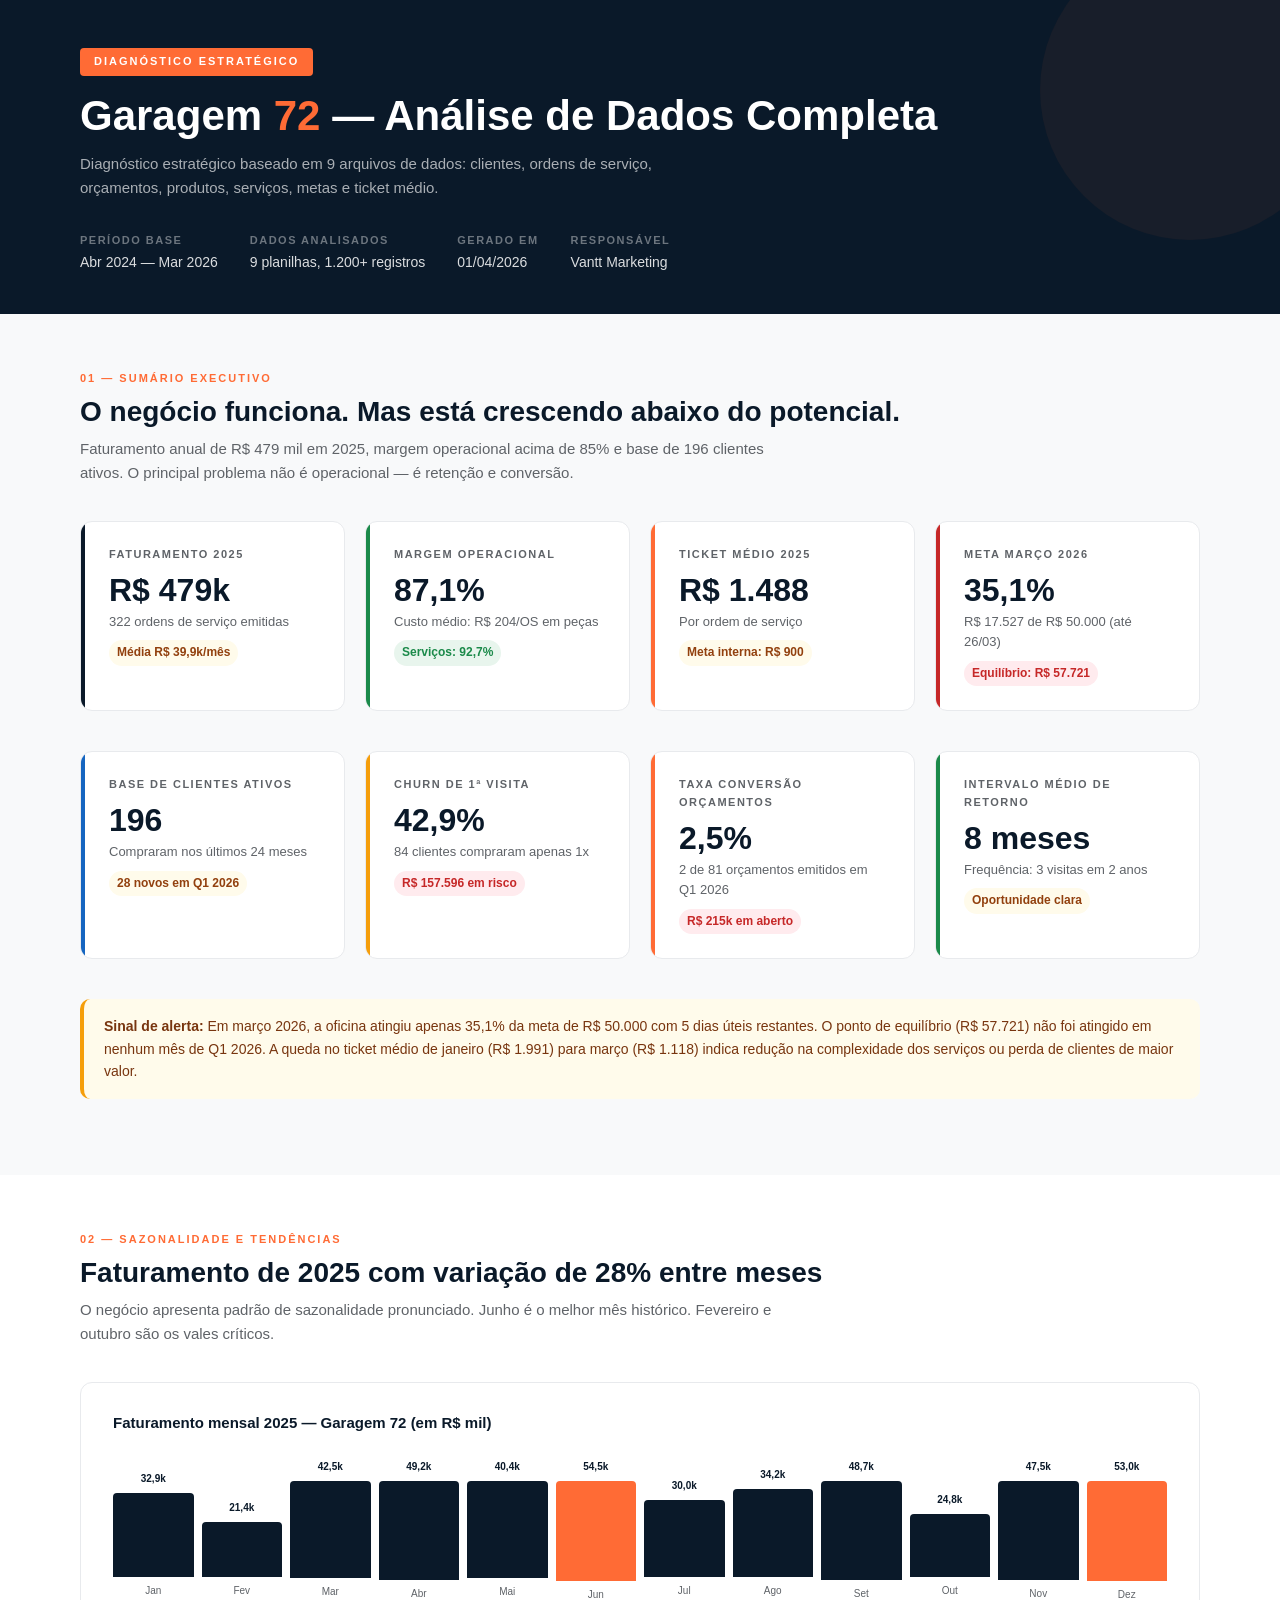
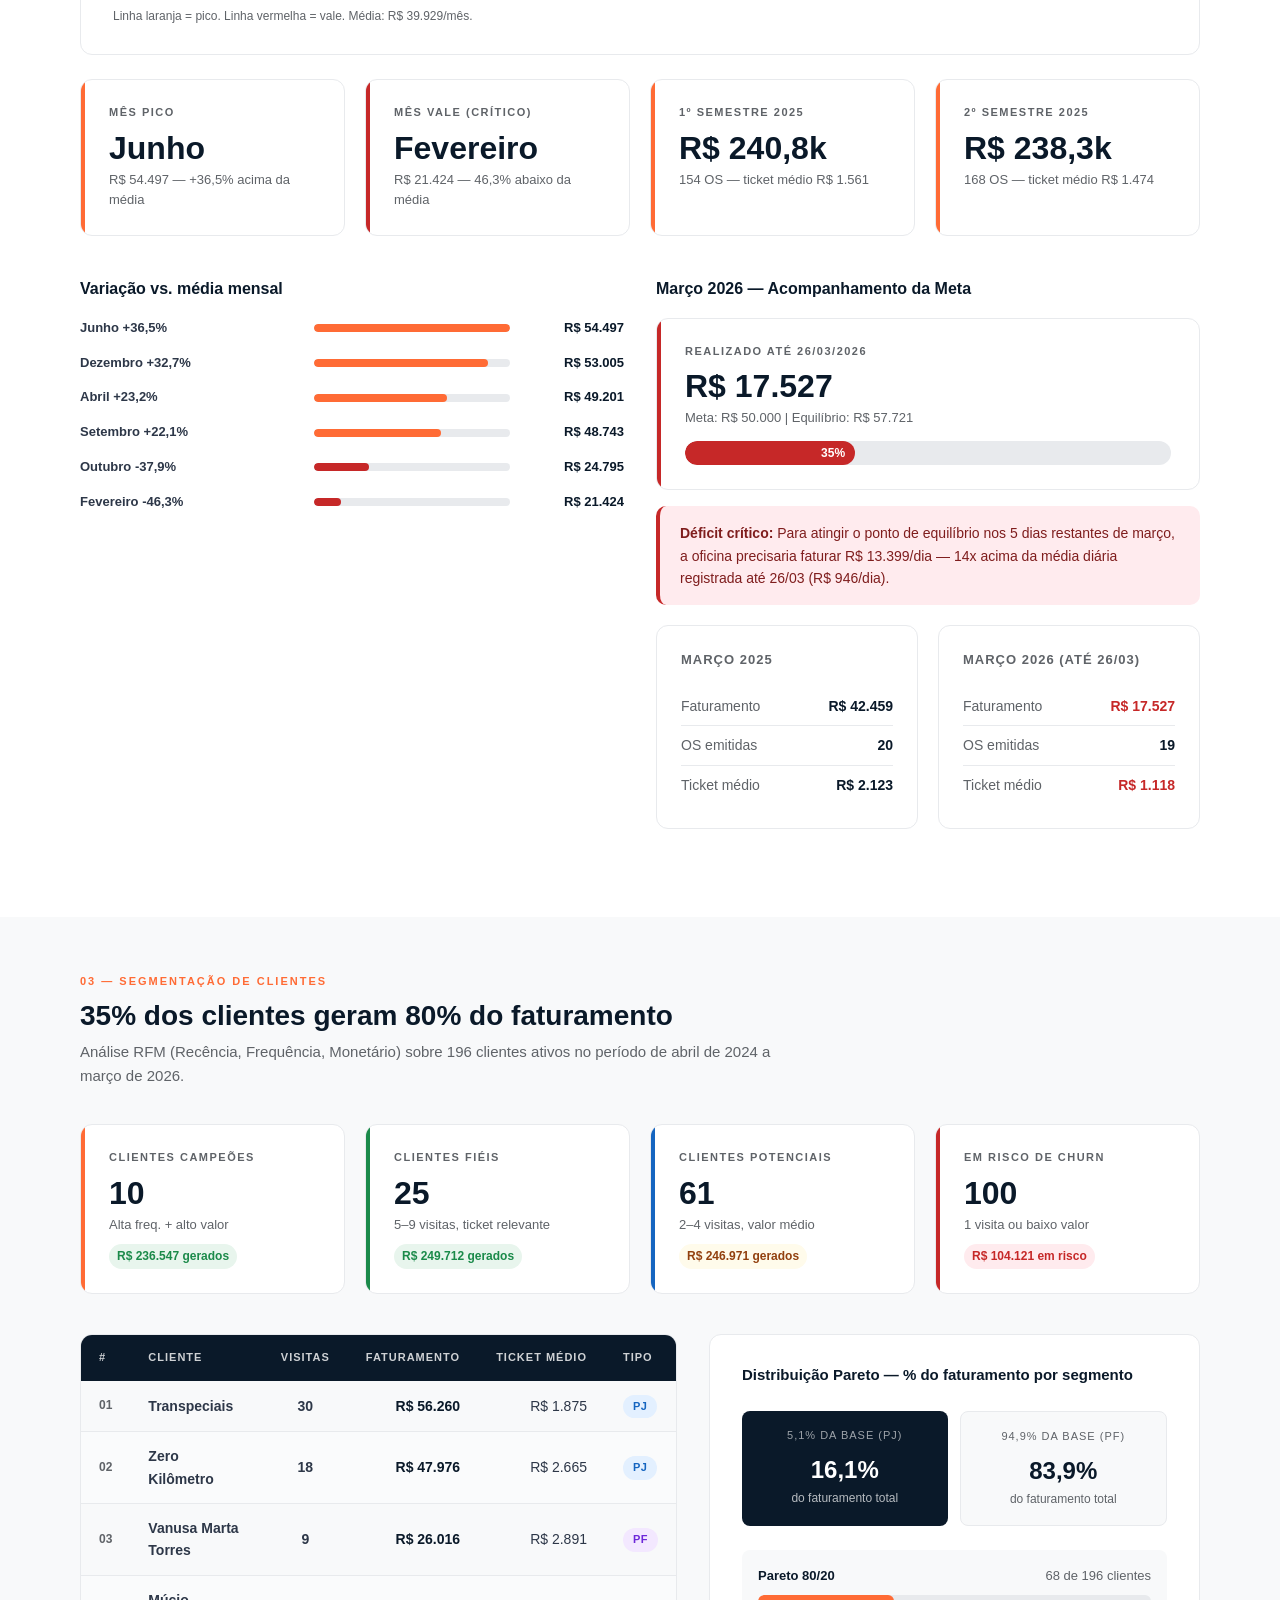
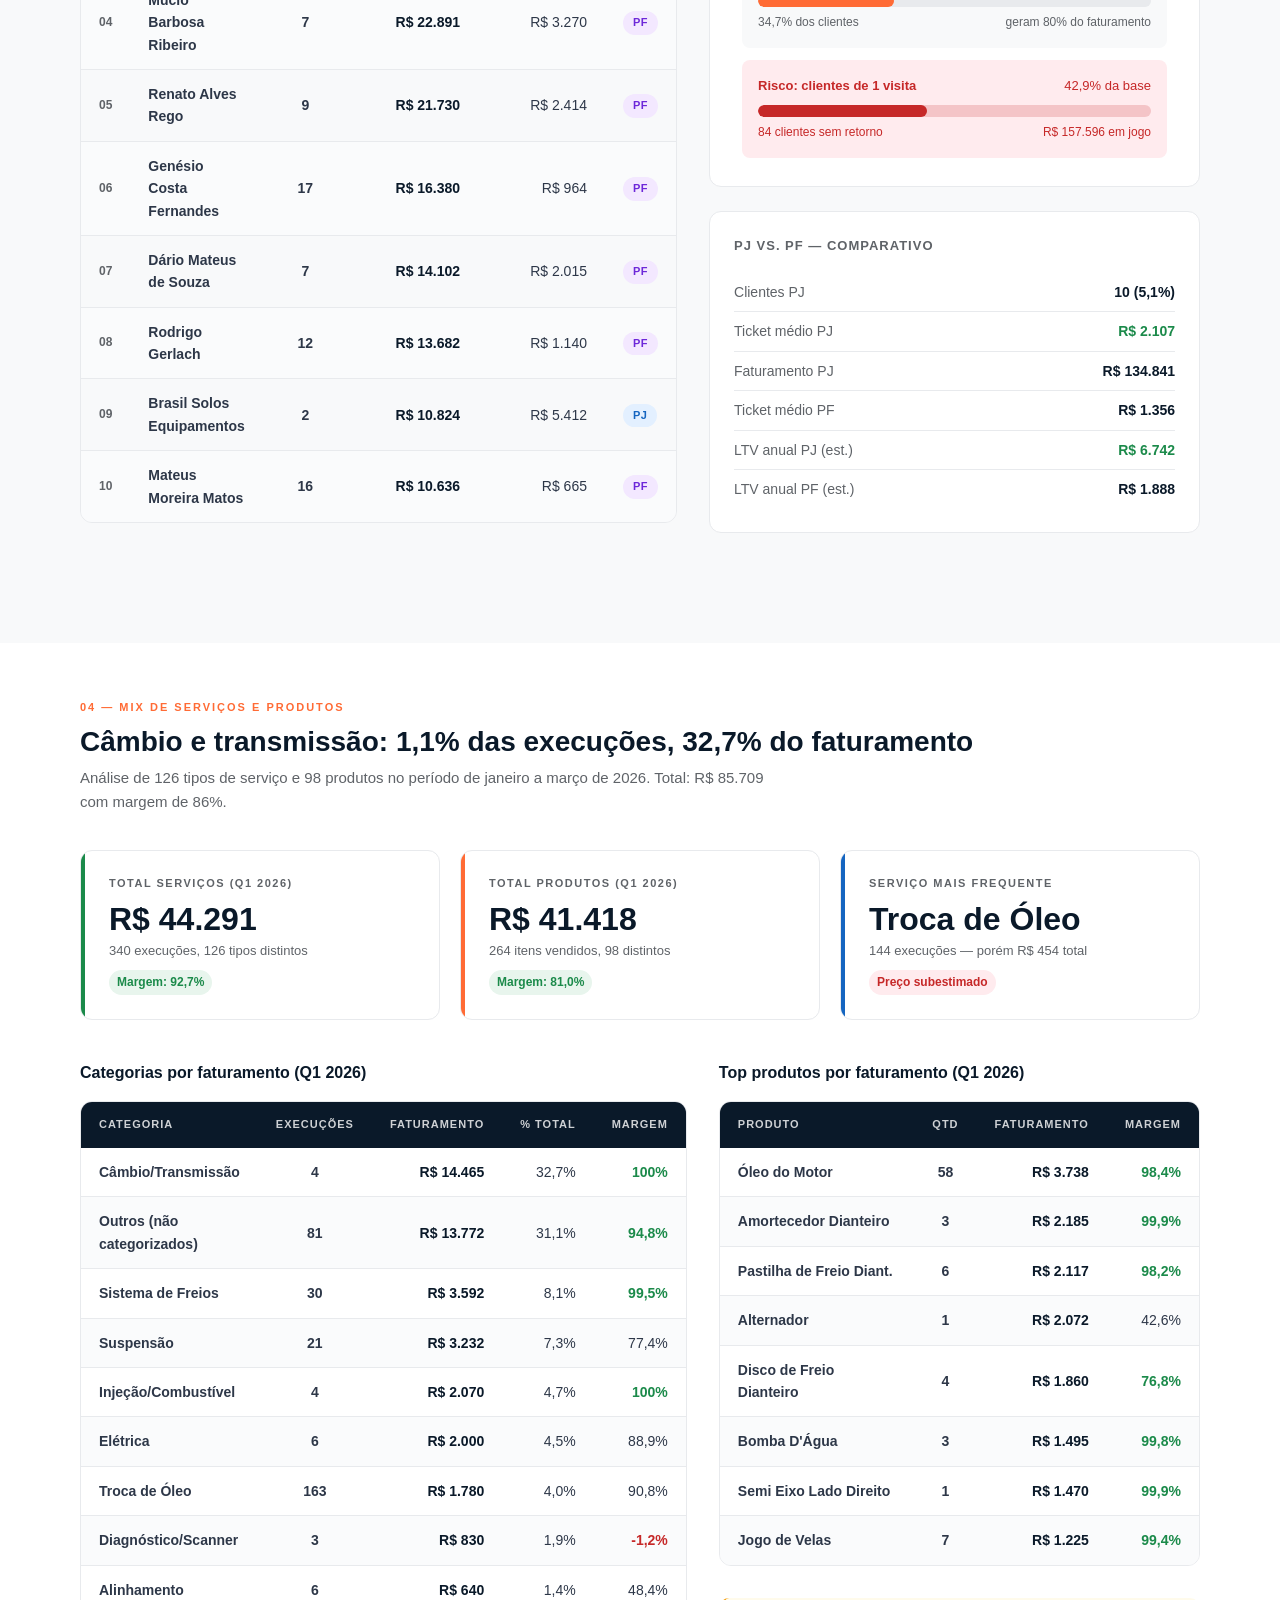
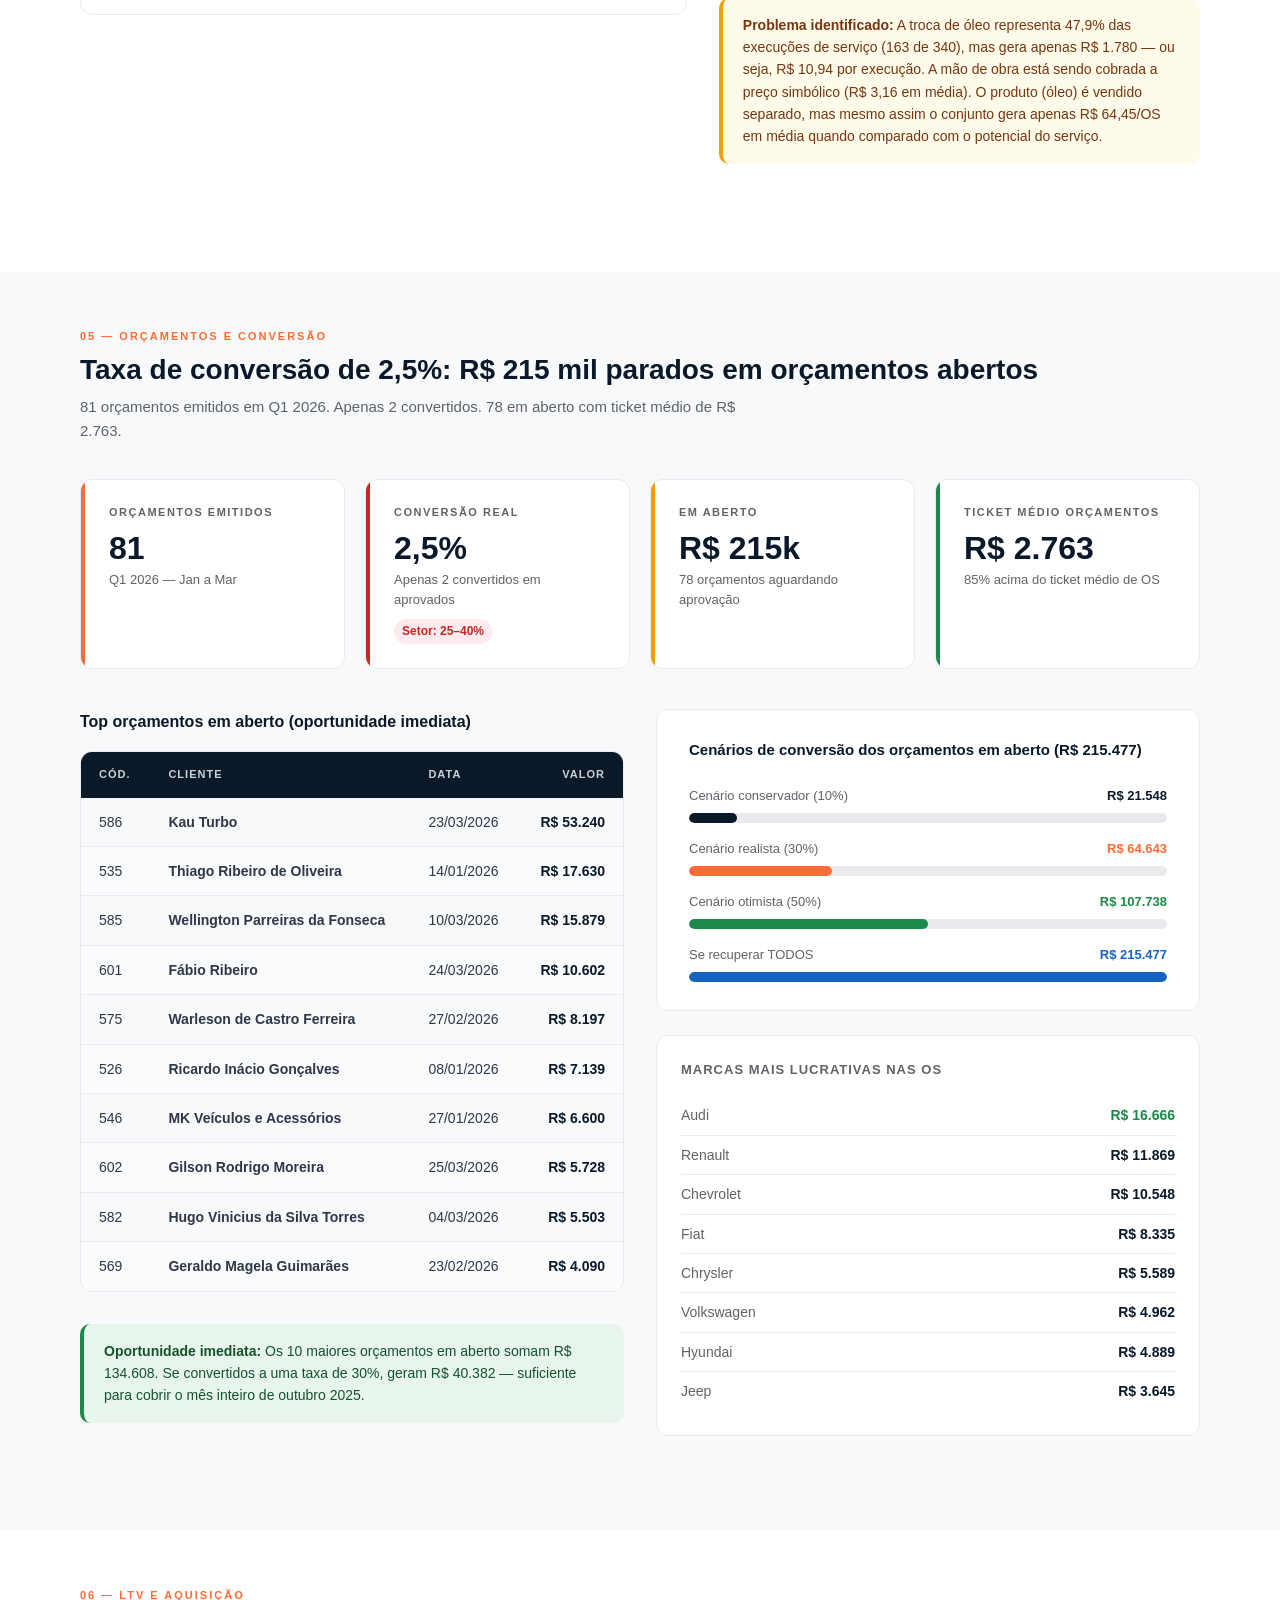
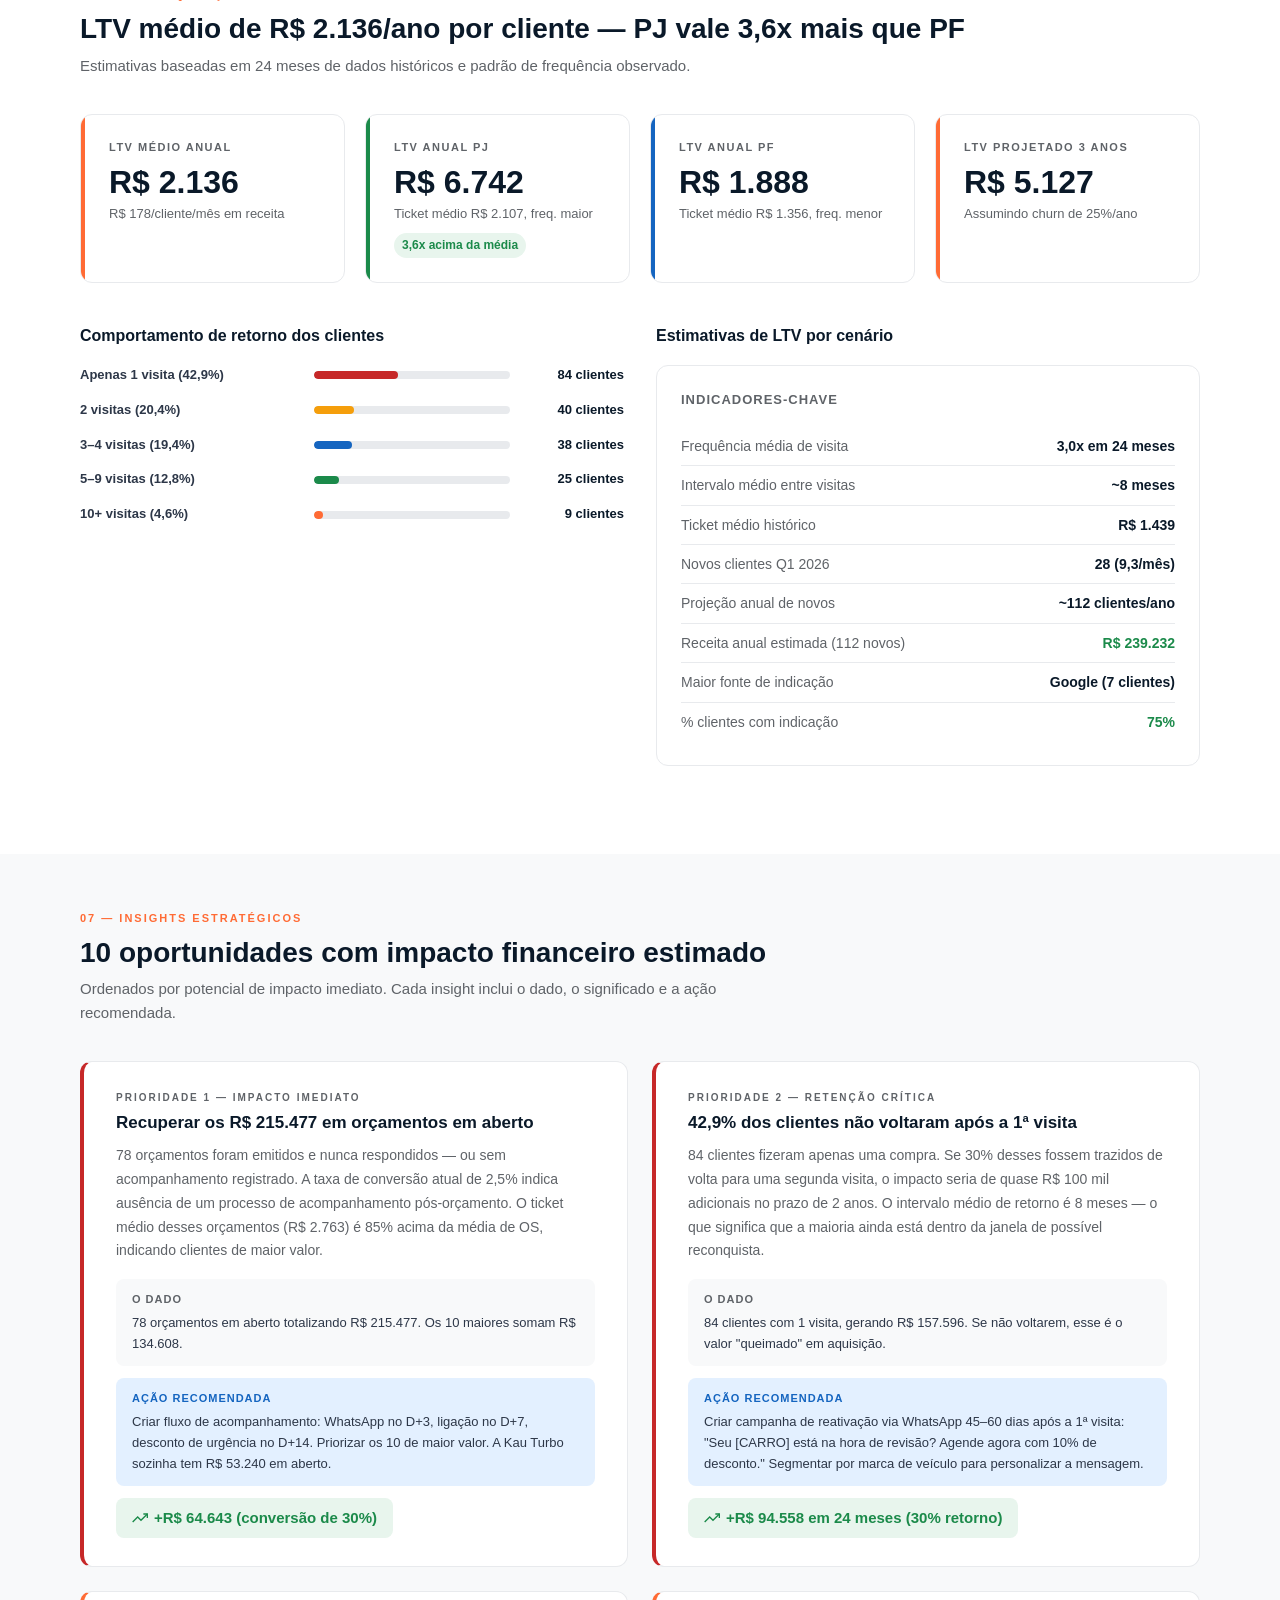
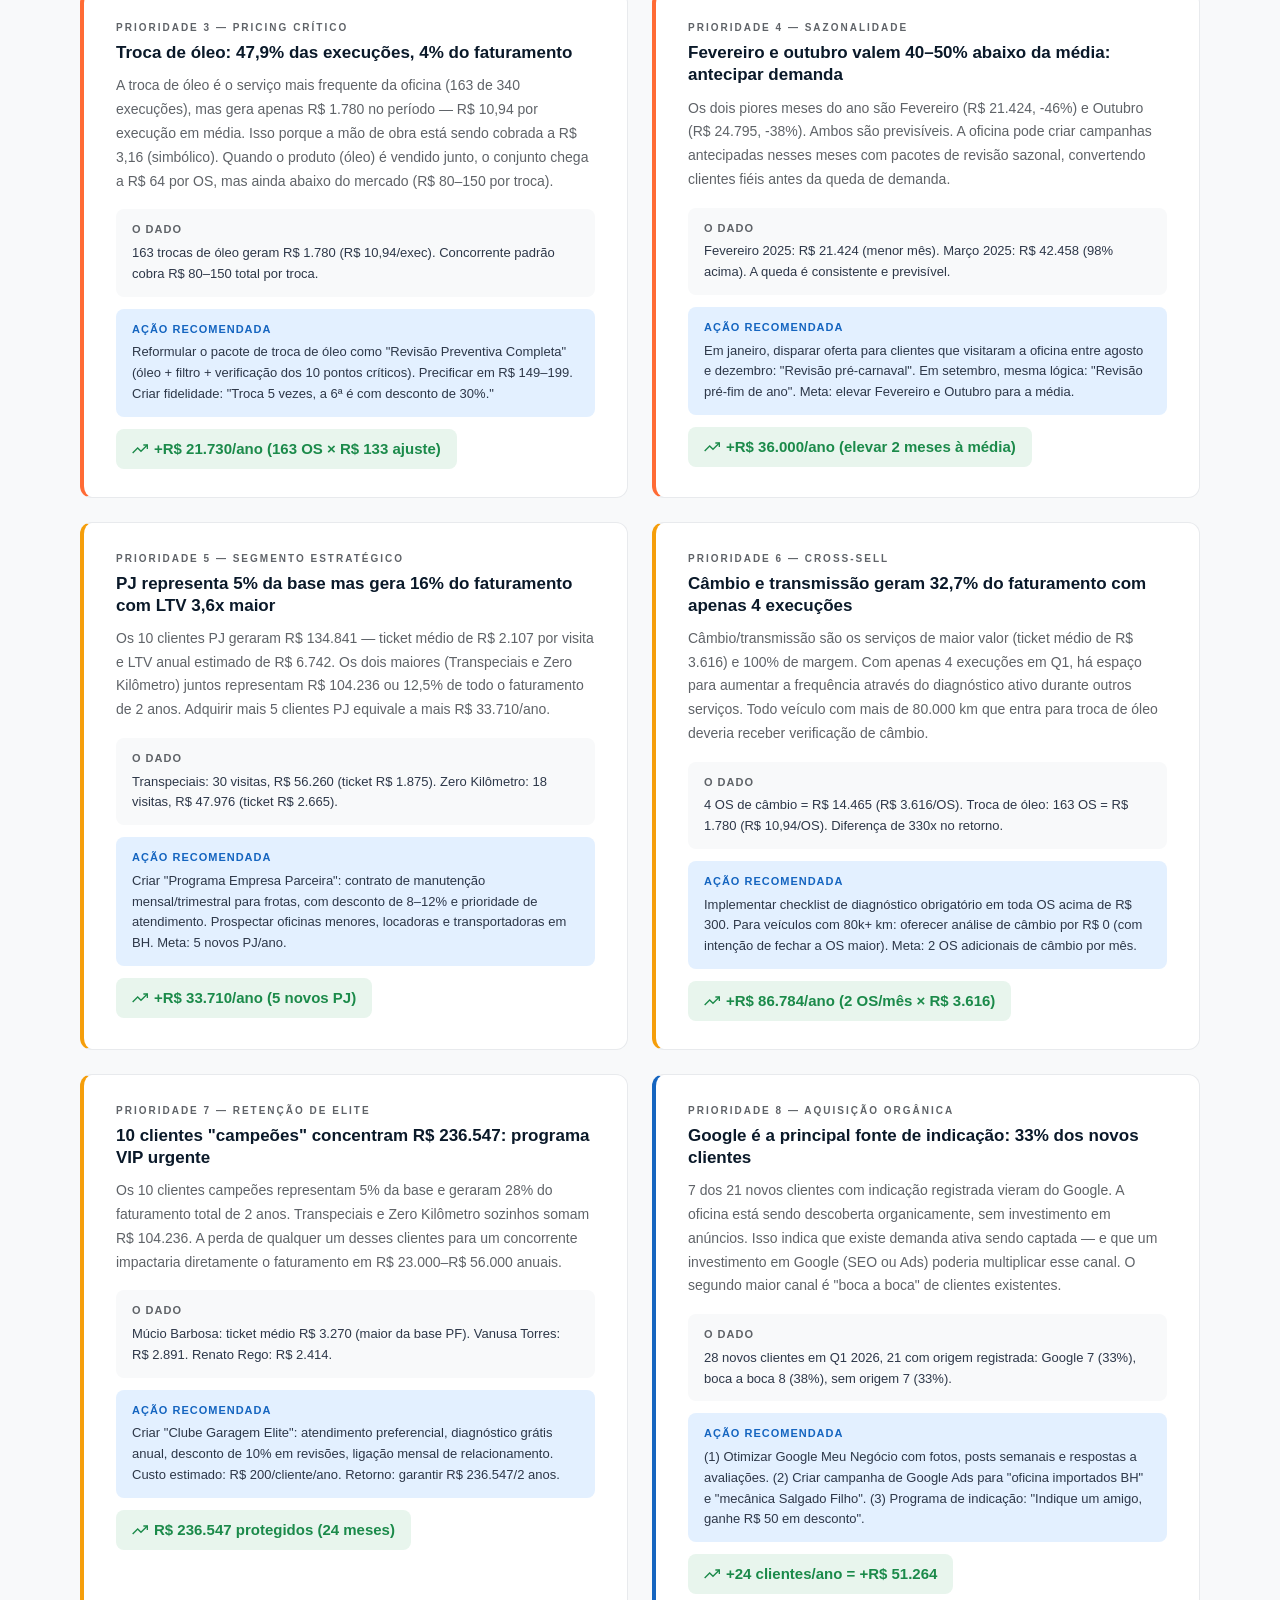
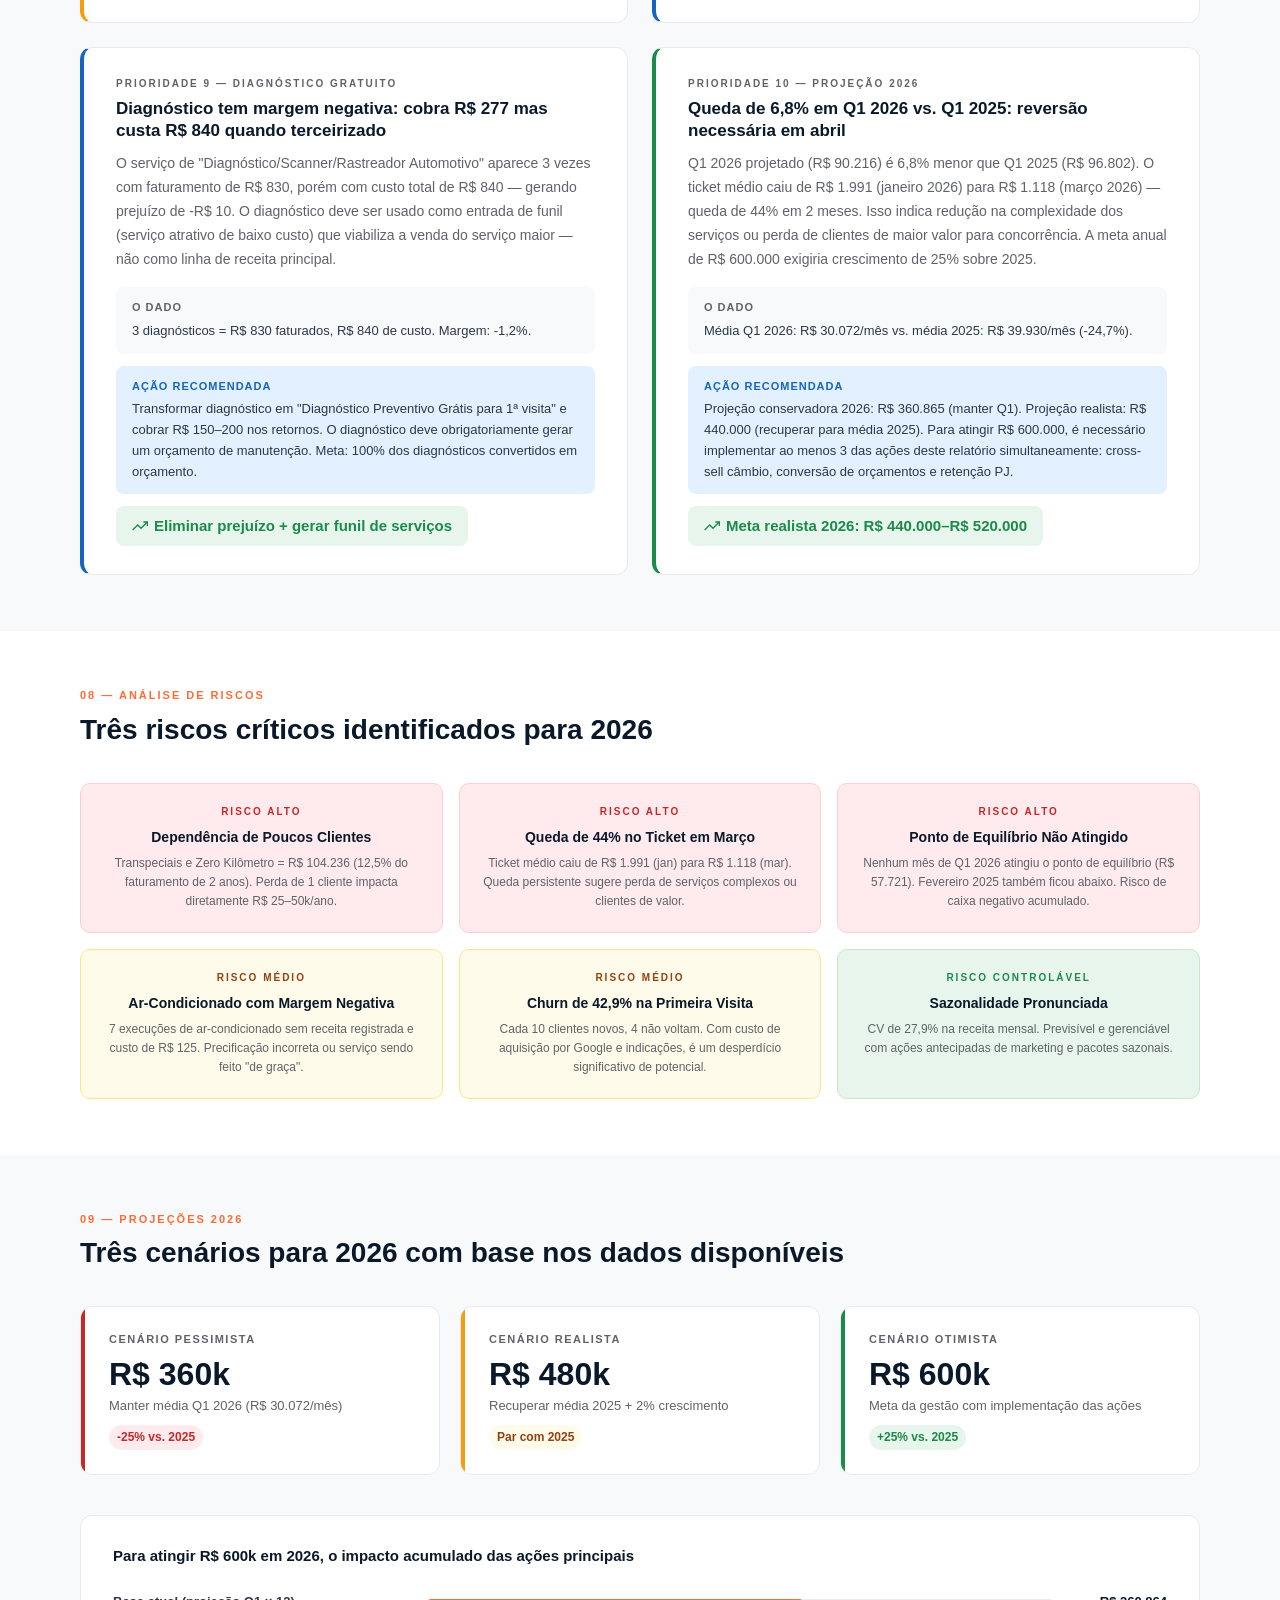
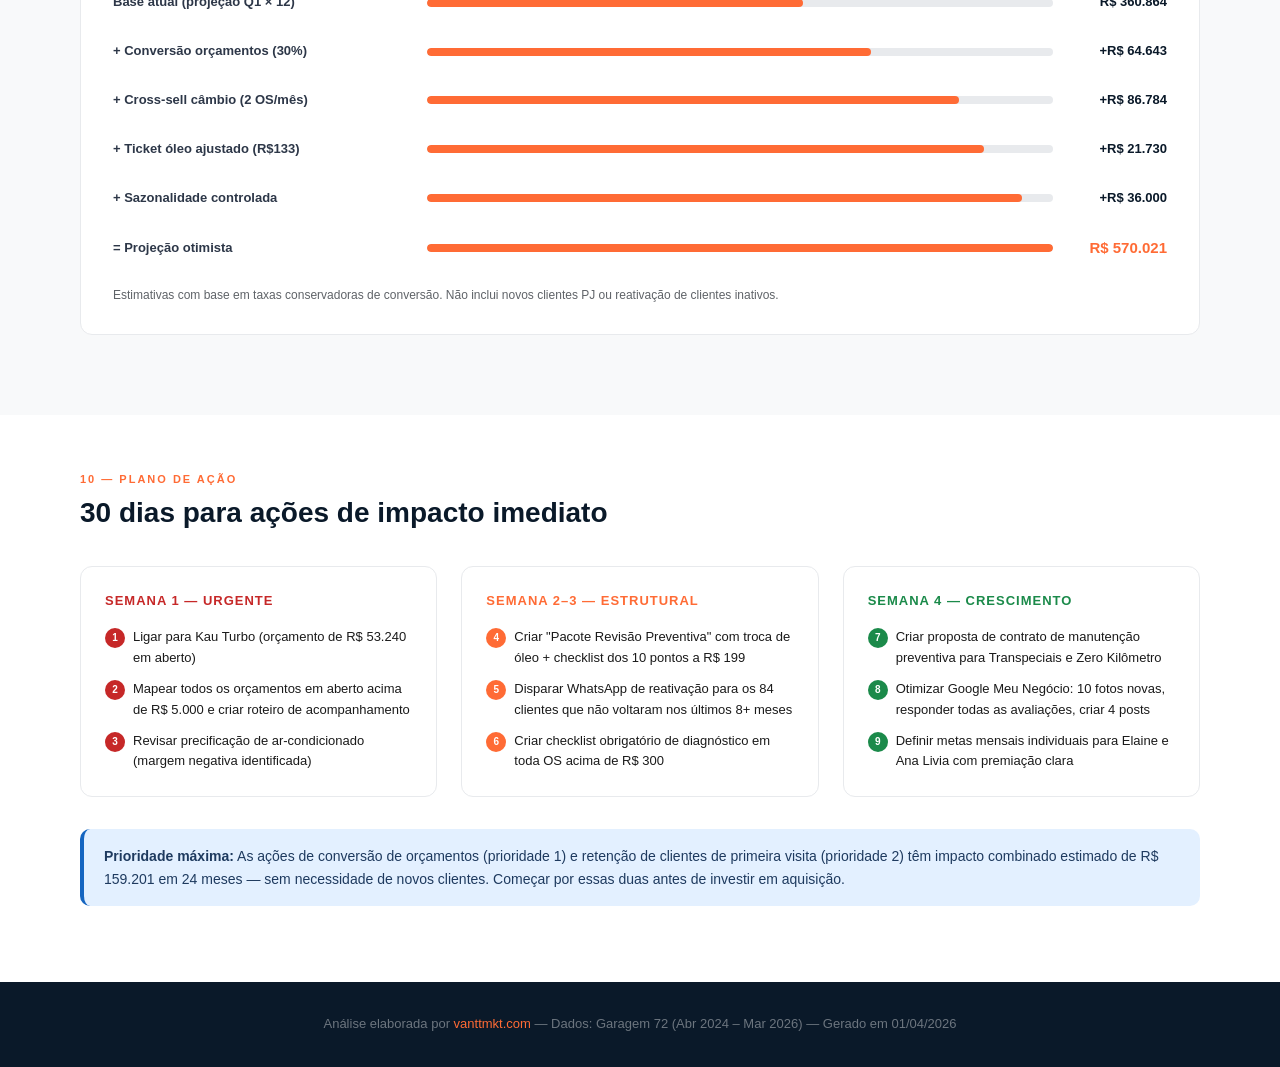
<file: relatorio/index.html>
<!DOCTYPE html>
<html lang="pt-BR">
<head>
<meta charset="UTF-8">
<meta name="viewport" content="width=device-width, initial-scale=1.0">
<title>Análise de Dados — Garagem 72</title>
<style>
  :root {
    --navy: #0A1929;
    --navy-light: #112233;
    --off-white: #F8F9FA;
    --orange: #FF6B35;
    --orange-soft: #FF8C5A;
    --gray: #5F6368;
    --gray-light: #E8EAED;
    --white: #FFFFFF;
    --green: #1B8A4A;
    --green-light: #E8F5ED;
    --red: #C62828;
    --red-light: #FFEBEE;
    --yellow: #F59E0B;
    --yellow-light: #FFFBEB;
    --blue: #1565C0;
    --blue-light: #E3F0FF;
  }

  * { box-sizing: border-box; margin: 0; padding: 0; }

  body {
    font-family: 'Inter', -apple-system, BlinkMacSystemFont, 'Segoe UI', Roboto, sans-serif;
    background: var(--off-white);
    color: #1A1A1A;
    font-size: 15px;
    line-height: 1.6;
  }

  @import url('https://fonts.googleapis.com/css2?family=Inter:wght@300;400;500;600;700;800;900&display=swap');

  /* HEADER */
  header {
    background: var(--navy);
    padding: 48px 80px 40px;
    position: relative;
    overflow: hidden;
  }
  header::before {
    content: '';
    position: absolute;
    top: -60px; right: -60px;
    width: 300px; height: 300px;
    background: var(--orange);
    opacity: 0.06;
    border-radius: 50%;
  }
  .header-badge {
    display: inline-block;
    background: var(--orange);
    color: white;
    font-size: 11px;
    font-weight: 700;
    letter-spacing: 2px;
    text-transform: uppercase;
    padding: 5px 14px;
    border-radius: 4px;
    margin-bottom: 16px;
  }
  header h1 {
    font-size: 42px;
    font-weight: 800;
    color: white;
    line-height: 1.15;
    margin-bottom: 12px;
  }
  header h1 span { color: var(--orange); }
  header p {
    color: rgba(255,255,255,0.65);
    font-size: 15px;
    max-width: 600px;
  }
  .header-meta {
    display: flex;
    gap: 32px;
    margin-top: 32px;
  }
  .header-meta-item {
    display: flex;
    flex-direction: column;
  }
  .header-meta-item span:first-child {
    font-size: 11px;
    text-transform: uppercase;
    letter-spacing: 1.5px;
    color: rgba(255,255,255,0.4);
    font-weight: 600;
  }
  .header-meta-item span:last-child {
    font-size: 14px;
    color: rgba(255,255,255,0.85);
    font-weight: 500;
    margin-top: 2px;
  }

  /* LAYOUT */
  .container {
    max-width: 1280px;
    margin: 0 auto;
    padding: 0 80px;
  }

  section {
    padding: 56px 80px;
    max-width: 1280px;
    margin: 0 auto;
  }

  .section-alt {
    background: white;
  }

  /* SECTION TITLES */
  .section-header {
    margin-bottom: 36px;
  }
  .section-label {
    font-size: 11px;
    font-weight: 700;
    letter-spacing: 2px;
    text-transform: uppercase;
    color: var(--orange);
    margin-bottom: 8px;
  }
  .section-title {
    font-size: 28px;
    font-weight: 800;
    color: var(--navy);
    line-height: 1.2;
  }
  .section-desc {
    font-size: 15px;
    color: var(--gray);
    margin-top: 8px;
    max-width: 700px;
  }

  /* KPI GRID */
  .kpi-grid {
    display: grid;
    grid-template-columns: repeat(4, 1fr);
    gap: 20px;
    margin-bottom: 40px;
  }
  .kpi-grid-3 { grid-template-columns: repeat(3, 1fr); }
  .kpi-grid-2 { grid-template-columns: repeat(2, 1fr); }

  .kpi-card {
    background: white;
    border-radius: 12px;
    padding: 24px 28px;
    border: 1px solid var(--gray-light);
    position: relative;
    overflow: hidden;
  }
  .kpi-card::before {
    content: '';
    position: absolute;
    top: 0; left: 0;
    width: 4px; height: 100%;
    background: var(--orange);
    border-radius: 4px 0 0 4px;
  }
  .kpi-card.green::before { background: var(--green); }
  .kpi-card.red::before { background: var(--red); }
  .kpi-card.blue::before { background: var(--blue); }
  .kpi-card.yellow::before { background: var(--yellow); }
  .kpi-card.navy::before { background: var(--navy); }

  .kpi-label {
    font-size: 11px;
    font-weight: 700;
    text-transform: uppercase;
    letter-spacing: 1.5px;
    color: var(--gray);
    margin-bottom: 10px;
  }
  .kpi-value {
    font-size: 32px;
    font-weight: 800;
    color: var(--navy);
    line-height: 1;
    margin-bottom: 6px;
  }
  .kpi-sub {
    font-size: 13px;
    color: var(--gray);
  }
  .kpi-change {
    display: inline-flex;
    align-items: center;
    gap: 4px;
    font-size: 12px;
    font-weight: 600;
    padding: 3px 8px;
    border-radius: 20px;
    margin-top: 8px;
  }
  .kpi-change.up { background: var(--green-light); color: var(--green); }
  .kpi-change.down { background: var(--red-light); color: var(--red); }
  .kpi-change.neutral { background: var(--yellow-light); color: #92400E; }

  /* TABLES */
  .table-wrap {
    border-radius: 12px;
    overflow: hidden;
    border: 1px solid var(--gray-light);
    margin-bottom: 32px;
  }
  table {
    width: 100%;
    border-collapse: collapse;
    font-size: 14px;
  }
  thead {
    background: var(--navy);
  }
  thead th {
    color: rgba(255,255,255,0.8);
    font-weight: 600;
    font-size: 11px;
    text-transform: uppercase;
    letter-spacing: 1px;
    padding: 14px 18px;
    text-align: left;
    white-space: nowrap;
  }
  tbody tr {
    border-bottom: 1px solid var(--gray-light);
    transition: background 0.15s;
  }
  tbody tr:last-child { border-bottom: none; }
  tbody tr:hover { background: #F0F4FF; }
  tbody td {
    padding: 13px 18px;
    color: #2D3748;
    vertical-align: middle;
  }
  tbody tr:nth-child(even) { background: #FAFBFC; }
  tbody tr:nth-child(even):hover { background: #F0F4FF; }

  .td-rank {
    font-weight: 700;
    color: var(--gray);
    font-size: 12px;
  }
  .td-name { font-weight: 600; }
  .td-money {
    font-weight: 700;
    color: var(--navy);
    text-align: right;
  }
  .td-qty {
    text-align: center;
    font-weight: 600;
  }
  .td-center { text-align: center; }
  .td-right { text-align: right; }

  /* BADGES */
  .badge {
    display: inline-block;
    font-size: 11px;
    font-weight: 700;
    padding: 3px 10px;
    border-radius: 20px;
    text-transform: uppercase;
    letter-spacing: 0.5px;
  }
  .badge-pj { background: #E3F0FF; color: #1565C0; }
  .badge-pf { background: #F3E8FF; color: #6D28D9; }
  .badge-campeao { background: #FFFBEB; color: #92400E; }
  .badge-fiel { background: var(--green-light); color: var(--green); }
  .badge-potencial { background: var(--blue-light); color: var(--blue); }
  .badge-risco { background: var(--red-light); color: var(--red); }
  .badge-aberto { background: var(--yellow-light); color: #92400E; }
  .badge-concretizado { background: var(--green-light); color: var(--green); }
  .badge-cancelado { background: var(--red-light); color: var(--red); }

  /* PROGRESS BARS */
  .progress-container { margin-bottom: 28px; }
  .progress-item {
    display: flex;
    align-items: center;
    gap: 14px;
    margin-bottom: 14px;
  }
  .progress-label {
    flex: 0 0 220px;
    font-size: 13px;
    font-weight: 600;
    color: #2D3748;
  }
  .progress-bar-wrap {
    flex: 1;
    background: var(--gray-light);
    border-radius: 20px;
    height: 8px;
    overflow: hidden;
  }
  .progress-bar {
    height: 100%;
    background: var(--orange);
    border-radius: 20px;
    transition: width 0.5s ease;
  }
  .progress-bar.green { background: var(--green); }
  .progress-bar.blue { background: var(--blue); }
  .progress-bar.red { background: var(--red); }
  .progress-value {
    flex: 0 0 100px;
    text-align: right;
    font-size: 13px;
    font-weight: 700;
    color: var(--navy);
  }

  /* INSIGHTS CARDS */
  .insights-grid {
    display: grid;
    grid-template-columns: repeat(2, 1fr);
    gap: 24px;
    margin-top: 24px;
  }
  .insight-card {
    background: white;
    border-radius: 12px;
    padding: 28px 32px;
    border: 1px solid var(--gray-light);
    border-left: 4px solid var(--orange);
  }
  .insight-card.priority-1 { border-left-color: #C62828; }
  .insight-card.priority-2 { border-left-color: var(--orange); }
  .insight-card.priority-3 { border-left-color: var(--yellow); }
  .insight-card.priority-4 { border-left-color: var(--blue); }
  .insight-card.priority-5 { border-left-color: var(--green); }

  .insight-priority {
    font-size: 10px;
    font-weight: 700;
    text-transform: uppercase;
    letter-spacing: 2px;
    color: var(--gray);
    margin-bottom: 6px;
  }
  .insight-title {
    font-size: 17px;
    font-weight: 700;
    color: var(--navy);
    margin-bottom: 10px;
    line-height: 1.3;
  }
  .insight-body {
    font-size: 14px;
    color: var(--gray);
    line-height: 1.7;
    margin-bottom: 16px;
  }
  .insight-data {
    background: var(--off-white);
    border-radius: 8px;
    padding: 12px 16px;
    margin-bottom: 12px;
    font-size: 13px;
    color: #2D3748;
  }
  .insight-data strong {
    color: var(--navy);
    display: block;
    font-size: 11px;
    text-transform: uppercase;
    letter-spacing: 1px;
    margin-bottom: 4px;
    color: var(--gray);
  }
  .insight-action {
    font-size: 13px;
    color: #2D3748;
    background: var(--blue-light);
    border-radius: 8px;
    padding: 12px 16px;
    margin-bottom: 12px;
  }
  .insight-action strong {
    display: block;
    font-size: 11px;
    text-transform: uppercase;
    letter-spacing: 1px;
    color: var(--blue);
    margin-bottom: 4px;
  }
  .insight-impact {
    display: inline-flex;
    align-items: center;
    gap: 6px;
    font-size: 15px;
    font-weight: 800;
    color: var(--green);
    background: var(--green-light);
    padding: 8px 16px;
    border-radius: 8px;
  }
  .insight-impact svg { width: 16px; height: 16px; }

  /* CHART BARS (CSS only) */
  .chart-container {
    background: white;
    border-radius: 12px;
    padding: 28px 32px;
    border: 1px solid var(--gray-light);
    margin-bottom: 24px;
  }
  .chart-title {
    font-size: 15px;
    font-weight: 700;
    color: var(--navy);
    margin-bottom: 24px;
  }
  .bar-chart {
    display: flex;
    align-items: flex-end;
    gap: 8px;
    height: 140px;
    margin-bottom: 8px;
  }
  .bar-item {
    flex: 1;
    display: flex;
    flex-direction: column;
    align-items: center;
    gap: 6px;
    height: 100%;
    justify-content: flex-end;
  }
  .bar-fill {
    width: 100%;
    border-radius: 4px 4px 0 0;
    background: var(--navy);
    min-width: 20px;
    transition: height 0.3s;
  }
  .bar-fill.highlight { background: var(--orange); }
  .bar-label {
    font-size: 10px;
    color: var(--gray);
    text-align: center;
    white-space: nowrap;
    overflow: hidden;
    text-overflow: ellipsis;
    width: 100%;
  }
  .bar-value {
    font-size: 10px;
    font-weight: 700;
    color: var(--navy);
    text-align: center;
  }

  /* RISK MATRIX */
  .risk-grid {
    display: grid;
    grid-template-columns: repeat(3, 1fr);
    gap: 16px;
    margin-top: 24px;
  }
  .risk-card {
    border-radius: 10px;
    padding: 20px;
    text-align: center;
  }
  .risk-card.alto { background: var(--red-light); border: 1px solid #FFCDD2; }
  .risk-card.medio { background: var(--yellow-light); border: 1px solid #FDE68A; }
  .risk-card.baixo { background: var(--green-light); border: 1px solid #C8E6C9; }
  .risk-level {
    font-size: 10px;
    font-weight: 700;
    text-transform: uppercase;
    letter-spacing: 2px;
    margin-bottom: 6px;
  }
  .risk-card.alto .risk-level { color: var(--red); }
  .risk-card.medio .risk-level { color: #92400E; }
  .risk-card.baixo .risk-level { color: var(--green); }
  .risk-name {
    font-size: 14px;
    font-weight: 700;
    color: var(--navy);
    margin-bottom: 6px;
  }
  .risk-desc {
    font-size: 12px;
    color: var(--gray);
  }

  /* COMPARISON CARD */
  .compare-grid {
    display: grid;
    grid-template-columns: 1fr 1fr;
    gap: 20px;
    margin-top: 16px;
  }
  .compare-card {
    background: white;
    border-radius: 12px;
    padding: 24px;
    border: 1px solid var(--gray-light);
  }
  .compare-card-title {
    font-size: 13px;
    font-weight: 700;
    text-transform: uppercase;
    letter-spacing: 1px;
    color: var(--gray);
    margin-bottom: 16px;
  }
  .compare-stat {
    display: flex;
    justify-content: space-between;
    padding: 8px 0;
    border-bottom: 1px solid var(--gray-light);
    font-size: 14px;
  }
  .compare-stat:last-child { border-bottom: none; }
  .compare-stat-label { color: var(--gray); }
  .compare-stat-value { font-weight: 700; color: var(--navy); }

  /* META PROGRESS */
  .meta-bar-container {
    background: var(--gray-light);
    border-radius: 12px;
    height: 24px;
    overflow: hidden;
    margin-top: 12px;
    position: relative;
  }
  .meta-bar-fill {
    height: 100%;
    border-radius: 12px;
    display: flex;
    align-items: center;
    justify-content: flex-end;
    padding-right: 10px;
  }
  .meta-bar-text {
    font-size: 12px;
    font-weight: 700;
    color: white;
  }

  /* DIVIDER */
  .divider {
    border: none;
    border-top: 1px solid var(--gray-light);
    margin: 48px 0;
  }

  /* FOOTER */
  footer {
    background: var(--navy);
    padding: 32px 80px;
    text-align: center;
  }
  footer p {
    color: rgba(255,255,255,0.4);
    font-size: 13px;
  }
  footer a {
    color: var(--orange);
    text-decoration: none;
  }

  /* ALERT BOX */
  .alert {
    padding: 16px 20px;
    border-radius: 10px;
    margin-bottom: 20px;
    font-size: 14px;
    line-height: 1.6;
  }
  .alert-warning { background: var(--yellow-light); border-left: 4px solid var(--yellow); color: #78350F; }
  .alert-danger { background: var(--red-light); border-left: 4px solid var(--red); color: #7F1D1D; }
  .alert-success { background: var(--green-light); border-left: 4px solid var(--green); color: #14532D; }
  .alert-info { background: var(--blue-light); border-left: 4px solid var(--blue); color: #1E3A5F; }
  .alert strong { font-weight: 700; }

  /* TWO COLUMN */
  .two-col {
    display: grid;
    grid-template-columns: 1fr 1fr;
    gap: 32px;
    margin-bottom: 32px;
  }
  .three-col {
    display: grid;
    grid-template-columns: 1fr 1fr 1fr;
    gap: 24px;
    margin-bottom: 32px;
  }

  /* TAG */
  .tag {
    display: inline-block;
    font-size: 11px;
    font-weight: 600;
    padding: 2px 8px;
    border-radius: 4px;
    background: var(--off-white);
    color: var(--gray);
    border: 1px solid var(--gray-light);
    margin-right: 4px;
    margin-bottom: 4px;
  }

  /* HIGHLIGHT NUMBER */
  .highlight-number {
    font-size: 48px;
    font-weight: 900;
    color: var(--orange);
    line-height: 1;
    display: block;
    margin-bottom: 4px;
  }

  .text-green { color: var(--green); font-weight: 700; }
  .text-red { color: var(--red); font-weight: 700; }
  .text-orange { color: var(--orange); font-weight: 700; }

  @media print {
    .kpi-grid { grid-template-columns: repeat(2, 1fr); }
    .insights-grid { grid-template-columns: 1fr; }
  }
</style>
</head>
<body>

<!-- HEADER -->
<header>
  <div class="header-badge">Diagnóstico Estratégico</div>
  <h1>Garagem <span>72</span> — Análise de Dados Completa</h1>
  <p>Diagnóstico estratégico baseado em 9 arquivos de dados: clientes, ordens de serviço, orçamentos, produtos, serviços, metas e ticket médio.</p>
  <div class="header-meta">
    <div class="header-meta-item">
      <span>Período base</span>
      <span>Abr 2024 — Mar 2026</span>
    </div>
    <div class="header-meta-item">
      <span>Dados analisados</span>
      <span>9 planilhas, 1.200+ registros</span>
    </div>
    <div class="header-meta-item">
      <span>Gerado em</span>
      <span>01/04/2026</span>
    </div>
    <div class="header-meta-item">
      <span>Responsável</span>
      <span>Vantt Marketing</span>
    </div>
  </div>
</header>

<!-- ========================================= -->
<!-- SUMÁRIO EXECUTIVO -->
<!-- ========================================= -->
<section>
  <div class="section-header">
    <div class="section-label">01 — Sumário Executivo</div>
    <h2 class="section-title">O negócio funciona. Mas está crescendo abaixo do potencial.</h2>
    <p class="section-desc">Faturamento anual de R$ 479 mil em 2025, margem operacional acima de 85% e base de 196 clientes ativos. O principal problema não é operacional — é retenção e conversão.</p>
  </div>

  <div class="kpi-grid">
    <div class="kpi-card navy">
      <div class="kpi-label">Faturamento 2025</div>
      <div class="kpi-value">R$ 479k</div>
      <div class="kpi-sub">322 ordens de serviço emitidas</div>
      <span class="kpi-change neutral">Média R$ 39,9k/mês</span>
    </div>
    <div class="kpi-card green">
      <div class="kpi-label">Margem Operacional</div>
      <div class="kpi-value">87,1%</div>
      <div class="kpi-sub">Custo médio: R$ 204/OS em peças</div>
      <span class="kpi-change up">Serviços: 92,7%</span>
    </div>
    <div class="kpi-card">
      <div class="kpi-label">Ticket Médio 2025</div>
      <div class="kpi-value">R$ 1.488</div>
      <div class="kpi-sub">Por ordem de serviço</div>
      <span class="kpi-change neutral">Meta interna: R$ 900</span>
    </div>
    <div class="kpi-card red">
      <div class="kpi-label">Meta Março 2026</div>
      <div class="kpi-value">35,1%</div>
      <div class="kpi-sub">R$ 17.527 de R$ 50.000 (até 26/03)</div>
      <span class="kpi-change down">Equilíbrio: R$ 57.721</span>
    </div>
  </div>

  <div class="kpi-grid">
    <div class="kpi-card blue">
      <div class="kpi-label">Base de Clientes Ativos</div>
      <div class="kpi-value">196</div>
      <div class="kpi-sub">Compraram nos últimos 24 meses</div>
      <span class="kpi-change neutral">28 novos em Q1 2026</span>
    </div>
    <div class="kpi-card yellow">
      <div class="kpi-label">Churn de 1ª Visita</div>
      <div class="kpi-value">42,9%</div>
      <div class="kpi-sub">84 clientes compraram apenas 1x</div>
      <span class="kpi-change down">R$ 157.596 em risco</span>
    </div>
    <div class="kpi-card">
      <div class="kpi-label">Taxa Conversão Orçamentos</div>
      <div class="kpi-value">2,5%</div>
      <div class="kpi-sub">2 de 81 orçamentos emitidos em Q1 2026</div>
      <span class="kpi-change down">R$ 215k em aberto</span>
    </div>
    <div class="kpi-card green">
      <div class="kpi-label">Intervalo Médio de Retorno</div>
      <div class="kpi-value">8 meses</div>
      <div class="kpi-sub">Frequência: 3 visitas em 2 anos</div>
      <span class="kpi-change neutral">Oportunidade clara</span>
    </div>
  </div>

  <div class="alert alert-warning">
    <strong>Sinal de alerta:</strong> Em março 2026, a oficina atingiu apenas 35,1% da meta de R$ 50.000 com 5 dias úteis restantes. O ponto de equilíbrio (R$ 57.721) não foi atingido em nenhum mês de Q1 2026. A queda no ticket médio de janeiro (R$ 1.991) para março (R$ 1.118) indica redução na complexidade dos serviços ou perda de clientes de maior valor.
  </div>
</section>

<!-- ========================================= -->
<!-- SAZONALIDADE 2025 -->
<!-- ========================================= -->
<section class="section-alt">
  <div class="section-header">
    <div class="section-label">02 — Sazonalidade e Tendências</div>
    <h2 class="section-title">Faturamento de 2025 com variação de 28% entre meses</h2>
    <p class="section-desc">O negócio apresenta padrão de sazonalidade pronunciado. Junho é o melhor mês histórico. Fevereiro e outubro são os vales críticos.</p>
  </div>

  <div class="chart-container">
    <div class="chart-title">Faturamento mensal 2025 — Garagem 72 (em R$ mil)</div>
    <div class="bar-chart">
      <!-- Baseline = 54.496 (max). Heights proportional -->
      <div class="bar-item">
        <div class="bar-value">32,9k</div>
        <div class="bar-fill" style="height:60%"></div>
        <div class="bar-label">Jan</div>
      </div>
      <div class="bar-item">
        <div class="bar-value">21,4k</div>
        <div class="bar-fill red" style="height:39%"></div>
        <div class="bar-label">Fev</div>
      </div>
      <div class="bar-item">
        <div class="bar-value">42,5k</div>
        <div class="bar-fill" style="height:78%"></div>
        <div class="bar-label">Mar</div>
      </div>
      <div class="bar-item">
        <div class="bar-value">49,2k</div>
        <div class="bar-fill" style="height:90%"></div>
        <div class="bar-label">Abr</div>
      </div>
      <div class="bar-item">
        <div class="bar-value">40,4k</div>
        <div class="bar-fill" style="height:74%"></div>
        <div class="bar-label">Mai</div>
      </div>
      <div class="bar-item">
        <div class="bar-value">54,5k</div>
        <div class="bar-fill highlight" style="height:100%"></div>
        <div class="bar-label">Jun</div>
      </div>
      <div class="bar-item">
        <div class="bar-value">30,0k</div>
        <div class="bar-fill" style="height:55%"></div>
        <div class="bar-label">Jul</div>
      </div>
      <div class="bar-item">
        <div class="bar-value">34,2k</div>
        <div class="bar-fill" style="height:63%"></div>
        <div class="bar-label">Ago</div>
      </div>
      <div class="bar-item">
        <div class="bar-value">48,7k</div>
        <div class="bar-fill" style="height:89%"></div>
        <div class="bar-label">Set</div>
      </div>
      <div class="bar-item">
        <div class="bar-value">24,8k</div>
        <div class="bar-fill red" style="height:45%"></div>
        <div class="bar-label">Out</div>
      </div>
      <div class="bar-item">
        <div class="bar-value">47,5k</div>
        <div class="bar-fill" style="height:87%"></div>
        <div class="bar-label">Nov</div>
      </div>
      <div class="bar-item">
        <div class="bar-value">53,0k</div>
        <div class="bar-fill highlight" style="height:97%"></div>
        <div class="bar-label">Dez</div>
      </div>
    </div>
    <p style="font-size:12px; color:var(--gray); margin-top:8px;">Linha laranja = pico. Linha vermelha = vale. Média: R$ 39.929/mês.</p>
  </div>

  <div class="kpi-grid">
    <div class="kpi-card">
      <div class="kpi-label">Mês Pico</div>
      <div class="kpi-value">Junho</div>
      <div class="kpi-sub">R$ 54.497 — +36,5% acima da média</div>
    </div>
    <div class="kpi-card red">
      <div class="kpi-label">Mês Vale (crítico)</div>
      <div class="kpi-value">Fevereiro</div>
      <div class="kpi-sub">R$ 21.424 — 46,3% abaixo da média</div>
    </div>
    <div class="kpi-card">
      <div class="kpi-label">1º Semestre 2025</div>
      <div class="kpi-value">R$ 240,8k</div>
      <div class="kpi-sub">154 OS — ticket médio R$ 1.561</div>
    </div>
    <div class="kpi-card">
      <div class="kpi-label">2º Semestre 2025</div>
      <div class="kpi-value">R$ 238,3k</div>
      <div class="kpi-sub">168 OS — ticket médio R$ 1.474</div>
    </div>
  </div>

  <div class="two-col">
    <div>
      <h3 style="font-size:16px; font-weight:700; color:var(--navy); margin-bottom:16px;">Variação vs. média mensal</h3>
      <div class="progress-container">
        <div class="progress-item">
          <div class="progress-label">Junho +36,5%</div>
          <div class="progress-bar-wrap"><div class="progress-bar" style="width:100%"></div></div>
          <div class="progress-value">R$ 54.497</div>
        </div>
        <div class="progress-item">
          <div class="progress-label">Dezembro +32,7%</div>
          <div class="progress-bar-wrap"><div class="progress-bar" style="width:89%"></div></div>
          <div class="progress-value">R$ 53.005</div>
        </div>
        <div class="progress-item">
          <div class="progress-label">Abril +23,2%</div>
          <div class="progress-bar-wrap"><div class="progress-bar" style="width:68%"></div></div>
          <div class="progress-value">R$ 49.201</div>
        </div>
        <div class="progress-item">
          <div class="progress-label">Setembro +22,1%</div>
          <div class="progress-bar-wrap"><div class="progress-bar" style="width:65%"></div></div>
          <div class="progress-value">R$ 48.743</div>
        </div>
        <div class="progress-item">
          <div class="progress-label">Outubro -37,9%</div>
          <div class="progress-bar-wrap"><div class="progress-bar red" style="width:28%"></div></div>
          <div class="progress-value">R$ 24.795</div>
        </div>
        <div class="progress-item">
          <div class="progress-label">Fevereiro -46,3%</div>
          <div class="progress-bar-wrap"><div class="progress-bar red" style="width:14%"></div></div>
          <div class="progress-value">R$ 21.424</div>
        </div>
      </div>
    </div>
    <div>
      <h3 style="font-size:16px; font-weight:700; color:var(--navy); margin-bottom:16px;">Março 2026 — Acompanhamento da Meta</h3>
      <div class="kpi-card red" style="margin-bottom:16px;">
        <div class="kpi-label">Realizado até 26/03/2026</div>
        <div class="kpi-value">R$ 17.527</div>
        <div class="kpi-sub">Meta: R$ 50.000 | Equilíbrio: R$ 57.721</div>
        <div class="meta-bar-container" style="margin-top:12px;">
          <div class="meta-bar-fill" style="width:35%; background:var(--red);">
            <span class="meta-bar-text">35%</span>
          </div>
        </div>
      </div>
      <div class="alert alert-danger">
        <strong>Déficit crítico:</strong> Para atingir o ponto de equilíbrio nos 5 dias restantes de março, a oficina precisaria faturar R$ 13.399/dia — 14x acima da média diária registrada até 26/03 (R$ 946/dia).
      </div>
      <div class="compare-grid">
        <div class="compare-card">
          <div class="compare-card-title">Março 2025</div>
          <div class="compare-stat"><span class="compare-stat-label">Faturamento</span><span class="compare-stat-value">R$ 42.459</span></div>
          <div class="compare-stat"><span class="compare-stat-label">OS emitidas</span><span class="compare-stat-value">20</span></div>
          <div class="compare-stat"><span class="compare-stat-label">Ticket médio</span><span class="compare-stat-value">R$ 2.123</span></div>
        </div>
        <div class="compare-card">
          <div class="compare-card-title">Março 2026 (até 26/03)</div>
          <div class="compare-stat"><span class="compare-stat-label">Faturamento</span><span class="compare-stat-value text-red">R$ 17.527</span></div>
          <div class="compare-stat"><span class="compare-stat-label">OS emitidas</span><span class="compare-stat-value">19</span></div>
          <div class="compare-stat"><span class="compare-stat-label">Ticket médio</span><span class="compare-stat-value text-red">R$ 1.118</span></div>
        </div>
      </div>
    </div>
  </div>
</section>

<!-- ========================================= -->
<!-- ANÁLISE RFM + PARETO -->
<!-- ========================================= -->
<section>
  <div class="section-header">
    <div class="section-label">03 — Segmentação de Clientes</div>
    <h2 class="section-title">35% dos clientes geram 80% do faturamento</h2>
    <p class="section-desc">Análise RFM (Recência, Frequência, Monetário) sobre 196 clientes ativos no período de abril de 2024 a março de 2026.</p>
  </div>

  <div class="kpi-grid">
    <div class="kpi-card">
      <div class="kpi-label">Clientes Campeões</div>
      <div class="kpi-value">10</div>
      <div class="kpi-sub">Alta freq. + alto valor</div>
      <span class="kpi-change up">R$ 236.547 gerados</span>
    </div>
    <div class="kpi-card green">
      <div class="kpi-label">Clientes Fiéis</div>
      <div class="kpi-value">25</div>
      <div class="kpi-sub">5–9 visitas, ticket relevante</div>
      <span class="kpi-change up">R$ 249.712 gerados</span>
    </div>
    <div class="kpi-card blue">
      <div class="kpi-label">Clientes Potenciais</div>
      <div class="kpi-value">61</div>
      <div class="kpi-sub">2–4 visitas, valor médio</div>
      <span class="kpi-change neutral">R$ 246.971 gerados</span>
    </div>
    <div class="kpi-card red">
      <div class="kpi-label">Em Risco de Churn</div>
      <div class="kpi-value">100</div>
      <div class="kpi-sub">1 visita ou baixo valor</div>
      <span class="kpi-change down">R$ 104.121 em risco</span>
    </div>
  </div>

  <div class="two-col">
    <div>
      <div class="table-wrap">
        <table>
          <thead>
            <tr>
              <th>#</th>
              <th>Cliente</th>
              <th class="td-center">Visitas</th>
              <th class="td-right">Faturamento</th>
              <th class="td-right">Ticket Médio</th>
              <th>Tipo</th>
            </tr>
          </thead>
          <tbody>
            <tr>
              <td class="td-rank">01</td>
              <td class="td-name">Transpeciais</td>
              <td class="td-qty">30</td>
              <td class="td-money">R$ 56.260</td>
              <td class="td-right">R$ 1.875</td>
              <td><span class="badge badge-pj">PJ</span></td>
            </tr>
            <tr>
              <td class="td-rank">02</td>
              <td class="td-name">Zero Kilômetro</td>
              <td class="td-qty">18</td>
              <td class="td-money">R$ 47.976</td>
              <td class="td-right">R$ 2.665</td>
              <td><span class="badge badge-pj">PJ</span></td>
            </tr>
            <tr>
              <td class="td-rank">03</td>
              <td class="td-name">Vanusa Marta Torres</td>
              <td class="td-qty">9</td>
              <td class="td-money">R$ 26.016</td>
              <td class="td-right">R$ 2.891</td>
              <td><span class="badge badge-pf">PF</span></td>
            </tr>
            <tr>
              <td class="td-rank">04</td>
              <td class="td-name">Múcio Barbosa Ribeiro</td>
              <td class="td-qty">7</td>
              <td class="td-money">R$ 22.891</td>
              <td class="td-right">R$ 3.270</td>
              <td><span class="badge badge-pf">PF</span></td>
            </tr>
            <tr>
              <td class="td-rank">05</td>
              <td class="td-name">Renato Alves Rego</td>
              <td class="td-qty">9</td>
              <td class="td-money">R$ 21.730</td>
              <td class="td-right">R$ 2.414</td>
              <td><span class="badge badge-pf">PF</span></td>
            </tr>
            <tr>
              <td class="td-rank">06</td>
              <td class="td-name">Genésio Costa Fernandes</td>
              <td class="td-qty">17</td>
              <td class="td-money">R$ 16.380</td>
              <td class="td-right">R$ 964</td>
              <td><span class="badge badge-pf">PF</span></td>
            </tr>
            <tr>
              <td class="td-rank">07</td>
              <td class="td-name">Dário Mateus de Souza</td>
              <td class="td-qty">7</td>
              <td class="td-money">R$ 14.102</td>
              <td class="td-right">R$ 2.015</td>
              <td><span class="badge badge-pf">PF</span></td>
            </tr>
            <tr>
              <td class="td-rank">08</td>
              <td class="td-name">Rodrigo Gerlach</td>
              <td class="td-qty">12</td>
              <td class="td-money">R$ 13.682</td>
              <td class="td-right">R$ 1.140</td>
              <td><span class="badge badge-pf">PF</span></td>
            </tr>
            <tr>
              <td class="td-rank">09</td>
              <td class="td-name">Brasil Solos Equipamentos</td>
              <td class="td-qty">2</td>
              <td class="td-money">R$ 10.824</td>
              <td class="td-right">R$ 5.412</td>
              <td><span class="badge badge-pj">PJ</span></td>
            </tr>
            <tr>
              <td class="td-rank">10</td>
              <td class="td-name">Mateus Moreira Matos</td>
              <td class="td-qty">16</td>
              <td class="td-money">R$ 10.636</td>
              <td class="td-right">R$ 665</td>
              <td><span class="badge badge-pf">PF</span></td>
            </tr>
          </tbody>
        </table>
      </div>
    </div>
    <div>
      <div class="chart-container">
        <div class="chart-title">Distribuição Pareto — % do faturamento por segmento</div>
        <div style="display:flex; gap:12px; margin-bottom:24px;">
          <div style="flex:1; background:var(--navy); border-radius:8px; padding:16px; text-align:center; color:white;">
            <div style="font-size:11px; text-transform:uppercase; letter-spacing:1px; opacity:0.6; margin-bottom:6px;">5,1% da base (PJ)</div>
            <div style="font-size:24px; font-weight:800;">16,1%</div>
            <div style="font-size:12px; opacity:0.7;">do faturamento total</div>
          </div>
          <div style="flex:1; background:var(--off-white); border-radius:8px; padding:16px; text-align:center; border:1px solid var(--gray-light);">
            <div style="font-size:11px; text-transform:uppercase; letter-spacing:1px; color:var(--gray); margin-bottom:6px;">94,9% da base (PF)</div>
            <div style="font-size:24px; font-weight:800; color:var(--navy);">83,9%</div>
            <div style="font-size:12px; color:var(--gray);">do faturamento total</div>
          </div>
        </div>
        <div style="background:var(--off-white); border-radius:8px; padding:16px; margin-bottom:12px;">
          <div style="display:flex; justify-content:space-between; margin-bottom:8px; font-size:13px;">
            <strong style="color:var(--navy);">Pareto 80/20</strong>
            <span style="color:var(--gray);">68 de 196 clientes</span>
          </div>
          <div style="background:var(--gray-light); border-radius:8px; height:12px; overflow:hidden;">
            <div style="height:100%; width:34.7%; background:var(--orange); border-radius:8px;"></div>
          </div>
          <div style="display:flex; justify-content:space-between; margin-top:6px; font-size:12px; color:var(--gray);">
            <span>34,7% dos clientes</span>
            <span>geram 80% do faturamento</span>
          </div>
        </div>
        <div style="background:var(--red-light); border-radius:8px; padding:16px;">
          <div style="display:flex; justify-content:space-between; margin-bottom:8px; font-size:13px;">
            <strong style="color:var(--red);">Risco: clientes de 1 visita</strong>
            <span style="color:var(--red);">42,9% da base</span>
          </div>
          <div style="background:rgba(198,40,40,0.2); border-radius:8px; height:12px; overflow:hidden;">
            <div style="height:100%; width:42.9%; background:var(--red); border-radius:8px;"></div>
          </div>
          <div style="display:flex; justify-content:space-between; margin-top:6px; font-size:12px; color:var(--red);">
            <span>84 clientes sem retorno</span>
            <span>R$ 157.596 em jogo</span>
          </div>
        </div>
      </div>
      <div class="compare-card">
        <div class="compare-card-title">PJ vs. PF — Comparativo</div>
        <div class="compare-stat">
          <span class="compare-stat-label">Clientes PJ</span>
          <span class="compare-stat-value">10 (5,1%)</span>
        </div>
        <div class="compare-stat">
          <span class="compare-stat-label">Ticket médio PJ</span>
          <span class="compare-stat-value text-green">R$ 2.107</span>
        </div>
        <div class="compare-stat">
          <span class="compare-stat-label">Faturamento PJ</span>
          <span class="compare-stat-value">R$ 134.841</span>
        </div>
        <div class="compare-stat">
          <span class="compare-stat-label">Ticket médio PF</span>
          <span class="compare-stat-value">R$ 1.356</span>
        </div>
        <div class="compare-stat">
          <span class="compare-stat-label">LTV anual PJ (est.)</span>
          <span class="compare-stat-value text-green">R$ 6.742</span>
        </div>
        <div class="compare-stat">
          <span class="compare-stat-label">LTV anual PF (est.)</span>
          <span class="compare-stat-value">R$ 1.888</span>
        </div>
      </div>
    </div>
  </div>
</section>

<!-- ========================================= -->
<!-- MIX DE SERVIÇOS -->
<!-- ========================================= -->
<section class="section-alt">
  <div class="section-header">
    <div class="section-label">04 — Mix de Serviços e Produtos</div>
    <h2 class="section-title">Câmbio e transmissão: 1,1% das execuções, 32,7% do faturamento</h2>
    <p class="section-desc">Análise de 126 tipos de serviço e 98 produtos no período de janeiro a março de 2026. Total: R$ 85.709 com margem de 86%.</p>
  </div>

  <div class="kpi-grid kpi-grid-3">
    <div class="kpi-card green">
      <div class="kpi-label">Total Serviços (Q1 2026)</div>
      <div class="kpi-value">R$ 44.291</div>
      <div class="kpi-sub">340 execuções, 126 tipos distintos</div>
      <span class="kpi-change up">Margem: 92,7%</span>
    </div>
    <div class="kpi-card">
      <div class="kpi-label">Total Produtos (Q1 2026)</div>
      <div class="kpi-value">R$ 41.418</div>
      <div class="kpi-sub">264 itens vendidos, 98 distintos</div>
      <span class="kpi-change up">Margem: 81,0%</span>
    </div>
    <div class="kpi-card blue">
      <div class="kpi-label">Serviço Mais Frequente</div>
      <div class="kpi-value">Troca de Óleo</div>
      <div class="kpi-sub">144 execuções — porém R$ 454 total</div>
      <span class="kpi-change down">Preço subestimado</span>
    </div>
  </div>

  <div class="two-col">
    <div>
      <h3 style="font-size:16px; font-weight:700; color:var(--navy); margin-bottom:16px;">Categorias por faturamento (Q1 2026)</h3>
      <div class="table-wrap">
        <table>
          <thead>
            <tr>
              <th>Categoria</th>
              <th class="td-center">Execuções</th>
              <th class="td-right">Faturamento</th>
              <th class="td-right">% Total</th>
              <th class="td-right">Margem</th>
            </tr>
          </thead>
          <tbody>
            <tr>
              <td class="td-name">Câmbio/Transmissão</td>
              <td class="td-qty">4</td>
              <td class="td-money">R$ 14.465</td>
              <td class="td-right">32,7%</td>
              <td class="td-right text-green">100%</td>
            </tr>
            <tr>
              <td class="td-name">Outros (não categorizados)</td>
              <td class="td-qty">81</td>
              <td class="td-money">R$ 13.772</td>
              <td class="td-right">31,1%</td>
              <td class="td-right text-green">94,8%</td>
            </tr>
            <tr>
              <td class="td-name">Sistema de Freios</td>
              <td class="td-qty">30</td>
              <td class="td-money">R$ 3.592</td>
              <td class="td-right">8,1%</td>
              <td class="td-right text-green">99,5%</td>
            </tr>
            <tr>
              <td class="td-name">Suspensão</td>
              <td class="td-qty">21</td>
              <td class="td-money">R$ 3.232</td>
              <td class="td-right">7,3%</td>
              <td class="td-right">77,4%</td>
            </tr>
            <tr>
              <td class="td-name">Injeção/Combustível</td>
              <td class="td-qty">4</td>
              <td class="td-money">R$ 2.070</td>
              <td class="td-right">4,7%</td>
              <td class="td-right text-green">100%</td>
            </tr>
            <tr>
              <td class="td-name">Elétrica</td>
              <td class="td-qty">6</td>
              <td class="td-money">R$ 2.000</td>
              <td class="td-right">4,5%</td>
              <td class="td-right">88,9%</td>
            </tr>
            <tr>
              <td class="td-name">Troca de Óleo</td>
              <td class="td-qty">163</td>
              <td class="td-money">R$ 1.780</td>
              <td class="td-right">4,0%</td>
              <td class="td-right">90,8%</td>
            </tr>
            <tr>
              <td class="td-name">Diagnóstico/Scanner</td>
              <td class="td-qty">3</td>
              <td class="td-money">R$ 830</td>
              <td class="td-right">1,9%</td>
              <td class="td-right text-red">-1,2%</td>
            </tr>
            <tr>
              <td class="td-name">Alinhamento</td>
              <td class="td-qty">6</td>
              <td class="td-money">R$ 640</td>
              <td class="td-right">1,4%</td>
              <td class="td-right">48,4%</td>
            </tr>
          </tbody>
        </table>
      </div>
    </div>
    <div>
      <h3 style="font-size:16px; font-weight:700; color:var(--navy); margin-bottom:16px;">Top produtos por faturamento (Q1 2026)</h3>
      <div class="table-wrap">
        <table>
          <thead>
            <tr>
              <th>Produto</th>
              <th class="td-center">Qtd</th>
              <th class="td-right">Faturamento</th>
              <th class="td-right">Margem</th>
            </tr>
          </thead>
          <tbody>
            <tr>
              <td class="td-name">Óleo do Motor</td>
              <td class="td-qty">58</td>
              <td class="td-money">R$ 3.738</td>
              <td class="td-right text-green">98,4%</td>
            </tr>
            <tr>
              <td class="td-name">Amortecedor Dianteiro</td>
              <td class="td-qty">3</td>
              <td class="td-money">R$ 2.185</td>
              <td class="td-right text-green">99,9%</td>
            </tr>
            <tr>
              <td class="td-name">Pastilha de Freio Diant.</td>
              <td class="td-qty">6</td>
              <td class="td-money">R$ 2.117</td>
              <td class="td-right text-green">98,2%</td>
            </tr>
            <tr>
              <td class="td-name">Alternador</td>
              <td class="td-qty">1</td>
              <td class="td-money">R$ 2.072</td>
              <td class="td-right">42,6%</td>
            </tr>
            <tr>
              <td class="td-name">Disco de Freio Dianteiro</td>
              <td class="td-qty">4</td>
              <td class="td-money">R$ 1.860</td>
              <td class="td-right text-green">76,8%</td>
            </tr>
            <tr>
              <td class="td-name">Bomba D'Água</td>
              <td class="td-qty">3</td>
              <td class="td-money">R$ 1.495</td>
              <td class="td-right text-green">99,8%</td>
            </tr>
            <tr>
              <td class="td-name">Semi Eixo Lado Direito</td>
              <td class="td-qty">1</td>
              <td class="td-money">R$ 1.470</td>
              <td class="td-right text-green">99,9%</td>
            </tr>
            <tr>
              <td class="td-name">Jogo de Velas</td>
              <td class="td-qty">7</td>
              <td class="td-money">R$ 1.225</td>
              <td class="td-right text-green">99,4%</td>
            </tr>
          </tbody>
        </table>
      </div>
      <div class="alert alert-warning">
        <strong>Problema identificado:</strong> A troca de óleo representa 47,9% das execuções de serviço (163 de 340), mas gera apenas R$ 1.780 — ou seja, R$ 10,94 por execução. A mão de obra está sendo cobrada a preço simbólico (R$ 3,16 em média). O produto (óleo) é vendido separado, mas mesmo assim o conjunto gera apenas R$ 64,45/OS em média quando comparado com o potencial do serviço.
      </div>
    </div>
  </div>
</section>

<!-- ========================================= -->
<!-- ORÇAMENTOS E CONVERSÃO -->
<!-- ========================================= -->
<section>
  <div class="section-header">
    <div class="section-label">05 — Orçamentos e Conversão</div>
    <h2 class="section-title">Taxa de conversão de 2,5%: R$ 215 mil parados em orçamentos abertos</h2>
    <p class="section-desc">81 orçamentos emitidos em Q1 2026. Apenas 2 convertidos. 78 em aberto com ticket médio de R$ 2.763.</p>
  </div>

  <div class="kpi-grid">
    <div class="kpi-card">
      <div class="kpi-label">Orçamentos Emitidos</div>
      <div class="kpi-value">81</div>
      <div class="kpi-sub">Q1 2026 — Jan a Mar</div>
    </div>
    <div class="kpi-card red">
      <div class="kpi-label">Conversão Real</div>
      <div class="kpi-value">2,5%</div>
      <div class="kpi-sub">Apenas 2 convertidos em aprovados</div>
      <span class="kpi-change down">Setor: 25–40%</span>
    </div>
    <div class="kpi-card yellow">
      <div class="kpi-label">Em Aberto</div>
      <div class="kpi-value">R$ 215k</div>
      <div class="kpi-sub">78 orçamentos aguardando aprovação</div>
    </div>
    <div class="kpi-card green">
      <div class="kpi-label">Ticket Médio Orçamentos</div>
      <div class="kpi-value">R$ 2.763</div>
      <div class="kpi-sub">85% acima do ticket médio de OS</div>
    </div>
  </div>

  <div class="two-col">
    <div>
      <h3 style="font-size:16px; font-weight:700; color:var(--navy); margin-bottom:16px;">Top orçamentos em aberto (oportunidade imediata)</h3>
      <div class="table-wrap">
        <table>
          <thead>
            <tr>
              <th>Cód.</th>
              <th>Cliente</th>
              <th>Data</th>
              <th class="td-right">Valor</th>
            </tr>
          </thead>
          <tbody>
            <tr>
              <td>586</td>
              <td class="td-name">Kau Turbo</td>
              <td>23/03/2026</td>
              <td class="td-money">R$ 53.240</td>
            </tr>
            <tr>
              <td>535</td>
              <td class="td-name">Thiago Ribeiro de Oliveira</td>
              <td>14/01/2026</td>
              <td class="td-money">R$ 17.630</td>
            </tr>
            <tr>
              <td>585</td>
              <td class="td-name">Wellington Parreiras da Fonseca</td>
              <td>10/03/2026</td>
              <td class="td-money">R$ 15.879</td>
            </tr>
            <tr>
              <td>601</td>
              <td class="td-name">Fábio Ribeiro</td>
              <td>24/03/2026</td>
              <td class="td-money">R$ 10.602</td>
            </tr>
            <tr>
              <td>575</td>
              <td class="td-name">Warleson de Castro Ferreira</td>
              <td>27/02/2026</td>
              <td class="td-money">R$ 8.197</td>
            </tr>
            <tr>
              <td>526</td>
              <td class="td-name">Ricardo Inácio Gonçalves</td>
              <td>08/01/2026</td>
              <td class="td-money">R$ 7.139</td>
            </tr>
            <tr>
              <td>546</td>
              <td class="td-name">MK Veículos e Acessórios</td>
              <td>27/01/2026</td>
              <td class="td-money">R$ 6.600</td>
            </tr>
            <tr>
              <td>602</td>
              <td class="td-name">Gilson Rodrigo Moreira</td>
              <td>25/03/2026</td>
              <td class="td-money">R$ 5.728</td>
            </tr>
            <tr>
              <td>582</td>
              <td class="td-name">Hugo Vinicius da Silva Torres</td>
              <td>04/03/2026</td>
              <td class="td-money">R$ 5.503</td>
            </tr>
            <tr>
              <td>569</td>
              <td class="td-name">Geraldo Magela Guimarães</td>
              <td>23/02/2026</td>
              <td class="td-money">R$ 4.090</td>
            </tr>
          </tbody>
        </table>
      </div>
      <div class="alert alert-success">
        <strong>Oportunidade imediata:</strong> Os 10 maiores orçamentos em aberto somam R$ 134.608. Se convertidos a uma taxa de 30%, geram R$ 40.382 — suficiente para cobrir o mês inteiro de outubro 2025.
      </div>
    </div>
    <div>
      <div class="chart-container">
        <div class="chart-title">Cenários de conversão dos orçamentos em aberto (R$ 215.477)</div>
        <div style="display:flex; flex-direction:column; gap:16px; margin-top:8px;">
          <div>
            <div style="display:flex; justify-content:space-between; margin-bottom:6px; font-size:13px;">
              <span style="color:var(--gray);">Cenário conservador (10%)</span>
              <strong style="color:var(--navy);">R$ 21.548</strong>
            </div>
            <div style="background:var(--gray-light); border-radius:8px; height:10px; overflow:hidden;">
              <div style="height:100%; width:10%; background:var(--navy); border-radius:8px;"></div>
            </div>
          </div>
          <div>
            <div style="display:flex; justify-content:space-between; margin-bottom:6px; font-size:13px;">
              <span style="color:var(--gray);">Cenário realista (30%)</span>
              <strong style="color:var(--orange);">R$ 64.643</strong>
            </div>
            <div style="background:var(--gray-light); border-radius:8px; height:10px; overflow:hidden;">
              <div style="height:100%; width:30%; background:var(--orange); border-radius:8px;"></div>
            </div>
          </div>
          <div>
            <div style="display:flex; justify-content:space-between; margin-bottom:6px; font-size:13px;">
              <span style="color:var(--gray);">Cenário otimista (50%)</span>
              <strong style="color:var(--green);">R$ 107.738</strong>
            </div>
            <div style="background:var(--gray-light); border-radius:8px; height:10px; overflow:hidden;">
              <div style="height:100%; width:50%; background:var(--green); border-radius:8px;"></div>
            </div>
          </div>
          <div>
            <div style="display:flex; justify-content:space-between; margin-bottom:6px; font-size:13px;">
              <span style="color:var(--gray);">Se recuperar TODOS</span>
              <strong style="color:var(--blue);">R$ 215.477</strong>
            </div>
            <div style="background:var(--gray-light); border-radius:8px; height:10px; overflow:hidden;">
              <div style="height:100%; width:100%; background:var(--blue); border-radius:8px;"></div>
            </div>
          </div>
        </div>
      </div>

      <div class="compare-card">
        <div class="compare-card-title">Marcas mais lucrativas nas OS</div>
        <div class="compare-stat"><span class="compare-stat-label">Audi</span><span class="compare-stat-value text-green">R$ 16.666</span></div>
        <div class="compare-stat"><span class="compare-stat-label">Renault</span><span class="compare-stat-value">R$ 11.869</span></div>
        <div class="compare-stat"><span class="compare-stat-label">Chevrolet</span><span class="compare-stat-value">R$ 10.548</span></div>
        <div class="compare-stat"><span class="compare-stat-label">Fiat</span><span class="compare-stat-value">R$ 8.335</span></div>
        <div class="compare-stat"><span class="compare-stat-label">Chrysler</span><span class="compare-stat-value">R$ 5.589</span></div>
        <div class="compare-stat"><span class="compare-stat-label">Volkswagen</span><span class="compare-stat-value">R$ 4.962</span></div>
        <div class="compare-stat"><span class="compare-stat-label">Hyundai</span><span class="compare-stat-value">R$ 4.889</span></div>
        <div class="compare-stat"><span class="compare-stat-label">Jeep</span><span class="compare-stat-value">R$ 3.645</span></div>
      </div>
    </div>
  </div>
</section>

<!-- ========================================= -->
<!-- LTV + AQUISIÇÃO -->
<!-- ========================================= -->
<section class="section-alt">
  <div class="section-header">
    <div class="section-label">06 — LTV e Aquisição</div>
    <h2 class="section-title">LTV médio de R$ 2.136/ano por cliente — PJ vale 3,6x mais que PF</h2>
    <p class="section-desc">Estimativas baseadas em 24 meses de dados históricos e padrão de frequência observado.</p>
  </div>

  <div class="kpi-grid">
    <div class="kpi-card">
      <div class="kpi-label">LTV Médio Anual</div>
      <div class="kpi-value">R$ 2.136</div>
      <div class="kpi-sub">R$ 178/cliente/mês em receita</div>
    </div>
    <div class="kpi-card green">
      <div class="kpi-label">LTV Anual PJ</div>
      <div class="kpi-value">R$ 6.742</div>
      <div class="kpi-sub">Ticket médio R$ 2.107, freq. maior</div>
      <span class="kpi-change up">3,6x acima da média</span>
    </div>
    <div class="kpi-card blue">
      <div class="kpi-label">LTV Anual PF</div>
      <div class="kpi-value">R$ 1.888</div>
      <div class="kpi-sub">Ticket médio R$ 1.356, freq. menor</div>
    </div>
    <div class="kpi-card">
      <div class="kpi-label">LTV Projetado 3 Anos</div>
      <div class="kpi-value">R$ 5.127</div>
      <div class="kpi-sub">Assumindo churn de 25%/ano</div>
    </div>
  </div>

  <div class="two-col">
    <div>
      <h3 style="font-size:16px; font-weight:700; color:var(--navy); margin-bottom:16px;">Comportamento de retorno dos clientes</h3>
      <div class="progress-container">
        <div class="progress-item">
          <div class="progress-label">Apenas 1 visita (42,9%)</div>
          <div class="progress-bar-wrap"><div class="progress-bar red" style="width:42.9%"></div></div>
          <div class="progress-value">84 clientes</div>
        </div>
        <div class="progress-item">
          <div class="progress-label">2 visitas (20,4%)</div>
          <div class="progress-bar-wrap"><div class="progress-bar" style="width:20.4%; background:var(--yellow);"></div></div>
          <div class="progress-value">40 clientes</div>
        </div>
        <div class="progress-item">
          <div class="progress-label">3–4 visitas (19,4%)</div>
          <div class="progress-bar-wrap"><div class="progress-bar blue" style="width:19.4%"></div></div>
          <div class="progress-value">38 clientes</div>
        </div>
        <div class="progress-item">
          <div class="progress-label">5–9 visitas (12,8%)</div>
          <div class="progress-bar-wrap"><div class="progress-bar green" style="width:12.8%"></div></div>
          <div class="progress-value">25 clientes</div>
        </div>
        <div class="progress-item">
          <div class="progress-label">10+ visitas (4,6%)</div>
          <div class="progress-bar-wrap"><div class="progress-bar" style="width:4.6%"></div></div>
          <div class="progress-value">9 clientes</div>
        </div>
      </div>
    </div>
    <div>
      <h3 style="font-size:16px; font-weight:700; color:var(--navy); margin-bottom:16px;">Estimativas de LTV por cenário</h3>
      <div class="compare-card">
        <div class="compare-card-title">Indicadores-chave</div>
        <div class="compare-stat"><span class="compare-stat-label">Frequência média de visita</span><span class="compare-stat-value">3,0x em 24 meses</span></div>
        <div class="compare-stat"><span class="compare-stat-label">Intervalo médio entre visitas</span><span class="compare-stat-value">~8 meses</span></div>
        <div class="compare-stat"><span class="compare-stat-label">Ticket médio histórico</span><span class="compare-stat-value">R$ 1.439</span></div>
        <div class="compare-stat"><span class="compare-stat-label">Novos clientes Q1 2026</span><span class="compare-stat-value">28 (9,3/mês)</span></div>
        <div class="compare-stat"><span class="compare-stat-label">Projeção anual de novos</span><span class="compare-stat-value">~112 clientes/ano</span></div>
        <div class="compare-stat"><span class="compare-stat-label">Receita anual estimada (112 novos)</span><span class="compare-stat-value text-green">R$ 239.232</span></div>
        <div class="compare-stat"><span class="compare-stat-label">Maior fonte de indicação</span><span class="compare-stat-value">Google (7 clientes)</span></div>
        <div class="compare-stat"><span class="compare-stat-label">% clientes com indicação</span><span class="compare-stat-value text-green">75%</span></div>
      </div>
    </div>
  </div>
</section>

<!-- ========================================= -->
<!-- INSIGHTS ACIONÁVEIS -->
<!-- ========================================= -->
<section>
  <div class="section-header">
    <div class="section-label">07 — Insights Estratégicos</div>
    <h2 class="section-title">10 oportunidades com impacto financeiro estimado</h2>
    <p class="section-desc">Ordenados por potencial de impacto imediato. Cada insight inclui o dado, o significado e a ação recomendada.</p>
  </div>

  <div class="insights-grid">

    <!-- INSIGHT 1 -->
    <div class="insight-card priority-1">
      <div class="insight-priority">Prioridade 1 — Impacto imediato</div>
      <div class="insight-title">Recuperar os R$ 215.477 em orçamentos em aberto</div>
      <div class="insight-body">78 orçamentos foram emitidos e nunca respondidos — ou sem acompanhamento registrado. A taxa de conversão atual de 2,5% indica ausência de um processo de acompanhamento pós-orçamento. O ticket médio desses orçamentos (R$ 2.763) é 85% acima da média de OS, indicando clientes de maior valor.</div>
      <div class="insight-data">
        <strong>O dado</strong>
        78 orçamentos em aberto totalizando R$ 215.477. Os 10 maiores somam R$ 134.608.
      </div>
      <div class="insight-action">
        <strong>Ação recomendada</strong>
        Criar fluxo de acompanhamento: WhatsApp no D+3, ligação no D+7, desconto de urgência no D+14. Priorizar os 10 de maior valor. A Kau Turbo sozinha tem R$ 53.240 em aberto.
      </div>
      <div class="insight-impact">
        <svg viewBox="0 0 24 24" fill="none" stroke="currentColor" stroke-width="2"><polyline points="23 6 13.5 15.5 8.5 10.5 1 18"></polyline><polyline points="17 6 23 6 23 12"></polyline></svg>
        +R$ 64.643 (conversão de 30%)
      </div>
    </div>

    <!-- INSIGHT 2 -->
    <div class="insight-card priority-1">
      <div class="insight-priority">Prioridade 2 — Retenção crítica</div>
      <div class="insight-title">42,9% dos clientes não voltaram após a 1ª visita</div>
      <div class="insight-body">84 clientes fizeram apenas uma compra. Se 30% desses fossem trazidos de volta para uma segunda visita, o impacto seria de quase R$ 100 mil adicionais no prazo de 2 anos. O intervalo médio de retorno é 8 meses — o que significa que a maioria ainda está dentro da janela de possível reconquista.</div>
      <div class="insight-data">
        <strong>O dado</strong>
        84 clientes com 1 visita, gerando R$ 157.596. Se não voltarem, esse é o valor "queimado" em aquisição.
      </div>
      <div class="insight-action">
        <strong>Ação recomendada</strong>
        Criar campanha de reativação via WhatsApp 45–60 dias após a 1ª visita: "Seu [CARRO] está na hora de revisão? Agende agora com 10% de desconto." Segmentar por marca de veículo para personalizar a mensagem.
      </div>
      <div class="insight-impact">
        <svg viewBox="0 0 24 24" fill="none" stroke="currentColor" stroke-width="2"><polyline points="23 6 13.5 15.5 8.5 10.5 1 18"></polyline><polyline points="17 6 23 6 23 12"></polyline></svg>
        +R$ 94.558 em 24 meses (30% retorno)
      </div>
    </div>

    <!-- INSIGHT 3 -->
    <div class="insight-card priority-2">
      <div class="insight-priority">Prioridade 3 — Pricing crítico</div>
      <div class="insight-title">Troca de óleo: 47,9% das execuções, 4% do faturamento</div>
      <div class="insight-body">A troca de óleo é o serviço mais frequente da oficina (163 de 340 execuções), mas gera apenas R$ 1.780 no período — R$ 10,94 por execução em média. Isso porque a mão de obra está sendo cobrada a R$ 3,16 (simbólico). Quando o produto (óleo) é vendido junto, o conjunto chega a R$ 64 por OS, mas ainda abaixo do mercado (R$ 80–150 por troca).</div>
      <div class="insight-data">
        <strong>O dado</strong>
        163 trocas de óleo geram R$ 1.780 (R$ 10,94/exec). Concorrente padrão cobra R$ 80–150 total por troca.
      </div>
      <div class="insight-action">
        <strong>Ação recomendada</strong>
        Reformular o pacote de troca de óleo como "Revisão Preventiva Completa" (óleo + filtro + verificação dos 10 pontos críticos). Precificar em R$ 149–199. Criar fidelidade: "Troca 5 vezes, a 6ª é com desconto de 30%."
      </div>
      <div class="insight-impact">
        <svg viewBox="0 0 24 24" fill="none" stroke="currentColor" stroke-width="2"><polyline points="23 6 13.5 15.5 8.5 10.5 1 18"></polyline><polyline points="17 6 23 6 23 12"></polyline></svg>
        +R$ 21.730/ano (163 OS × R$ 133 ajuste)
      </div>
    </div>

    <!-- INSIGHT 4 -->
    <div class="insight-card priority-2">
      <div class="insight-priority">Prioridade 4 — Sazonalidade</div>
      <div class="insight-title">Fevereiro e outubro valem 40–50% abaixo da média: antecipar demanda</div>
      <div class="insight-body">Os dois piores meses do ano são Fevereiro (R$ 21.424, -46%) e Outubro (R$ 24.795, -38%). Ambos são previsíveis. A oficina pode criar campanhas antecipadas nesses meses com pacotes de revisão sazonal, convertendo clientes fiéis antes da queda de demanda.</div>
      <div class="insight-data">
        <strong>O dado</strong>
        Fevereiro 2025: R$ 21.424 (menor mês). Março 2025: R$ 42.458 (98% acima). A queda é consistente e previsível.
      </div>
      <div class="insight-action">
        <strong>Ação recomendada</strong>
        Em janeiro, disparar oferta para clientes que visitaram a oficina entre agosto e dezembro: "Revisão pré-carnaval". Em setembro, mesma lógica: "Revisão pré-fim de ano". Meta: elevar Fevereiro e Outubro para a média.
      </div>
      <div class="insight-impact">
        <svg viewBox="0 0 24 24" fill="none" stroke="currentColor" stroke-width="2"><polyline points="23 6 13.5 15.5 8.5 10.5 1 18"></polyline><polyline points="17 6 23 6 23 12"></polyline></svg>
        +R$ 36.000/ano (elevar 2 meses à média)
      </div>
    </div>

    <!-- INSIGHT 5 -->
    <div class="insight-card priority-3">
      <div class="insight-priority">Prioridade 5 — Segmento estratégico</div>
      <div class="insight-title">PJ representa 5% da base mas gera 16% do faturamento com LTV 3,6x maior</div>
      <div class="insight-body">Os 10 clientes PJ geraram R$ 134.841 — ticket médio de R$ 2.107 por visita e LTV anual estimado de R$ 6.742. Os dois maiores (Transpeciais e Zero Kilômetro) juntos representam R$ 104.236 ou 12,5% de todo o faturamento de 2 anos. Adquirir mais 5 clientes PJ equivale a mais R$ 33.710/ano.</div>
      <div class="insight-data">
        <strong>O dado</strong>
        Transpeciais: 30 visitas, R$ 56.260 (ticket R$ 1.875). Zero Kilômetro: 18 visitas, R$ 47.976 (ticket R$ 2.665).
      </div>
      <div class="insight-action">
        <strong>Ação recomendada</strong>
        Criar "Programa Empresa Parceira": contrato de manutenção mensal/trimestral para frotas, com desconto de 8–12% e prioridade de atendimento. Prospectar oficinas menores, locadoras e transportadoras em BH. Meta: 5 novos PJ/ano.
      </div>
      <div class="insight-impact">
        <svg viewBox="0 0 24 24" fill="none" stroke="currentColor" stroke-width="2"><polyline points="23 6 13.5 15.5 8.5 10.5 1 18"></polyline><polyline points="17 6 23 6 23 12"></polyline></svg>
        +R$ 33.710/ano (5 novos PJ)
      </div>
    </div>

    <!-- INSIGHT 6 -->
    <div class="insight-card priority-3">
      <div class="insight-priority">Prioridade 6 — Cross-sell</div>
      <div class="insight-title">Câmbio e transmissão geram 32,7% do faturamento com apenas 4 execuções</div>
      <div class="insight-body">Câmbio/transmissão são os serviços de maior valor (ticket médio de R$ 3.616) e 100% de margem. Com apenas 4 execuções em Q1, há espaço para aumentar a frequência através do diagnóstico ativo durante outros serviços. Todo veículo com mais de 80.000 km que entra para troca de óleo deveria receber verificação de câmbio.</div>
      <div class="insight-data">
        <strong>O dado</strong>
        4 OS de câmbio = R$ 14.465 (R$ 3.616/OS). Troca de óleo: 163 OS = R$ 1.780 (R$ 10,94/OS). Diferença de 330x no retorno.
      </div>
      <div class="insight-action">
        <strong>Ação recomendada</strong>
        Implementar checklist de diagnóstico obrigatório em toda OS acima de R$ 300. Para veículos com 80k+ km: oferecer análise de câmbio por R$ 0 (com intenção de fechar a OS maior). Meta: 2 OS adicionais de câmbio por mês.
      </div>
      <div class="insight-impact">
        <svg viewBox="0 0 24 24" fill="none" stroke="currentColor" stroke-width="2"><polyline points="23 6 13.5 15.5 8.5 10.5 1 18"></polyline><polyline points="17 6 23 6 23 12"></polyline></svg>
        +R$ 86.784/ano (2 OS/mês × R$ 3.616)
      </div>
    </div>

    <!-- INSIGHT 7 -->
    <div class="insight-card priority-3">
      <div class="insight-priority">Prioridade 7 — Retenção de elite</div>
      <div class="insight-title">10 clientes "campeões" concentram R$ 236.547: programa VIP urgente</div>
      <div class="insight-body">Os 10 clientes campeões representam 5% da base e geraram 28% do faturamento total de 2 anos. Transpeciais e Zero Kilômetro sozinhos somam R$ 104.236. A perda de qualquer um desses clientes para um concorrente impactaria diretamente o faturamento em R$ 23.000–R$ 56.000 anuais.</div>
      <div class="insight-data">
        <strong>O dado</strong>
        Múcio Barbosa: ticket médio R$ 3.270 (maior da base PF). Vanusa Torres: R$ 2.891. Renato Rego: R$ 2.414.
      </div>
      <div class="insight-action">
        <strong>Ação recomendada</strong>
        Criar "Clube Garagem Elite": atendimento preferencial, diagnóstico grátis anual, desconto de 10% em revisões, ligação mensal de relacionamento. Custo estimado: R$ 200/cliente/ano. Retorno: garantir R$ 236.547/2 anos.
      </div>
      <div class="insight-impact">
        <svg viewBox="0 0 24 24" fill="none" stroke="currentColor" stroke-width="2"><polyline points="23 6 13.5 15.5 8.5 10.5 1 18"></polyline><polyline points="17 6 23 6 23 12"></polyline></svg>
        R$ 236.547 protegidos (24 meses)
      </div>
    </div>

    <!-- INSIGHT 8 -->
    <div class="insight-card priority-4">
      <div class="insight-priority">Prioridade 8 — Aquisição orgânica</div>
      <div class="insight-title">Google é a principal fonte de indicação: 33% dos novos clientes</div>
      <div class="insight-body">7 dos 21 novos clientes com indicação registrada vieram do Google. A oficina está sendo descoberta organicamente, sem investimento em anúncios. Isso indica que existe demanda ativa sendo captada — e que um investimento em Google (SEO ou Ads) poderia multiplicar esse canal. O segundo maior canal é "boca a boca" de clientes existentes.</div>
      <div class="insight-data">
        <strong>O dado</strong>
        28 novos clientes em Q1 2026, 21 com origem registrada: Google 7 (33%), boca a boca 8 (38%), sem origem 7 (33%).
      </div>
      <div class="insight-action">
        <strong>Ação recomendada</strong>
        (1) Otimizar Google Meu Negócio com fotos, posts semanais e respostas a avaliações. (2) Criar campanha de Google Ads para "oficina importados BH" e "mecânica Salgado Filho". (3) Programa de indicação: "Indique um amigo, ganhe R$ 50 em desconto".
      </div>
      <div class="insight-impact">
        <svg viewBox="0 0 24 24" fill="none" stroke="currentColor" stroke-width="2"><polyline points="23 6 13.5 15.5 8.5 10.5 1 18"></polyline><polyline points="17 6 23 6 23 12"></polyline></svg>
        +24 clientes/ano = +R$ 51.264
      </div>
    </div>

    <!-- INSIGHT 9 -->
    <div class="insight-card priority-4">
      <div class="insight-priority">Prioridade 9 — Diagnóstico gratuito</div>
      <div class="insight-title">Diagnóstico tem margem negativa: cobra R$ 277 mas custa R$ 840 quando terceirizado</div>
      <div class="insight-body">O serviço de "Diagnóstico/Scanner/Rastreador Automotivo" aparece 3 vezes com faturamento de R$ 830, porém com custo total de R$ 840 — gerando prejuízo de -R$ 10. O diagnóstico deve ser usado como entrada de funil (serviço atrativo de baixo custo) que viabiliza a venda do serviço maior — não como linha de receita principal.</div>
      <div class="insight-data">
        <strong>O dado</strong>
        3 diagnósticos = R$ 830 faturados, R$ 840 de custo. Margem: -1,2%.
      </div>
      <div class="insight-action">
        <strong>Ação recomendada</strong>
        Transformar diagnóstico em "Diagnóstico Preventivo Grátis para 1ª visita" e cobrar R$ 150–200 nos retornos. O diagnóstico deve obrigatoriamente gerar um orçamento de manutenção. Meta: 100% dos diagnósticos convertidos em orçamento.
      </div>
      <div class="insight-impact">
        <svg viewBox="0 0 24 24" fill="none" stroke="currentColor" stroke-width="2"><polyline points="23 6 13.5 15.5 8.5 10.5 1 18"></polyline><polyline points="17 6 23 6 23 12"></polyline></svg>
        Eliminar prejuízo + gerar funil de serviços
      </div>
    </div>

    <!-- INSIGHT 10 -->
    <div class="insight-card priority-5">
      <div class="insight-priority">Prioridade 10 — Projeção 2026</div>
      <div class="insight-title">Queda de 6,8% em Q1 2026 vs. Q1 2025: reversão necessária em abril</div>
      <div class="insight-body">Q1 2026 projetado (R$ 90.216) é 6,8% menor que Q1 2025 (R$ 96.802). O ticket médio caiu de R$ 1.991 (janeiro 2026) para R$ 1.118 (março 2026) — queda de 44% em 2 meses. Isso indica redução na complexidade dos serviços ou perda de clientes de maior valor para concorrência. A meta anual de R$ 600.000 exigiria crescimento de 25% sobre 2025.</div>
      <div class="insight-data">
        <strong>O dado</strong>
        Média Q1 2026: R$ 30.072/mês vs. média 2025: R$ 39.930/mês (-24,7%).
      </div>
      <div class="insight-action">
        <strong>Ação recomendada</strong>
        Projeção conservadora 2026: R$ 360.865 (manter Q1). Projeção realista: R$ 440.000 (recuperar para média 2025). Para atingir R$ 600.000, é necessário implementar ao menos 3 das ações deste relatório simultaneamente: cross-sell câmbio, conversão de orçamentos e retenção PJ.
      </div>
      <div class="insight-impact">
        <svg viewBox="0 0 24 24" fill="none" stroke="currentColor" stroke-width="2"><polyline points="23 6 13.5 15.5 8.5 10.5 1 18"></polyline><polyline points="17 6 23 6 23 12"></polyline></svg>
        Meta realista 2026: R$ 440.000–R$ 520.000
      </div>
    </div>

  </div>
</section>

<!-- ========================================= -->
<!-- RISCOS -->
<!-- ========================================= -->
<section class="section-alt">
  <div class="section-header">
    <div class="section-label">08 — Análise de Riscos</div>
    <h2 class="section-title">Três riscos críticos identificados para 2026</h2>
  </div>

  <div class="risk-grid">
    <div class="risk-card alto">
      <div class="risk-level">Risco Alto</div>
      <div class="risk-name">Dependência de Poucos Clientes</div>
      <div class="risk-desc">Transpeciais e Zero Kilômetro = R$ 104.236 (12,5% do faturamento de 2 anos). Perda de 1 cliente impacta diretamente R$ 25–50k/ano.</div>
    </div>
    <div class="risk-card alto">
      <div class="risk-level">Risco Alto</div>
      <div class="risk-name">Queda de 44% no Ticket em Março</div>
      <div class="risk-desc">Ticket médio caiu de R$ 1.991 (jan) para R$ 1.118 (mar). Queda persistente sugere perda de serviços complexos ou clientes de valor.</div>
    </div>
    <div class="risk-card alto">
      <div class="risk-level">Risco Alto</div>
      <div class="risk-name">Ponto de Equilíbrio Não Atingido</div>
      <div class="risk-desc">Nenhum mês de Q1 2026 atingiu o ponto de equilíbrio (R$ 57.721). Fevereiro 2025 também ficou abaixo. Risco de caixa negativo acumulado.</div>
    </div>
    <div class="risk-card medio">
      <div class="risk-level">Risco Médio</div>
      <div class="risk-name">Ar-Condicionado com Margem Negativa</div>
      <div class="risk-desc">7 execuções de ar-condicionado sem receita registrada e custo de R$ 125. Precificação incorreta ou serviço sendo feito "de graça".</div>
    </div>
    <div class="risk-card medio">
      <div class="risk-level">Risco Médio</div>
      <div class="risk-name">Churn de 42,9% na Primeira Visita</div>
      <div class="risk-desc">Cada 10 clientes novos, 4 não voltam. Com custo de aquisição por Google e indicações, é um desperdício significativo de potencial.</div>
    </div>
    <div class="risk-card baixo">
      <div class="risk-level">Risco Controlável</div>
      <div class="risk-name">Sazonalidade Pronunciada</div>
      <div class="risk-desc">CV de 27,9% na receita mensal. Previsível e gerenciável com ações antecipadas de marketing e pacotes sazonais.</div>
    </div>
  </div>
</section>

<!-- ========================================= -->
<!-- PROJEÇÕES -->
<!-- ========================================= -->
<section>
  <div class="section-header">
    <div class="section-label">09 — Projeções 2026</div>
    <h2 class="section-title">Três cenários para 2026 com base nos dados disponíveis</h2>
  </div>

  <div class="kpi-grid kpi-grid-3">
    <div class="kpi-card red">
      <div class="kpi-label">Cenário Pessimista</div>
      <div class="kpi-value">R$ 360k</div>
      <div class="kpi-sub">Manter média Q1 2026 (R$ 30.072/mês)</div>
      <span class="kpi-change down">-25% vs. 2025</span>
    </div>
    <div class="kpi-card yellow">
      <div class="kpi-label">Cenário Realista</div>
      <div class="kpi-value">R$ 480k</div>
      <div class="kpi-sub">Recuperar média 2025 + 2% crescimento</div>
      <span class="kpi-change neutral">Par com 2025</span>
    </div>
    <div class="kpi-card green">
      <div class="kpi-label">Cenário Otimista</div>
      <div class="kpi-value">R$ 600k</div>
      <div class="kpi-sub">Meta da gestão com implementação das ações</div>
      <span class="kpi-change up">+25% vs. 2025</span>
    </div>
  </div>

  <div class="chart-container">
    <div class="chart-title">Para atingir R$ 600k em 2026, o impacto acumulado das ações principais</div>
    <div style="display:flex; flex-direction:column; gap:14px; margin-top:8px;">
      <div class="progress-item">
        <div class="progress-label" style="flex:0 0 300px;">Base atual (projeção Q1 × 12)</div>
        <div class="progress-bar-wrap"><div class="progress-bar" style="width:60%"></div></div>
        <div class="progress-value">R$ 360.864</div>
      </div>
      <div class="progress-item">
        <div class="progress-label" style="flex:0 0 300px;">+ Conversão orçamentos (30%)</div>
        <div class="progress-bar-wrap"><div class="progress-bar" style="width:71%"></div></div>
        <div class="progress-value">+R$ 64.643</div>
      </div>
      <div class="progress-item">
        <div class="progress-label" style="flex:0 0 300px;">+ Cross-sell câmbio (2 OS/mês)</div>
        <div class="progress-bar-wrap"><div class="progress-bar" style="width:85%"></div></div>
        <div class="progress-value">+R$ 86.784</div>
      </div>
      <div class="progress-item">
        <div class="progress-label" style="flex:0 0 300px;">+ Ticket óleo ajustado (R$133)</div>
        <div class="progress-bar-wrap"><div class="progress-bar" style="width:89%"></div></div>
        <div class="progress-value">+R$ 21.730</div>
      </div>
      <div class="progress-item">
        <div class="progress-label" style="flex:0 0 300px;">+ Sazonalidade controlada</div>
        <div class="progress-bar-wrap"><div class="progress-bar" style="width:95%"></div></div>
        <div class="progress-value">+R$ 36.000</div>
      </div>
      <div class="progress-item">
        <div class="progress-label" style="flex:0 0 300px;">= Projeção otimista</div>
        <div class="progress-bar-wrap"><div class="progress-bar highlight" style="width:100%"></div></div>
        <div class="progress-value" style="color:var(--orange); font-size:15px;">R$ 570.021</div>
      </div>
    </div>
    <p style="font-size:12px; color:var(--gray); margin-top:12px;">Estimativas com base em taxas conservadoras de conversão. Não inclui novos clientes PJ ou reativação de clientes inativos.</p>
  </div>
</section>

<!-- ========================================= -->
<!-- PLANO DE AÇÃO -->
<!-- ========================================= -->
<section class="section-alt">
  <div class="section-header">
    <div class="section-label">10 — Plano de Ação</div>
    <h2 class="section-title">30 dias para ações de impacto imediato</h2>
  </div>

  <div class="three-col">
    <div class="compare-card">
      <div class="compare-card-title" style="color:var(--red);">Semana 1 — Urgente</div>
      <div style="display:flex; flex-direction:column; gap:10px; margin-top:4px;">
        <div style="display:flex; gap:8px; align-items:flex-start; font-size:13px;">
          <div style="background:var(--red); color:white; border-radius:50%; width:20px; height:20px; display:flex; align-items:center; justify-content:center; font-size:10px; font-weight:700; flex-shrink:0; margin-top:1px;">1</div>
          <span>Ligar para Kau Turbo (orçamento de R$ 53.240 em aberto)</span>
        </div>
        <div style="display:flex; gap:8px; align-items:flex-start; font-size:13px;">
          <div style="background:var(--red); color:white; border-radius:50%; width:20px; height:20px; display:flex; align-items:center; justify-content:center; font-size:10px; font-weight:700; flex-shrink:0; margin-top:1px;">2</div>
          <span>Mapear todos os orçamentos em aberto acima de R$ 5.000 e criar roteiro de acompanhamento</span>
        </div>
        <div style="display:flex; gap:8px; align-items:flex-start; font-size:13px;">
          <div style="background:var(--red); color:white; border-radius:50%; width:20px; height:20px; display:flex; align-items:center; justify-content:center; font-size:10px; font-weight:700; flex-shrink:0; margin-top:1px;">3</div>
          <span>Revisar precificação de ar-condicionado (margem negativa identificada)</span>
        </div>
      </div>
    </div>
    <div class="compare-card">
      <div class="compare-card-title" style="color:var(--orange);">Semana 2–3 — Estrutural</div>
      <div style="display:flex; flex-direction:column; gap:10px; margin-top:4px;">
        <div style="display:flex; gap:8px; align-items:flex-start; font-size:13px;">
          <div style="background:var(--orange); color:white; border-radius:50%; width:20px; height:20px; display:flex; align-items:center; justify-content:center; font-size:10px; font-weight:700; flex-shrink:0; margin-top:1px;">4</div>
          <span>Criar "Pacote Revisão Preventiva" com troca de óleo + checklist dos 10 pontos a R$ 199</span>
        </div>
        <div style="display:flex; gap:8px; align-items:flex-start; font-size:13px;">
          <div style="background:var(--orange); color:white; border-radius:50%; width:20px; height:20px; display:flex; align-items:center; justify-content:center; font-size:10px; font-weight:700; flex-shrink:0; margin-top:1px;">5</div>
          <span>Disparar WhatsApp de reativação para os 84 clientes que não voltaram nos últimos 8+ meses</span>
        </div>
        <div style="display:flex; gap:8px; align-items:flex-start; font-size:13px;">
          <div style="background:var(--orange); color:white; border-radius:50%; width:20px; height:20px; display:flex; align-items:center; justify-content:center; font-size:10px; font-weight:700; flex-shrink:0; margin-top:1px;">6</div>
          <span>Criar checklist obrigatório de diagnóstico em toda OS acima de R$ 300</span>
        </div>
      </div>
    </div>
    <div class="compare-card">
      <div class="compare-card-title" style="color:var(--green);">Semana 4 — Crescimento</div>
      <div style="display:flex; flex-direction:column; gap:10px; margin-top:4px;">
        <div style="display:flex; gap:8px; align-items:flex-start; font-size:13px;">
          <div style="background:var(--green); color:white; border-radius:50%; width:20px; height:20px; display:flex; align-items:center; justify-content:center; font-size:10px; font-weight:700; flex-shrink:0; margin-top:1px;">7</div>
          <span>Criar proposta de contrato de manutenção preventiva para Transpeciais e Zero Kilômetro</span>
        </div>
        <div style="display:flex; gap:8px; align-items:flex-start; font-size:13px;">
          <div style="background:var(--green); color:white; border-radius:50%; width:20px; height:20px; display:flex; align-items:center; justify-content:center; font-size:10px; font-weight:700; flex-shrink:0; margin-top:1px;">8</div>
          <span>Otimizar Google Meu Negócio: 10 fotos novas, responder todas as avaliações, criar 4 posts</span>
        </div>
        <div style="display:flex; gap:8px; align-items:flex-start; font-size:13px;">
          <div style="background:var(--green); color:white; border-radius:50%; width:20px; height:20px; display:flex; align-items:center; justify-content:center; font-size:10px; font-weight:700; flex-shrink:0; margin-top:1px;">9</div>
          <span>Definir metas mensais individuais para Elaine e Ana Livia com premiação clara</span>
        </div>
      </div>
    </div>
  </div>

  <div class="alert alert-info" style="margin-top:8px;">
    <strong>Prioridade máxima:</strong> As ações de conversão de orçamentos (prioridade 1) e retenção de clientes de primeira visita (prioridade 2) têm impacto combinado estimado de R$ 159.201 em 24 meses — sem necessidade de novos clientes. Começar por essas duas antes de investir em aquisição.
  </div>
</section>

<footer>
  <p>Análise elaborada por <a href="https://vanttmkt.com">vanttmkt.com</a> — Dados: Garagem 72 (Abr 2024 – Mar 2026) — Gerado em 01/04/2026</p>
</footer>

</body>
</html>
</file>
<file: assets/css/style.css>
/* ============================================
   GARAGEM 72 — SITE INSTITUCIONAL
   Cores: Preto #0D0D0D / Vermelho #CC0000 / Branco
   ============================================ */

:root {
    --black: #0D0D0D;
    --black-light: #1A1A1A;
    --black-card: #141414;
    --red: #CC0000;
    --red-dark: #A30000;
    --red-glow: rgba(204, 0, 0, 0.15);
    --white: #FFFFFF;
    --gray-100: #F5F5F5;
    --gray-200: #E5E5E5;
    --gray-300: #D4D4D4;
    --gray-500: #737373;
    --gray-600: #525252;
    --gray-700: #404040;
    --gray-800: #262626;
}

* { margin: 0; padding: 0; box-sizing: border-box; }

html { font-size: 16px; scroll-behavior: smooth; }

body {
    font-family: 'Inter', -apple-system, BlinkMacSystemFont, "Segoe UI", Roboto, sans-serif;
    color: var(--white);
    background: var(--black);
    line-height: 1.6;
    overflow-x: hidden;
}

body.nav-open { overflow: hidden; }

.container {
    max-width: 1200px;
    width: 100%;
    margin: 0 auto;
    padding: 0 24px;
}

.text-red { color: var(--red); }

/* Animations */
.fade-in {
    opacity: 0;
    transform: translateY(24px);
    transition: opacity 0.6s ease, transform 0.6s ease;
}
.fade-in.visible {
    opacity: 1;
    transform: translateY(0);
}

/* ============================================
   HEADER
   ============================================ */
.header {
    position: fixed;
    top: 0; left: 0; right: 0;
    z-index: 1000;
    padding: 20px 0;
    transition: all 0.3s ease;
}

.header--scrolled {
    background: rgba(13,13,13,0.95);
    backdrop-filter: blur(12px);
    padding: 12px 0;
    border-bottom: 1px solid rgba(255,255,255,0.06);
}

.header__inner {
    display: flex;
    align-items: center;
    justify-content: space-between;
}

.header__logo { text-decoration: none; }

.header__logo { flex-shrink: 0; }

.header__logo-img {
    display: block;
    height: 36px !important;
    width: auto !important;
    max-height: 36px;
}

.header__nav {
    display: flex;
    align-items: center;
    gap: 32px;
}

.header__link {
    color: rgba(255,255,255,0.7);
    text-decoration: none;
    font-size: 14px;
    font-weight: 500;
    transition: color 0.2s;
}

.header__link:hover { color: var(--white); }

.header__cta-link {
    color: var(--white);
    text-decoration: none;
    font-size: 14px;
    font-weight: 600;
    background: var(--red);
    padding: 10px 24px;
    border-radius: 8px;
    transition: background 0.2s;
}

.header__cta-link:hover { background: var(--red-dark); }

.header__menu-btn {
    display: none;
    flex-direction: column;
    gap: 5px;
    background: none;
    border: none;
    cursor: pointer;
    padding: 8px;
}

.header__menu-btn span {
    display: block;
    width: 24px;
    height: 2px;
    background: var(--white);
    transition: all 0.3s;
}

.header__menu-btn.active span:nth-child(1) { transform: rotate(45deg) translate(5px, 5px); }
.header__menu-btn.active span:nth-child(2) { opacity: 0; }
.header__menu-btn.active span:nth-child(3) { transform: rotate(-45deg) translate(5px, -5px); }

/* ============================================
   HERO
   ============================================ */
.hero {
    min-height: 100vh;
    display: flex;
    align-items: center;
    padding: 120px 0 80px;
    background: linear-gradient(135deg, var(--black) 0%, var(--black-light) 100%);
    position: relative;
    overflow: hidden;
}

.hero::before {
    content: '';
    position: absolute;
    top: -50%;
    right: -20%;
    width: 800px;
    height: 800px;
    background: radial-gradient(circle, var(--red-glow) 0%, transparent 70%);
    pointer-events: none;
}

.hero__inner {
    display: grid;
    grid-template-columns: 1fr auto;
    gap: 64px;
    align-items: center;
}

.hero__badge {
    display: inline-flex;
    align-items: center;
    gap: 8px;
    padding: 8px 16px;
    border: 1px solid rgba(204,0,0,0.3);
    border-radius: 100px;
    font-size: 13px;
    font-weight: 500;
    color: var(--red);
    margin-bottom: 24px;
}

.hero__title {
    font-size: 64px;
    font-weight: 900;
    line-height: 1.05;
    letter-spacing: -2px;
    margin-bottom: 24px;
}

.hero__text {
    font-size: 18px;
    color: var(--gray-500);
    max-width: 560px;
    line-height: 1.7;
    margin-bottom: 40px;
}

.hero__actions {
    display: flex;
    gap: 16px;
    flex-wrap: wrap;
}

.hero__visual {
    display: flex;
    align-items: center;
    justify-content: center;
}

.hero__experience {
    width: 200px;
    height: 200px;
    border-radius: 50%;
    border: 2px solid rgba(204,0,0,0.3);
    display: flex;
    flex-direction: column;
    align-items: center;
    justify-content: center;
    text-align: center;
}

.hero__experience-number {
    font-size: 56px;
    font-weight: 900;
    color: var(--red);
    line-height: 1;
}

.hero__experience-text {
    font-size: 14px;
    color: var(--gray-500);
    margin-top: 4px;
}

/* ============================================
   BUTTONS
   ============================================ */
.btn {
    display: inline-flex;
    align-items: center;
    gap: 10px;
    padding: 14px 28px;
    border-radius: 8px;
    font-size: 15px;
    font-weight: 600;
    text-decoration: none;
    transition: all 0.2s;
    cursor: pointer;
    border: none;
}

.btn--primary {
    background: var(--red);
    color: var(--white);
}

.btn--primary:hover { background: var(--red-dark); transform: translateY(-1px); }

.btn--outline {
    background: transparent;
    color: var(--white);
    border: 1px solid rgba(255,255,255,0.2);
}

.btn--outline:hover { border-color: rgba(255,255,255,0.4); background: rgba(255,255,255,0.04); }

.btn--large { padding: 18px 36px; font-size: 17px; }

/* ============================================
   TRUST BAR
   ============================================ */
.trust-bar {
    background: var(--black-light);
    border-top: 1px solid rgba(255,255,255,0.04);
    border-bottom: 1px solid rgba(255,255,255,0.04);
    padding: 24px 0;
}

.trust-bar__inner {
    display: flex;
    justify-content: center;
    gap: 48px;
    flex-wrap: wrap;
}

.trust-bar__item {
    display: flex;
    align-items: center;
    gap: 10px;
    font-size: 14px;
    font-weight: 500;
    color: var(--gray-500);
}

.trust-bar__item svg { color: var(--red); flex-shrink: 0; }

/* ============================================
   SECTIONS BASE
   ============================================ */
.section-header {
    text-align: center;
    max-width: 640px;
    margin: 0 auto 56px;
}

.section-label {
    display: inline-block;
    font-size: 13px;
    font-weight: 600;
    text-transform: uppercase;
    letter-spacing: 2px;
    color: var(--red);
    margin-bottom: 12px;
}

.section-title {
    font-size: 40px;
    font-weight: 800;
    line-height: 1.15;
    letter-spacing: -0.5px;
    margin-bottom: 16px;
}

.section-text {
    font-size: 17px;
    color: var(--gray-500);
    line-height: 1.6;
}

/* ============================================
   SERVICES
   ============================================ */
.services {
    padding: 100px 0;
}

.services__grid {
    display: grid;
    grid-template-columns: repeat(3, 1fr);
    gap: 24px;
}

.service-card {
    background: var(--black-card);
    border: 1px solid rgba(255,255,255,0.06);
    border-radius: 16px;
    padding: 32px;
    transition: border-color 0.3s, transform 0.3s;
}

.service-card:hover {
    border-color: rgba(204,0,0,0.3);
    transform: translateY(-4px);
}

.service-card__icon {
    width: 56px;
    height: 56px;
    background: var(--red-glow);
    border-radius: 12px;
    display: flex;
    align-items: center;
    justify-content: center;
    color: var(--red);
    margin-bottom: 20px;
}

.service-card h3 {
    font-size: 18px;
    font-weight: 700;
    margin-bottom: 10px;
}

.service-card p {
    font-size: 14px;
    color: var(--gray-500);
    line-height: 1.6;
}

.services__cta {
    text-align: center;
    margin-top: 48px;
    padding-top: 32px;
    border-top: 1px solid rgba(255,255,255,0.06);
}

.services__cta p {
    color: var(--gray-500);
    margin-bottom: 20px;
    font-size: 15px;
}

/* ============================================
   ABOUT
   ============================================ */
.about {
    padding: 100px 0;
    background: var(--black-light);
}

.about__inner {
    display: grid;
    grid-template-columns: 1.2fr 1fr;
    gap: 64px;
    align-items: start;
}

.about__content .section-label,
.about__content .section-title {
    text-align: left;
}

.about__content p {
    font-size: 16px;
    color: var(--gray-500);
    line-height: 1.7;
    margin-bottom: 16px;
}

.about__stats {
    display: flex;
    gap: 32px;
    margin-top: 32px;
    padding-top: 32px;
    border-top: 1px solid rgba(255,255,255,0.06);
}

.about__stat { text-align: center; }

.about__stat-number {
    display: block;
    font-size: 36px;
    font-weight: 900;
    color: var(--red);
}

.about__stat-label {
    font-size: 13px;
    color: var(--gray-500);
}

.about__team {
    display: flex;
    flex-direction: column;
    gap: 24px;
}

.team-card {
    background: var(--black-card);
    border: 1px solid rgba(255,255,255,0.06);
    border-radius: 16px;
    padding: 28px;
    text-align: center;
}

.team-card__avatar {
    width: 64px;
    height: 64px;
    border-radius: 50%;
    display: flex;
    align-items: center;
    justify-content: center;
    font-size: 24px;
    font-weight: 800;
    margin: 0 auto 16px;
}

.team-card__avatar--dennis { background: var(--red-glow); color: var(--red); }
.team-card__avatar--elaine { background: rgba(255,255,255,0.06); color: var(--white); }

.team-card h3 { font-size: 18px; margin-bottom: 4px; }

.team-card__role {
    font-size: 13px;
    color: var(--red);
    font-weight: 600;
    text-transform: uppercase;
    letter-spacing: 1px;
}

.team-card p {
    font-size: 14px;
    color: var(--gray-500);
    margin-top: 12px;
    line-height: 1.5;
}

/* ============================================
   DIFFERENTIALS
   ============================================ */
.differentials {
    padding: 100px 0;
}

.differentials__grid {
    display: grid;
    grid-template-columns: repeat(3, 1fr);
    gap: 24px;
}

.diff-card {
    background: var(--black-card);
    border: 1px solid rgba(255,255,255,0.06);
    border-radius: 16px;
    padding: 32px;
    transition: border-color 0.3s;
}

.diff-card:hover { border-color: rgba(204,0,0,0.3); }

.diff-card__number {
    font-size: 40px;
    font-weight: 900;
    color: var(--red);
    opacity: 0.3;
    margin-bottom: 12px;
}

.diff-card h3 {
    font-size: 18px;
    font-weight: 700;
    margin-bottom: 10px;
}

.diff-card p {
    font-size: 14px;
    color: var(--gray-500);
    line-height: 1.6;
}

/* ============================================
   BRANDS
   ============================================ */
.brands {
    padding: 100px 0;
    background: var(--black-light);
}

.brands__grid {
    display: grid;
    grid-template-columns: repeat(6, 1fr);
    gap: 16px;
    overflow: hidden;
}

.brand-card {
    background: var(--black-card);
    border: 1px solid rgba(255,255,255,0.06);
    border-radius: 12px;
    padding: 24px;
    text-align: center;
    transition: border-color 0.3s;
}

.brand-card--highlight {
    border-color: rgba(204,0,0,0.3);
    background: rgba(204,0,0,0.04);
}

.brand-card__logo {
    display: block;
    width: auto;
    height: 48px;
    max-width: 100%;
    margin: 0 auto;
    opacity: 0.8;
    transition: opacity 0.3s;
    object-fit: contain;
}

.brand-card:hover .brand-card__logo { opacity: 1; }

.brand-card--highlight .brand-card__logo { opacity: 1; }

.brand-card__name {
    display: block;
    font-size: 16px;
    font-weight: 700;
}

.brand-card__tag {
    display: inline-block;
    font-size: 11px;
    font-weight: 600;
    color: var(--red);
    text-transform: uppercase;
    letter-spacing: 1px;
    margin-top: 6px;
}

/* ============================================
   PROCESS
   ============================================ */
.process {
    padding: 100px 0;
}

.process__timeline {
    display: grid;
    grid-template-columns: repeat(3, 1fr);
    gap: 24px;
}

.process__step {
    position: relative;
    padding: 32px;
    background: var(--black-card);
    border: 1px solid rgba(255,255,255,0.06);
    border-radius: 16px;
}

.process__step-number {
    width: 40px;
    height: 40px;
    background: var(--red);
    border-radius: 50%;
    display: flex;
    align-items: center;
    justify-content: center;
    font-weight: 800;
    font-size: 16px;
    margin-bottom: 16px;
}

.process__step h3 {
    font-size: 17px;
    font-weight: 700;
    margin-bottom: 8px;
}

.process__step p {
    font-size: 14px;
    color: var(--gray-500);
    line-height: 1.6;
}

/* ============================================
   TESTIMONIALS
   ============================================ */
.testimonials {
    padding: 100px 0;
    background: var(--black-light);
}

.testimonials__grid {
    display: grid;
    grid-template-columns: repeat(3, 1fr);
    gap: 24px;
}

.testimonial-card {
    background: var(--black-card);
    border: 1px solid rgba(255,255,255,0.06);
    border-radius: 16px;
    padding: 32px;
}

.testimonial-card__stars {
    color: #FBBF24;
    font-size: 18px;
    letter-spacing: 2px;
    margin-bottom: 16px;
}

.testimonial-card p {
    font-size: 15px;
    line-height: 1.7;
    color: var(--gray-300);
    font-style: italic;
    margin-bottom: 20px;
}

.testimonial-card__author { display: flex; flex-direction: column; }

.testimonial-card__name {
    font-weight: 600;
    font-size: 14px;
}

.testimonial-card__source {
    font-size: 12px;
    color: var(--gray-500);
}

.testimonials__cta {
    text-align: center;
    margin-top: 40px;
}

/* ============================================
   CTA SECTION
   ============================================ */
.cta-section {
    padding: 100px 0;
    background: linear-gradient(135deg, var(--black) 0%, rgba(204,0,0,0.08) 100%);
}

.cta-section__inner {
    text-align: center;
}

.cta-section h2 {
    font-size: 44px;
    font-weight: 900;
    line-height: 1.15;
    margin-bottom: 16px;
}

.cta-section p {
    font-size: 18px;
    color: var(--gray-500);
    margin-bottom: 32px;
}

/* ============================================
   CONTACT
   ============================================ */
.contact {
    padding: 100px 0;
    background: var(--black-light);
}

.contact__inner {
    display: grid;
    grid-template-columns: 1fr 1fr;
    gap: 48px;
}

.contact__info .section-label,
.contact__info .section-title {
    text-align: left;
}

.contact__details {
    display: flex;
    flex-direction: column;
    gap: 24px;
    margin-top: 32px;
}

.contact__detail {
    display: flex;
    gap: 16px;
}

.contact__detail svg {
    color: var(--red);
    flex-shrink: 0;
    margin-top: 3px;
}

.contact__detail strong {
    display: block;
    font-size: 15px;
    margin-bottom: 4px;
}

.contact__detail p {
    font-size: 14px;
    color: var(--gray-500);
    line-height: 1.5;
}

.contact__map {
    min-height: 400px;
    border-radius: 12px;
    overflow: hidden;
    background: var(--black-card);
}

/* ============================================
   FOOTER
   ============================================ */
.footer {
    background: var(--black);
    padding: 64px 0 0;
    border-top: 1px solid rgba(255,255,255,0.04);
}

.footer__inner {
    display: grid;
    grid-template-columns: 1.5fr 1fr 1fr 1fr;
    gap: 48px;
    padding-bottom: 48px;
}

.footer__logo { height: 36px; width: auto; margin-bottom: 16px; display: block; }

.footer__brand p {
    font-size: 14px;
    color: var(--gray-600);
    line-height: 1.6;
}

.footer__links h4 {
    font-size: 14px;
    font-weight: 700;
    text-transform: uppercase;
    letter-spacing: 1px;
    margin-bottom: 16px;
    color: var(--gray-300);
}

.footer__links a {
    display: block;
    font-size: 14px;
    color: var(--gray-600);
    text-decoration: none;
    padding: 5px 0;
    transition: color 0.2s;
}

.footer__links a:hover { color: var(--red); }

.footer__bottom {
    border-top: 1px solid rgba(255,255,255,0.04);
    padding: 20px 0;
}

.footer__bottom-inner {
    display: flex;
    justify-content: space-between;
    font-size: 13px;
    color: var(--gray-600);
}

.footer__bottom a {
    color: var(--red);
    text-decoration: none;
}

.footer__bottom a:hover { text-decoration: underline; }

/* ============================================
   WHATSAPP FLOAT
   ============================================ */
.whatsapp-float {
    position: fixed;
    bottom: 24px;
    right: 24px;
    width: 56px;
    height: 56px;
    background: #25D366;
    border-radius: 50%;
    display: flex;
    align-items: center;
    justify-content: center;
    box-shadow: 0 4px 16px rgba(37,211,102,0.4);
    z-index: 999;
    transition: transform 0.2s;
}

.whatsapp-float:hover { transform: scale(1.1); }

/* ============================================
   RESPONSIVE
   ============================================ */
@media (max-width: 1024px) {
    .hero__title { font-size: 48px; }
    .section-title { font-size: 32px; }
    .services__grid,
    .differentials__grid,
    .process__timeline,
    .testimonials__grid { grid-template-columns: repeat(2, 1fr); }
    .footer__inner { grid-template-columns: 1fr 1fr; }
    .cta-section h2 { font-size: 36px; }
}

@media (max-width: 768px) {
    .header__nav {
        position: fixed;
        top: 0; left: 0; right: 0; bottom: 0;
        background: rgba(13,13,13,0.98);
        flex-direction: column;
        align-items: center;
        justify-content: center;
        gap: 24px;
        opacity: 0;
        visibility: hidden;
        transition: all 0.3s;
    }

    .header__nav.active {
        opacity: 1;
        visibility: visible;
    }

    .header__nav .header__link {
        font-size: 20px;
        color: var(--white);
    }

    .header__nav .header__cta-link {
        font-size: 18px;
        padding: 14px 32px;
    }

    .header__menu-btn { display: flex; }

    .hero { padding: 100px 0 60px; min-height: auto; }
    .hero__inner { grid-template-columns: 1fr; gap: 40px; }
    .hero__title { font-size: 36px; letter-spacing: -1px; }
    .hero__text { font-size: 16px; }
    .hero__visual { justify-content: flex-start; }
    .hero__experience { width: 140px; height: 140px; }
    .hero__experience-number { font-size: 40px; }
    .hero__actions { flex-direction: column; }
    .hero__actions .btn { justify-content: center; }

    .trust-bar__inner { gap: 24px; }
    .trust-bar__item { font-size: 13px; }

    .section-title { font-size: 28px; }

    .services__grid,
    .differentials__grid,
    .process__timeline,
    .testimonials__grid { grid-template-columns: 1fr; }

    .brands__grid { grid-template-columns: repeat(2, 1fr); gap: 10px; }
    .brand-card { padding: 16px 12px; }
    .brand-card__logo { height: 32px; }

    .about__inner { grid-template-columns: 1fr; }
    .about__stats { flex-wrap: wrap; gap: 24px; }

    .contact__inner { grid-template-columns: 1fr; }
    .contact__map { min-height: 300px; }

    .footer__inner { grid-template-columns: 1fr; gap: 32px; }
    .footer__bottom-inner { flex-direction: column; gap: 8px; text-align: center; }

    .cta-section h2 { font-size: 28px; }
}
</file>
<file: acoes-praticas/style.css>
/* =============================================
   GARAGE 72 — PLANO DE AÇÕES PRÁTICAS
   Design: fundo escuro, vermelho, Inter
   ============================================= */

*, *::before, *::after {
  box-sizing: border-box;
  margin: 0;
  padding: 0;
}

:root {
  --preto: #0D0D0D;
  --preto-card: #141414;
  --preto-borda: #1E1E1E;
  --preto-hover: #1A1A1A;
  --vermelho: #CC0000;
  --vermelho-hover: #E60000;
  --vermelho-suave: rgba(204,0,0,0.10);
  --vermelho-borda: rgba(204,0,0,0.30);
  --branco: #FFFFFF;
  --cinza-texto: #A0A0A0;
  --cinza-claro: #D0D0D0;
  --cinza-borda: #2A2A2A;
  --verde: #22C55E;
  --verde-bg: rgba(34,197,94,0.10);
  --amarelo: #F59E0B;
  --amarelo-bg: rgba(245,158,11,0.10);
  --azul: #3B82F6;
  --azul-bg: rgba(59,130,246,0.10);
}

html {
  scroll-behavior: smooth;
}

body {
  background-color: var(--preto);
  color: var(--branco);
  font-family: 'Inter', -apple-system, BlinkMacSystemFont, 'Segoe UI', sans-serif;
  font-size: 16px;
  line-height: 1.7;
  -webkit-font-smoothing: antialiased;
}

/* =============================================
   LAYOUT
   ============================================= */

.container {
  max-width: 1100px;
  margin: 0 auto;
  padding: 0 24px;
}

/* =============================================
   HEADER
   ============================================= */

header {
  background: linear-gradient(135deg, #110000 0%, #0D0D0D 50%, #0A0A0A 100%);
  border-bottom: 1px solid var(--vermelho-borda);
  padding: 72px 0 56px;
  text-align: center;
  position: relative;
  overflow: hidden;
}

header::before {
  content: '';
  position: absolute;
  top: 0; left: 0; right: 0;
  height: 2px;
  background: var(--vermelho);
}

.header-badge {
  display: inline-block;
  background: var(--vermelho-suave);
  border: 1px solid var(--vermelho-borda);
  color: var(--vermelho);
  font-size: 11px;
  font-weight: 600;
  letter-spacing: 0.1em;
  text-transform: uppercase;
  padding: 6px 16px;
  border-radius: 4px;
  margin-bottom: 24px;
}

header h1 {
  font-size: clamp(42px, 7vw, 80px);
  font-weight: 800;
  letter-spacing: -0.03em;
  line-height: 1;
  margin-bottom: 16px;
}

header h1 span {
  color: var(--vermelho);
}

.header-sub {
  font-size: clamp(15px, 2vw, 18px);
  color: var(--cinza-claro);
  max-width: 540px;
  margin: 0 auto 32px;
}

.header-meta {
  display: flex;
  justify-content: center;
  gap: 32px;
  flex-wrap: wrap;
}

.meta-item {
  display: flex;
  align-items: center;
  gap: 8px;
  font-size: 13px;
  color: var(--cinza-texto);
}

.meta-item svg {
  color: var(--vermelho);
  flex-shrink: 0;
}

/* =============================================
   NAV ÍNDICE
   ============================================= */

.toc-bar {
  background: var(--preto-card);
  border-bottom: 1px solid var(--preto-borda);
  padding: 0 24px;
  position: sticky;
  top: 0;
  z-index: 100;
  overflow-x: auto;
}

.toc-bar .container {
  display: flex;
  align-items: center;
  gap: 0;
  padding: 0;
  min-width: max-content;
}

.toc-label {
  font-size: 11px;
  font-weight: 600;
  text-transform: uppercase;
  letter-spacing: 0.08em;
  color: var(--cinza-texto);
  padding: 14px 20px 14px 0;
  border-right: 1px solid var(--preto-borda);
  margin-right: 4px;
  white-space: nowrap;
}

.toc-bar a {
  color: var(--cinza-claro);
  text-decoration: none;
  font-size: 13px;
  font-weight: 500;
  padding: 14px 16px;
  border-radius: 0;
  transition: color 0.2s, background 0.2s;
  white-space: nowrap;
}

.toc-bar a:hover {
  color: var(--vermelho);
  background: var(--vermelho-suave);
}

/* =============================================
   INTRO / RESUMO ESTRATÉGICO
   ============================================= */

.intro {
  padding: 64px 0;
  border-bottom: 1px solid var(--preto-borda);
}

.intro-grid {
  display: grid;
  grid-template-columns: 1fr 1fr;
  gap: 32px;
  align-items: start;
}

.intro-text h2 {
  font-size: clamp(22px, 3vw, 32px);
  font-weight: 700;
  margin-bottom: 16px;
  line-height: 1.25;
}

.intro-text h2 span {
  color: var(--vermelho);
}

.intro-text p {
  color: var(--cinza-claro);
  margin-bottom: 16px;
  font-size: 15px;
}

.intro-text p:last-child {
  margin-bottom: 0;
}

.intro-stats {
  display: grid;
  grid-template-columns: 1fr 1fr;
  gap: 16px;
}

.stat-card {
  background: var(--preto-card);
  border: 1px solid var(--preto-borda);
  border-radius: 10px;
  padding: 20px;
}

.stat-number {
  font-size: 28px;
  font-weight: 800;
  color: var(--vermelho);
  line-height: 1;
  margin-bottom: 6px;
}

.stat-label {
  font-size: 12px;
  color: var(--cinza-texto);
  line-height: 1.4;
}

/* =============================================
   MÓDULOS / SEÇÕES DE AÇÃO
   ============================================= */

main {
  padding: 80px 0;
}

.section {
  margin-bottom: 80px;
  scroll-margin-top: 60px;
}

.section-header {
  display: flex;
  align-items: flex-start;
  gap: 20px;
  margin-bottom: 40px;
  padding-bottom: 28px;
  border-bottom: 1px solid var(--preto-borda);
}

.section-number {
  background: var(--vermelho);
  color: var(--branco);
  font-size: 12px;
  font-weight: 700;
  width: 32px;
  height: 32px;
  border-radius: 6px;
  display: flex;
  align-items: center;
  justify-content: center;
  flex-shrink: 0;
  margin-top: 4px;
}

.section-title-block h2 {
  font-size: clamp(20px, 2.5vw, 28px);
  font-weight: 700;
  margin-bottom: 8px;
  line-height: 1.25;
}

.section-title-block p {
  color: var(--cinza-texto);
  font-size: 14px;
  max-width: 600px;
}

/* =============================================
   CARDS DE AÇÃO
   ============================================= */

.actions-grid {
  display: grid;
  grid-template-columns: 1fr;
  gap: 20px;
}

.action-card {
  background: var(--preto-card);
  border: 1px solid var(--preto-borda);
  border-radius: 12px;
  overflow: hidden;
  transition: border-color 0.2s, transform 0.2s;
}

.action-card:hover {
  border-color: var(--vermelho-borda);
  transform: translateY(-2px);
}

.action-card-header {
  padding: 24px 28px 20px;
  display: flex;
  align-items: flex-start;
  gap: 16px;
  border-bottom: 1px solid var(--preto-borda);
}

.action-icon {
  width: 44px;
  height: 44px;
  border-radius: 10px;
  display: flex;
  align-items: center;
  justify-content: center;
  flex-shrink: 0;
}

.action-icon.vermelho { background: var(--vermelho-suave); color: var(--vermelho); }
.action-icon.verde { background: var(--verde-bg); color: var(--verde); }
.action-icon.amarelo { background: var(--amarelo-bg); color: var(--amarelo); }
.action-icon.azul { background: var(--azul-bg); color: var(--azul); }

.action-title-block h3 {
  font-size: 17px;
  font-weight: 700;
  margin-bottom: 4px;
  line-height: 1.3;
}

.action-title-block p {
  font-size: 13px;
  color: var(--cinza-texto);
}

.action-card-body {
  padding: 24px 28px;
  display: grid;
  grid-template-columns: 1fr 1fr 1fr;
  gap: 24px;
}

.action-col h4 {
  font-size: 11px;
  font-weight: 700;
  text-transform: uppercase;
  letter-spacing: 0.08em;
  color: var(--cinza-texto);
  margin-bottom: 12px;
}

.action-col ul {
  list-style: none;
  display: flex;
  flex-direction: column;
  gap: 8px;
}

.action-col ul li {
  font-size: 14px;
  color: var(--cinza-claro);
  padding-left: 16px;
  position: relative;
  line-height: 1.5;
}

.action-col ul li::before {
  content: '';
  position: absolute;
  left: 0;
  top: 8px;
  width: 5px;
  height: 5px;
  border-radius: 50%;
  background: var(--vermelho);
}

/* Coluna de custo */
.custo-badge {
  display: inline-flex;
  align-items: center;
  gap: 6px;
  font-size: 13px;
  font-weight: 600;
  padding: 6px 12px;
  border-radius: 6px;
  margin-bottom: 8px;
}

.custo-badge.gratis { background: var(--verde-bg); color: var(--verde); }
.custo-badge.baixo { background: var(--amarelo-bg); color: var(--amarelo); }
.custo-badge.medio { background: var(--azul-bg); color: var(--azul); }

.impacto-stars {
  display: flex;
  gap: 3px;
  margin-bottom: 6px;
}

.star {
  width: 14px;
  height: 14px;
  background: var(--vermelho);
  clip-path: polygon(50% 0%,61% 35%,98% 35%,68% 57%,79% 91%,50% 70%,21% 91%,32% 57%,2% 35%,39% 35%);
}

.star.vazia {
  background: var(--cinza-borda);
}

.impacto-label {
  font-size: 12px;
  color: var(--cinza-texto);
}

/* =============================================
   CARDS COM SCRIPTS / EXEMPLOS DE TEXTO
   ============================================= */

.script-block {
  background: #0A0A0A;
  border: 1px solid var(--cinza-borda);
  border-left: 3px solid var(--vermelho);
  border-radius: 0 8px 8px 0;
  padding: 16px 20px;
  margin-top: 16px;
  font-size: 13px;
  color: var(--cinza-claro);
  font-style: italic;
  line-height: 1.7;
}

.script-label {
  font-size: 10px;
  font-weight: 700;
  text-transform: uppercase;
  letter-spacing: 0.1em;
  color: var(--vermelho);
  margin-bottom: 8px;
  font-style: normal;
}

/* =============================================
   CHECKLIST VISUAL
   ============================================= */

.checklist {
  list-style: none;
  display: flex;
  flex-direction: column;
  gap: 10px;
}

.checklist li {
  display: flex;
  align-items: flex-start;
  gap: 12px;
  font-size: 14px;
  color: var(--cinza-claro);
  line-height: 1.5;
}

.check-box {
  width: 20px;
  height: 20px;
  border: 1.5px solid var(--cinza-borda);
  border-radius: 4px;
  flex-shrink: 0;
  margin-top: 2px;
}

/* =============================================
   TABELAS
   ============================================= */

.table-wrap {
  overflow-x: auto;
  margin-top: 20px;
}

table {
  width: 100%;
  border-collapse: collapse;
  font-size: 14px;
}

thead th {
  background: var(--preto-borda);
  color: var(--cinza-texto);
  font-size: 11px;
  font-weight: 600;
  text-transform: uppercase;
  letter-spacing: 0.07em;
  padding: 12px 16px;
  text-align: left;
  border-bottom: 1px solid var(--cinza-borda);
}

tbody td {
  padding: 14px 16px;
  border-bottom: 1px solid var(--preto-borda);
  color: var(--cinza-claro);
  vertical-align: top;
  line-height: 1.5;
}

tbody tr:last-child td {
  border-bottom: none;
}

tbody tr:hover td {
  background: var(--preto-hover);
}

.tag {
  display: inline-block;
  font-size: 11px;
  font-weight: 600;
  padding: 2px 8px;
  border-radius: 4px;
}

.tag.verde { background: var(--verde-bg); color: var(--verde); }
.tag.amarelo { background: var(--amarelo-bg); color: var(--amarelo); }
.tag.vermelho { background: var(--vermelho-suave); color: var(--vermelho); }

/* =============================================
   DESTAQUE / CITAÇÃO DA REUNIÃO
   ============================================= */

.quote-box {
  background: #0F0000;
  border: 1px solid var(--vermelho-borda);
  border-radius: 10px;
  padding: 24px 28px;
  margin: 24px 0;
}

.quote-box .quote-label {
  font-size: 10px;
  font-weight: 700;
  text-transform: uppercase;
  letter-spacing: 0.1em;
  color: var(--vermelho);
  margin-bottom: 10px;
}

.quote-box p {
  font-size: 15px;
  color: var(--cinza-claro);
  font-style: italic;
  line-height: 1.6;
}

/* =============================================
   ALERTA / OBSERVAÇÃO
   ============================================= */

.alert {
  display: flex;
  gap: 12px;
  background: rgba(245,158,11,0.06);
  border: 1px solid rgba(245,158,11,0.25);
  border-radius: 8px;
  padding: 16px 20px;
  margin: 20px 0;
  font-size: 13px;
  color: var(--cinza-claro);
  line-height: 1.6;
}

.alert svg {
  color: var(--amarelo);
  flex-shrink: 0;
  margin-top: 2px;
}

.alert strong {
  color: var(--amarelo);
}

/* =============================================
   FOOTER
   ============================================= */

footer {
  background: var(--preto-card);
  border-top: 1px solid var(--preto-borda);
  padding: 40px 0;
  text-align: center;
}

footer p {
  font-size: 13px;
  color: var(--cinza-texto);
  margin-bottom: 4px;
}

footer a {
  color: var(--vermelho);
  text-decoration: none;
}

footer a:hover {
  text-decoration: underline;
}

/* =============================================
   RESPONSIVO
   ============================================= */

@media (max-width: 900px) {
  .intro-grid {
    grid-template-columns: 1fr;
  }

  .action-card-body {
    grid-template-columns: 1fr;
  }
}

@media (max-width: 640px) {
  .header-meta {
    flex-direction: column;
    align-items: center;
    gap: 12px;
  }

  .intro-stats {
    grid-template-columns: 1fr 1fr;
  }

  .section-header {
    flex-direction: column;
    gap: 12px;
  }

  .action-card-header {
    padding: 20px;
  }

  .action-card-body {
    padding: 20px;
  }
}
</file>
<file: apresentacao-comercial/styles.css>
/* ============================================
   APRESENTAÇÃO COMERCIAL — GARAGEM 72
   Vantt Marketing | Abril 2026
   ============================================ */

:root {
    --navy: #0A1929;
    --navy-light: #0F2440;
    --white: #FFFFFF;
    --off-white: #F8F9FA;
    --accent: #FF6B35;
    --accent-dark: #E55A28;
    --text: #1A1A1A;
    --text-secondary: #5F6368;
    --border: #E8EAED;
    --green: #22C55E;
    --red: #EF4444;
    --yellow: #F59E0B;
}

* { margin: 0; padding: 0; box-sizing: border-box; }

html {
    font-size: 16px;
    scroll-behavior: smooth;
}

body {
    font-family: 'Inter', -apple-system, BlinkMacSystemFont, "Segoe UI", Roboto, sans-serif;
    color: var(--text);
    background: var(--navy);
    overflow: hidden;
    height: 100vh;
    width: 100vw;
}

/* Progress Bar */
.progress-bar {
    position: fixed;
    top: 0;
    left: 0;
    height: 3px;
    background: var(--accent);
    z-index: 100;
    transition: width 0.3s ease;
}

.slide-counter {
    position: fixed;
    bottom: 24px;
    right: 32px;
    color: rgba(255,255,255,0.4);
    font-size: 14px;
    font-weight: 500;
    z-index: 100;
    letter-spacing: 1px;
}

/* Navigation Hint */
.nav-hint {
    position: fixed;
    bottom: 24px;
    left: 50%;
    transform: translateX(-50%);
    color: rgba(255,255,255,0.3);
    font-size: 12px;
    z-index: 100;
    transition: opacity 0.5s;
}

/* ============================================
   SLIDES BASE
   ============================================ */
.slide {
    position: fixed;
    top: 0; left: 0;
    width: 100vw;
    height: 100vh;
    display: flex;
    align-items: center;
    justify-content: center;
    background: var(--off-white);
    opacity: 0;
    visibility: hidden;
    transition: opacity 0.5s ease, visibility 0.5s ease;
}

.slide.active {
    opacity: 1;
    visibility: visible;
}

.slide--dark {
    background: var(--navy);
    color: var(--white);
}

.slide--dark .slide__label { color: var(--accent); }
.slide--dark .slide__text { color: rgba(255,255,255,0.7); }

.slide--accent {
    background: var(--accent);
    color: var(--white);
}

.slide--cover {
    background: var(--navy);
    color: var(--white);
}

.slide__content {
    max-width: 1100px;
    width: 100%;
    padding: 48px 64px;
}

.slide__content--center {
    text-align: center;
}

/* ============================================
   TYPOGRAPHY
   ============================================ */
.slide__label {
    font-size: 14px;
    font-weight: 600;
    text-transform: uppercase;
    letter-spacing: 2px;
    color: var(--accent);
    margin-bottom: 16px;
}

h2 {
    font-size: 42px;
    font-weight: 800;
    line-height: 1.2;
    margin-bottom: 32px;
    letter-spacing: -0.5px;
}

h3 {
    font-size: 20px;
    font-weight: 700;
    margin-bottom: 12px;
}

h4 {
    font-size: 16px;
    font-weight: 700;
    margin-bottom: 8px;
}

.slide__text {
    font-size: 18px;
    line-height: 1.7;
    color: var(--text-secondary);
    max-width: 700px;
}

.slide__text--large {
    font-size: 28px;
    line-height: 1.5;
    font-weight: 500;
}

.slide__title--big {
    font-size: 56px;
    font-weight: 900;
    line-height: 1.15;
    letter-spacing: -1px;
}

.accent { color: var(--accent); }

/* ============================================
   COVER SLIDE
   ============================================ */
.cover__badge {
    display: inline-block;
    padding: 8px 20px;
    border: 1px solid rgba(255,255,255,0.2);
    border-radius: 100px;
    font-size: 13px;
    font-weight: 500;
    letter-spacing: 1px;
    text-transform: uppercase;
    margin-bottom: 40px;
    color: rgba(255,255,255,0.7);
}

.cover__title {
    font-size: 80px;
    font-weight: 900;
    line-height: 1;
    letter-spacing: -2px;
    margin-bottom: 16px;
}

.cover__subtitle {
    font-size: 22px;
    font-weight: 400;
    color: rgba(255,255,255,0.6);
    line-height: 1.6;
    margin-bottom: 40px;
}

.cover__divider {
    width: 80px;
    height: 4px;
    background: var(--accent);
    margin-bottom: 32px;
}

.cover__meta {
    display: flex;
    gap: 32px;
    font-size: 14px;
    color: rgba(255,255,255,0.4);
}

/* ============================================
   GRIDS
   ============================================ */
.grid {
    display: grid;
    gap: 24px;
}

.grid--2 { grid-template-columns: 1fr 1fr; }
.grid--3 { grid-template-columns: 1fr 1fr 1fr; }

/* ============================================
   CARDS
   ============================================ */
.stat-card {
    background: rgba(255,255,255,0.08);
    border-radius: 16px;
    padding: 32px;
    text-align: center;
}

.stat-card--light {
    background: var(--white);
    box-shadow: 0 2px 12px rgba(0,0,0,0.06);
}

.stat-card__number {
    display: block;
    font-size: 48px;
    font-weight: 900;
    color: var(--accent);
    margin-bottom: 8px;
}

.stat-card--light .stat-card__number { color: var(--accent); }

.stat-card__label {
    font-size: 14px;
    color: rgba(255,255,255,0.6);
    line-height: 1.4;
}

.stat-card--light .stat-card__label { color: var(--text-secondary); }

.feature-card {
    background: var(--white);
    border-radius: 12px;
    padding: 28px;
    box-shadow: 0 2px 8px rgba(0,0,0,0.06);
}

.feature-card__icon {
    width: 48px;
    height: 48px;
    background: rgba(255,107,53,0.1);
    border-radius: 12px;
    display: flex;
    align-items: center;
    justify-content: center;
    color: var(--accent);
    margin-bottom: 16px;
}

.feature-card p {
    font-size: 14px;
    color: var(--text-secondary);
    line-height: 1.6;
}

.pillar-card {
    background: var(--white);
    border-radius: 12px;
    padding: 32px;
    box-shadow: 0 2px 8px rgba(0,0,0,0.06);
    text-align: center;
}

.pillar-card__number {
    font-size: 48px;
    font-weight: 900;
    color: var(--accent);
    opacity: 0.3;
    margin-bottom: 8px;
}

.pillar-card p {
    font-size: 14px;
    color: var(--text-secondary);
    line-height: 1.6;
}

.content-card {
    background: var(--white);
    border-radius: 10px;
    padding: 20px;
    box-shadow: 0 1px 4px rgba(0,0,0,0.06);
}

.content-card p {
    font-size: 13px;
    color: var(--text-secondary);
    line-height: 1.5;
}

/* ============================================
   ALERT CARDS
   ============================================ */
.alert-card {
    background: var(--white);
    border-radius: 12px;
    padding: 28px;
    border-left: 4px solid var(--red);
    box-shadow: 0 2px 8px rgba(0,0,0,0.06);
}

.alert-card__number {
    display: block;
    font-size: 36px;
    font-weight: 900;
    color: var(--red);
    margin-bottom: 8px;
}

.alert-card__label {
    font-size: 14px;
    color: var(--text-secondary);
    line-height: 1.5;
}

/* ============================================
   LIST HIGHLIGHTS
   ============================================ */
.list-highlight__item {
    display: flex;
    align-items: flex-start;
    gap: 24px;
    padding: 20px 0;
    border-bottom: 1px solid var(--border);
}

.list-highlight__item:last-child { border-bottom: none; }

.list-highlight__number {
    font-size: 40px;
    font-weight: 900;
    color: var(--accent);
    min-width: 100px;
    text-align: center;
}

.list-highlight__item p {
    font-size: 14px;
    color: var(--text-secondary);
    margin-top: 4px;
    line-height: 1.5;
}

/* ============================================
   CHECKLIST
   ============================================ */
.checklist__item {
    display: flex;
    align-items: center;
    gap: 12px;
    padding: 10px 0;
    font-size: 16px;
}

.checklist__check {
    width: 28px;
    height: 28px;
    background: rgba(34,197,94,0.1);
    color: var(--green);
    border-radius: 50%;
    display: flex;
    align-items: center;
    justify-content: center;
    font-size: 14px;
    font-weight: 700;
    flex-shrink: 0;
}

/* ============================================
   QUOTE BOX
   ============================================ */
.quote-box {
    background: var(--navy);
    color: var(--white);
    padding: 24px 32px;
    border-radius: 12px;
    margin-top: 24px;
    font-size: 18px;
    line-height: 1.6;
}

/* ============================================
   INSIGHT BOX
   ============================================ */
.insight-box {
    background: rgba(255,107,53,0.08);
    border-left: 4px solid var(--accent);
    padding: 20px 24px;
    border-radius: 0 8px 8px 0;
    margin-top: 16px;
}

.insight-box p {
    font-size: 15px;
    line-height: 1.6;
    color: var(--text);
}

/* ============================================
   REVENUE LOST
   ============================================ */
.revenue-lost {
    display: flex;
    flex-direction: column;
    align-items: center;
    gap: 16px;
    margin-top: 32px;
}

.revenue-lost__item {
    background: rgba(255,255,255,0.06);
    border-radius: 12px;
    padding: 24px 40px;
    text-align: center;
    width: 100%;
    max-width: 600px;
}

.revenue-lost__item--total {
    background: var(--accent);
}

.revenue-lost__value {
    display: block;
    font-size: 36px;
    font-weight: 900;
    margin-bottom: 4px;
}

.revenue-lost__desc {
    font-size: 14px;
    opacity: 0.7;
}

.revenue-lost__plus {
    font-size: 24px;
    font-weight: 700;
    opacity: 0.4;
}

/* ============================================
   COMPARISON TABLE
   ============================================ */
.comparison-table {
    margin-top: 16px;
}

.comparison-table__row {
    display: grid;
    grid-template-columns: 2fr 1fr 1fr 1fr 1fr;
    gap: 8px;
    padding: 12px 16px;
    border-radius: 8px;
    align-items: center;
    font-size: 14px;
}

.comparison-table__row--header {
    font-weight: 700;
    color: var(--text-secondary);
    font-size: 12px;
    text-transform: uppercase;
    letter-spacing: 1px;
}

.comparison-table__row:nth-child(even) {
    background: rgba(0,0,0,0.02);
}

.comparison-table__row--highlight {
    background: rgba(255,107,53,0.08) !important;
    border: 2px solid var(--accent);
}

.tag {
    display: inline-block;
    padding: 4px 10px;
    border-radius: 100px;
    font-size: 12px;
    font-weight: 600;
    text-align: center;
}

.tag--yes { background: rgba(34,197,94,0.15); color: #16a34a; }
.tag--no { background: rgba(239,68,68,0.1); color: #dc2626; }
.tag--weak { background: rgba(245,158,11,0.15); color: #d97706; }
.tag--ok { background: rgba(59,130,246,0.15); color: #2563eb; }

/* ============================================
   FUNNEL
   ============================================ */
.funnel {
    margin-top: 16px;
}

.funnel__step {
    display: flex;
    justify-content: center;
    margin-bottom: 8px;
}

.funnel__bar {
    background: var(--navy);
    color: var(--white);
    padding: 14px 24px;
    border-radius: 8px;
    font-size: 14px;
    font-weight: 500;
}

.funnel__bar--accent {
    background: var(--accent);
    font-weight: 700;
}

/* ============================================
   AUTOMATION FLOW
   ============================================ */
.automation-flow {
    margin-top: 16px;
}

.automation-flow__item {
    display: flex;
    align-items: flex-start;
    gap: 20px;
    padding: 16px 0;
    border-bottom: 1px solid rgba(255,255,255,0.08);
}

.automation-flow__item:last-child { border-bottom: none; }

.automation-flow__icon {
    width: 36px;
    height: 36px;
    background: var(--accent);
    border-radius: 50%;
    display: flex;
    align-items: center;
    justify-content: center;
    font-weight: 800;
    font-size: 14px;
    flex-shrink: 0;
}

.automation-flow__item p {
    font-size: 14px;
    opacity: 0.6;
    margin-top: 4px;
    line-height: 1.4;
}

/* ============================================
   LISTS
   ============================================ */
.simple-list {
    list-style: none;
    padding: 0;
}

.simple-list li {
    padding: 6px 0;
    font-size: 14px;
    color: var(--text-secondary);
}

.simple-list li::before {
    content: ">";
    color: var(--accent);
    font-weight: 700;
    margin-right: 8px;
}

.action-list {
    list-style: none;
    padding: 0;
}

.action-list li {
    padding: 8px 0;
    padding-left: 24px;
    position: relative;
    font-size: 15px;
    line-height: 1.5;
}

.action-list li::before {
    content: "";
    position: absolute;
    left: 0;
    top: 14px;
    width: 8px;
    height: 8px;
    background: var(--accent);
    border-radius: 50%;
}

/* ============================================
   GOOGLE MOCKUP
   ============================================ */
.google-mockup {
    background: var(--white);
    border-radius: 12px;
    padding: 24px;
    box-shadow: 0 4px 20px rgba(0,0,0,0.1);
}

.google-mockup__bar {
    font-size: 12px;
    color: var(--text-secondary);
    padding-bottom: 12px;
    border-bottom: 1px solid var(--border);
    margin-bottom: 12px;
}

.google-mockup__search {
    font-size: 16px;
    font-weight: 500;
    padding: 12px 16px;
    background: var(--off-white);
    border-radius: 100px;
    margin-bottom: 20px;
}

.google-mockup__ad {
    padding: 16px;
    border: 1px solid var(--border);
    border-radius: 8px;
}

.google-mockup__ad-tag {
    display: inline-block;
    font-size: 11px;
    font-weight: 700;
    color: #1a73e8;
    background: rgba(26,115,232,0.08);
    padding: 2px 8px;
    border-radius: 4px;
    margin-bottom: 8px;
}

.google-mockup__ad strong {
    display: block;
    font-size: 16px;
    color: #1a0dab;
    margin-bottom: 6px;
}

.google-mockup__ad p {
    font-size: 13px;
    color: var(--text-secondary);
    line-height: 1.5;
    margin-bottom: 8px;
}

.google-mockup__url {
    font-size: 12px;
    color: var(--green);
}

/* ============================================
   STACK (EMPILHAMENTO)
   ============================================ */
.stack-list {
    margin-top: 8px;
}

.stack-item {
    display: flex;
    justify-content: space-between;
    align-items: center;
    padding: 16px 20px;
    border-bottom: 1px solid var(--border);
    font-size: 16px;
}

.stack-item:last-child { border-bottom: none; }

.stack-item__name { color: var(--text); }

.stack-item__value {
    font-weight: 800;
    color: var(--accent);
    white-space: nowrap;
}

/* ============================================
   TOTAL STACK
   ============================================ */
.total-stack {
    max-width: 500px;
    margin: 32px auto 0;
}

.total-stack__row {
    display: flex;
    justify-content: space-between;
    padding: 16px 0;
    font-size: 18px;
    border-bottom: 1px solid rgba(255,255,255,0.08);
}

.total-stack__row span:last-child {
    font-weight: 700;
}

.total-stack__divider {
    height: 2px;
    background: var(--accent);
    margin: 8px 0;
}

.total-stack__row--total {
    font-size: 28px;
    font-weight: 900;
    border-bottom: none;
}

.total-stack__row--total span:last-child {
    color: var(--accent);
}

/* ============================================
   PRICE REVEAL
   ============================================ */
.price-crossed {
    text-decoration: line-through;
    opacity: 0.4;
}

.price-reveal {
    background: rgba(255,255,255,0.06);
    border-radius: 16px;
    padding: 40px;
    margin-top: 40px;
    display: inline-block;
}

.price-reveal__label {
    font-size: 14px;
    opacity: 0.5;
    margin-bottom: 12px;
    text-transform: uppercase;
    letter-spacing: 2px;
}

.price-reveal__value {
    font-size: 72px;
    font-weight: 900;
    color: var(--accent);
}

.price-reveal__period {
    font-size: 24px;
    font-weight: 400;
    opacity: 0.6;
}

.price-reveal__note {
    font-size: 14px;
    opacity: 0.5;
    margin-top: 12px;
}

.price-comparison {
    display: flex;
    justify-content: center;
    gap: 16px;
    margin-top: 32px;
    flex-wrap: wrap;
}

.price-comparison__item {
    background: rgba(255,255,255,0.04);
    padding: 16px 24px;
    border-radius: 8px;
    display: flex;
    flex-direction: column;
    align-items: center;
    gap: 4px;
}

.price-comparison__item span:first-child {
    font-size: 12px;
    opacity: 0.5;
    text-transform: uppercase;
    letter-spacing: 1px;
}

.price-comparison__item span:last-child {
    font-size: 20px;
    font-weight: 800;
}

.price-comparison__item--vantt {
    background: var(--accent);
}

.price-comparison__item--savings span:last-child {
    color: var(--green);
}

/* ============================================
   HIGHLIGHT NUMBER
   ============================================ */
.highlight-number {
    background: var(--navy);
    color: var(--white);
    padding: 24px;
    border-radius: 12px;
    text-align: center;
    margin-top: 16px;
}

.highlight-number__value {
    display: block;
    font-size: 28px;
    font-weight: 900;
    color: var(--accent);
    margin-bottom: 4px;
}

.highlight-number__label {
    font-size: 13px;
    opacity: 0.6;
}

/* ============================================
   RESULT CARDS
   ============================================ */
.result-card {
    background: rgba(255,255,255,0.12);
    border-radius: 12px;
    padding: 28px;
    text-align: center;
}

.result-card__timeline {
    display: inline-block;
    background: rgba(255,255,255,0.2);
    padding: 4px 16px;
    border-radius: 100px;
    font-size: 13px;
    font-weight: 700;
    margin-bottom: 16px;
}

.result-card__result {
    font-size: 16px;
    line-height: 1.5;
}

/* ============================================
   NEXT STEPS
   ============================================ */
.next-steps {
    display: flex;
    flex-direction: column;
    gap: 16px;
    max-width: 500px;
    margin: 40px auto;
    text-align: left;
}

.next-step {
    display: flex;
    align-items: center;
    gap: 16px;
    padding: 16px 24px;
    background: rgba(255,255,255,0.06);
    border-radius: 12px;
    font-size: 16px;
}

.next-step__number {
    width: 36px;
    height: 36px;
    background: var(--accent);
    border-radius: 50%;
    display: flex;
    align-items: center;
    justify-content: center;
    font-weight: 800;
    font-size: 14px;
    flex-shrink: 0;
}

/* ============================================
   CTA SECTION
   ============================================ */
.cta-section {
    margin-top: 48px;
    padding-top: 32px;
    border-top: 1px solid rgba(255,255,255,0.1);
}

.cta-section__text {
    font-size: 20px;
    font-weight: 700;
    margin-bottom: 8px;
}

.cta-section__contact {
    font-size: 16px;
    opacity: 0.6;
    margin-bottom: 4px;
}

.cta-section__url {
    font-size: 14px;
    color: var(--accent);
}

/* ============================================
   RESPONSIVE
   ============================================ */
@media (max-width: 768px) {
    .slide__content { padding: 24px 32px; }
    h2 { font-size: 28px; }
    .slide__title--big { font-size: 36px; }
    .cover__title { font-size: 48px; }
    .grid--2, .grid--3 { grid-template-columns: 1fr; }
    .comparison-table__row { font-size: 11px; }
    .price-reveal__value { font-size: 48px; }
    .stat-card__number { font-size: 32px; }
}
</file>
